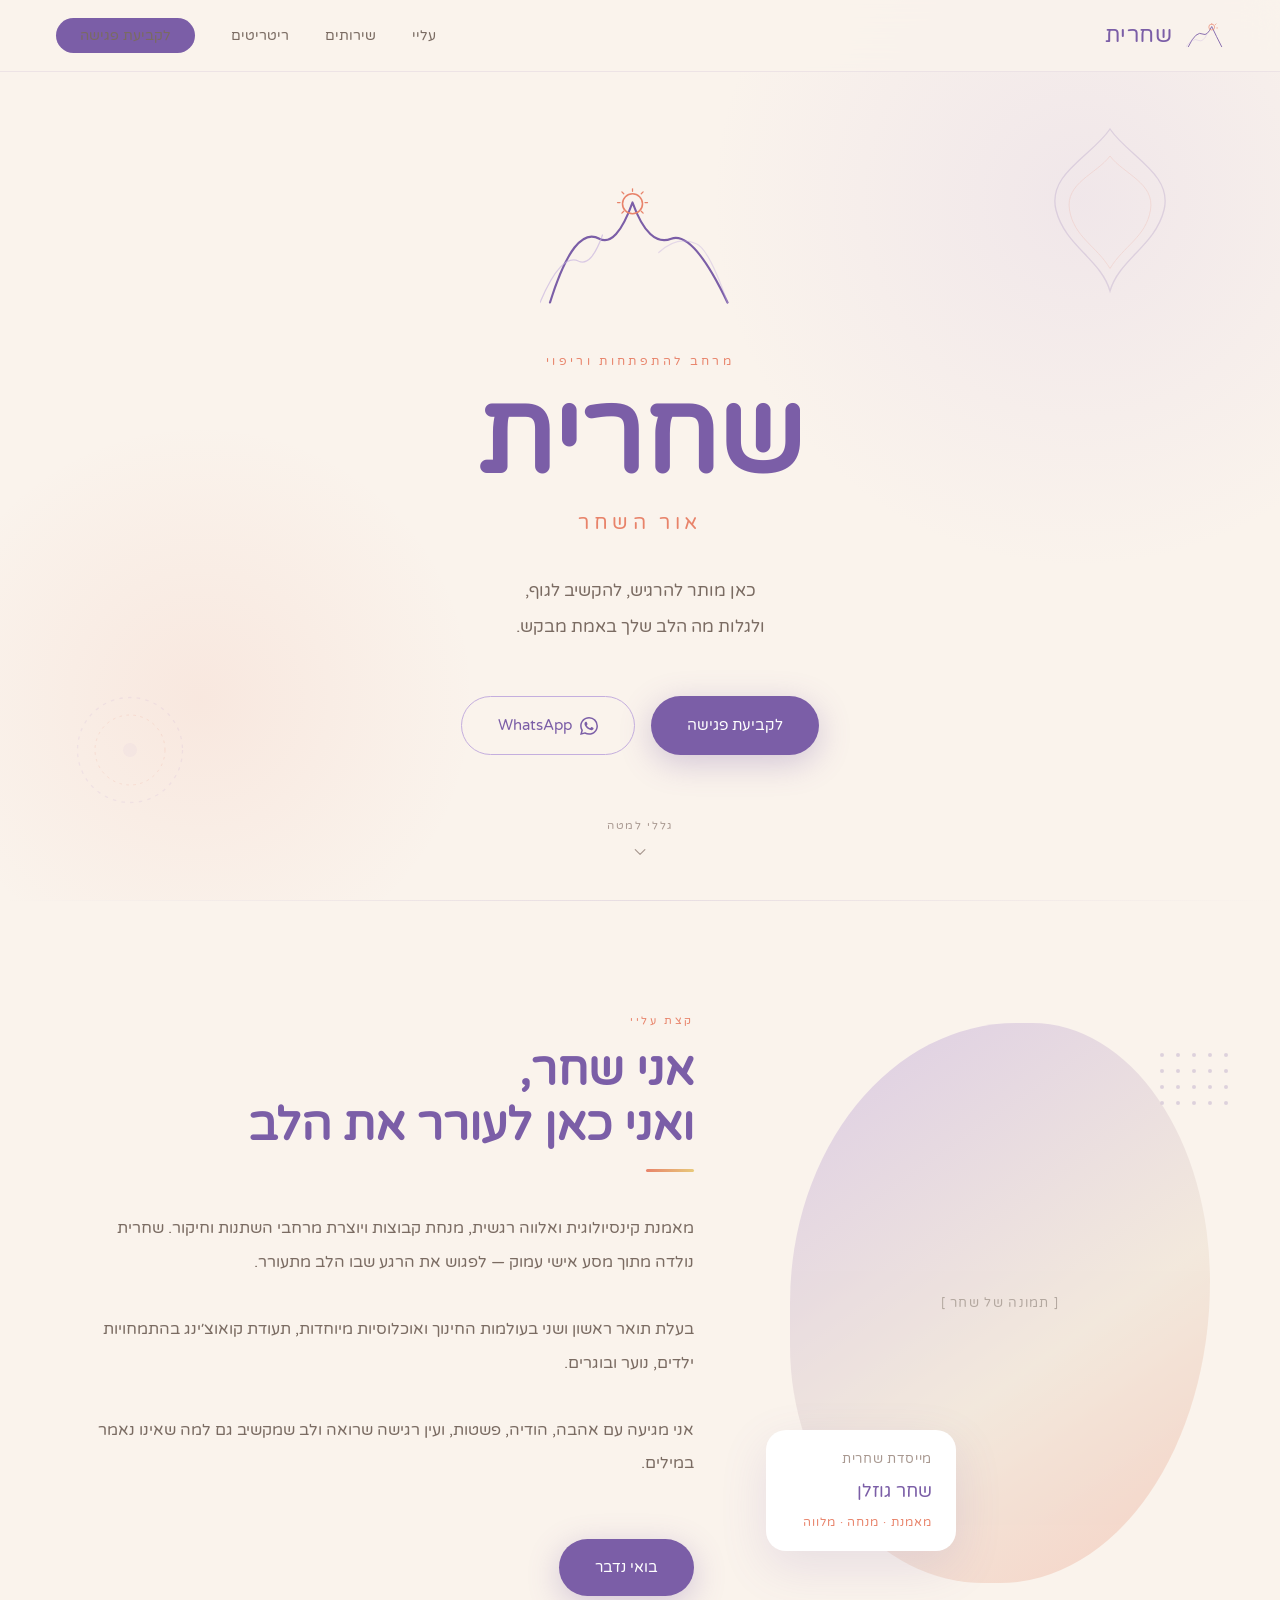
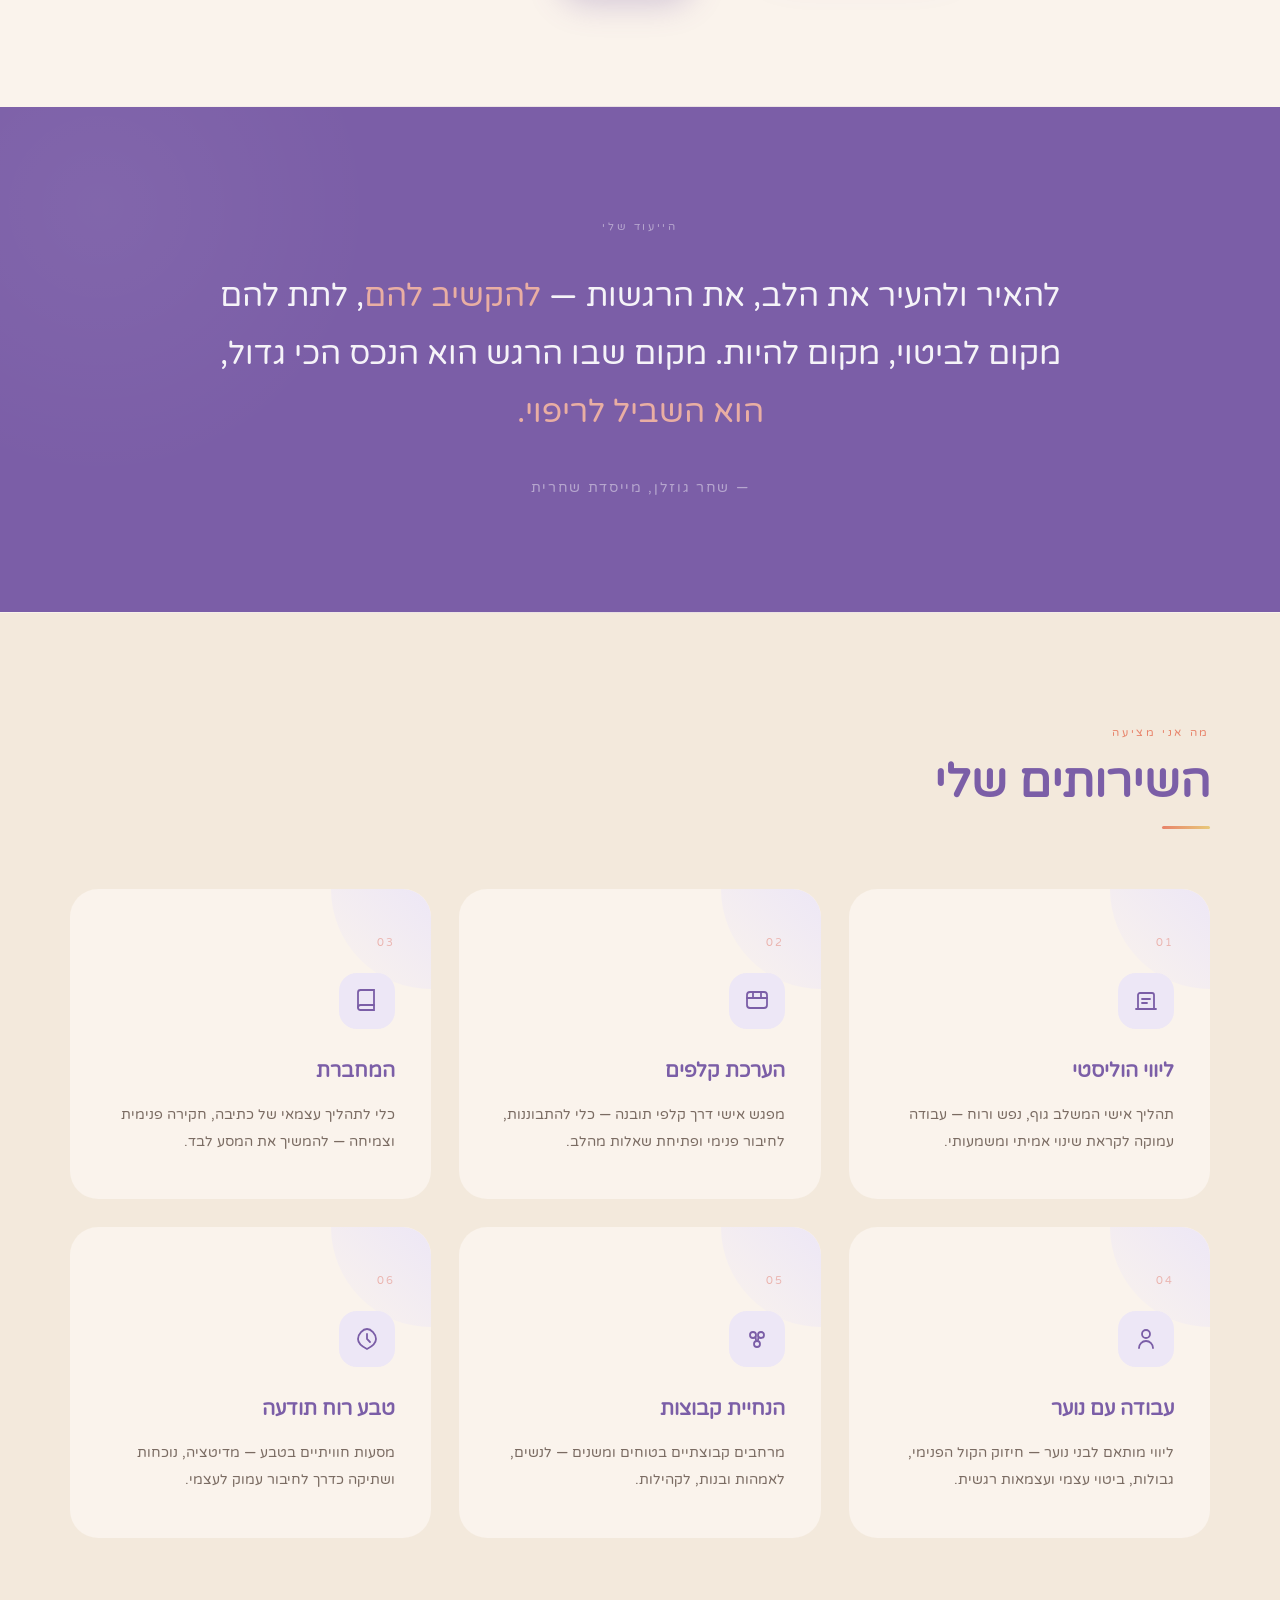
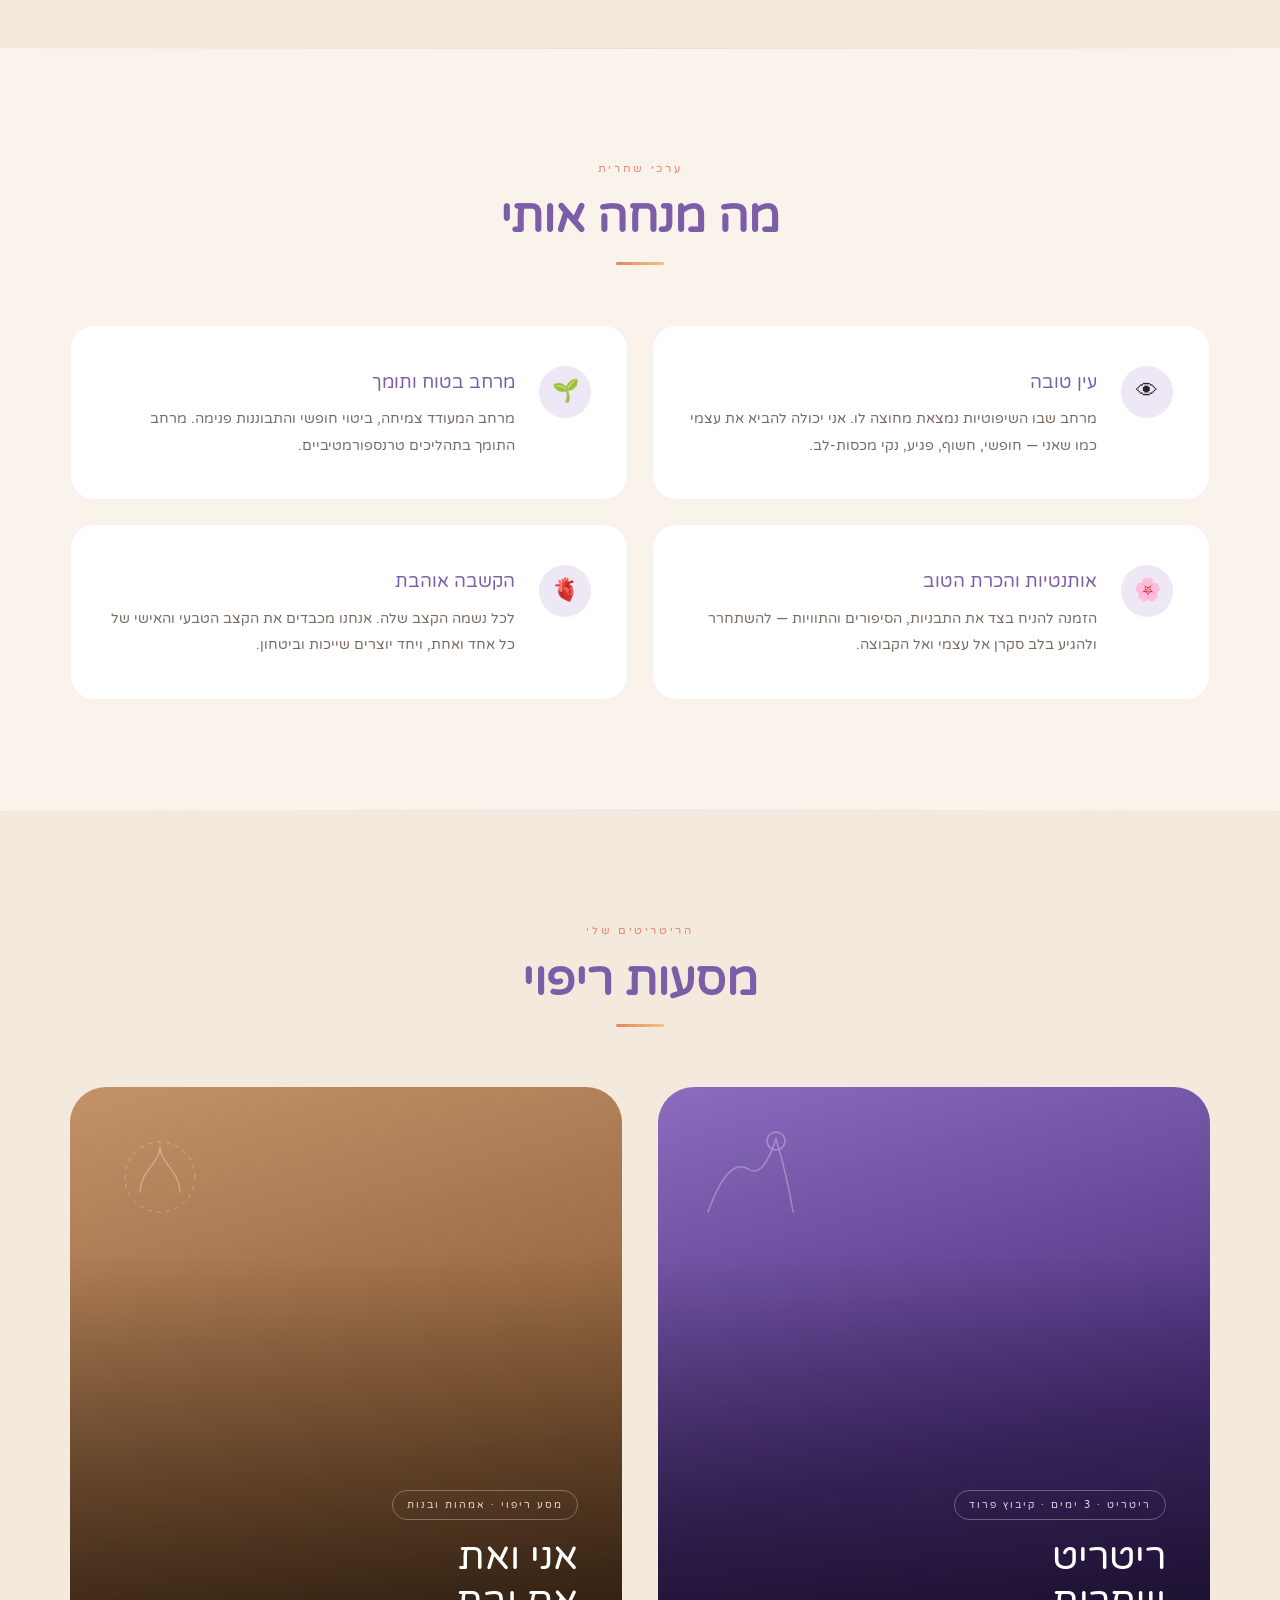
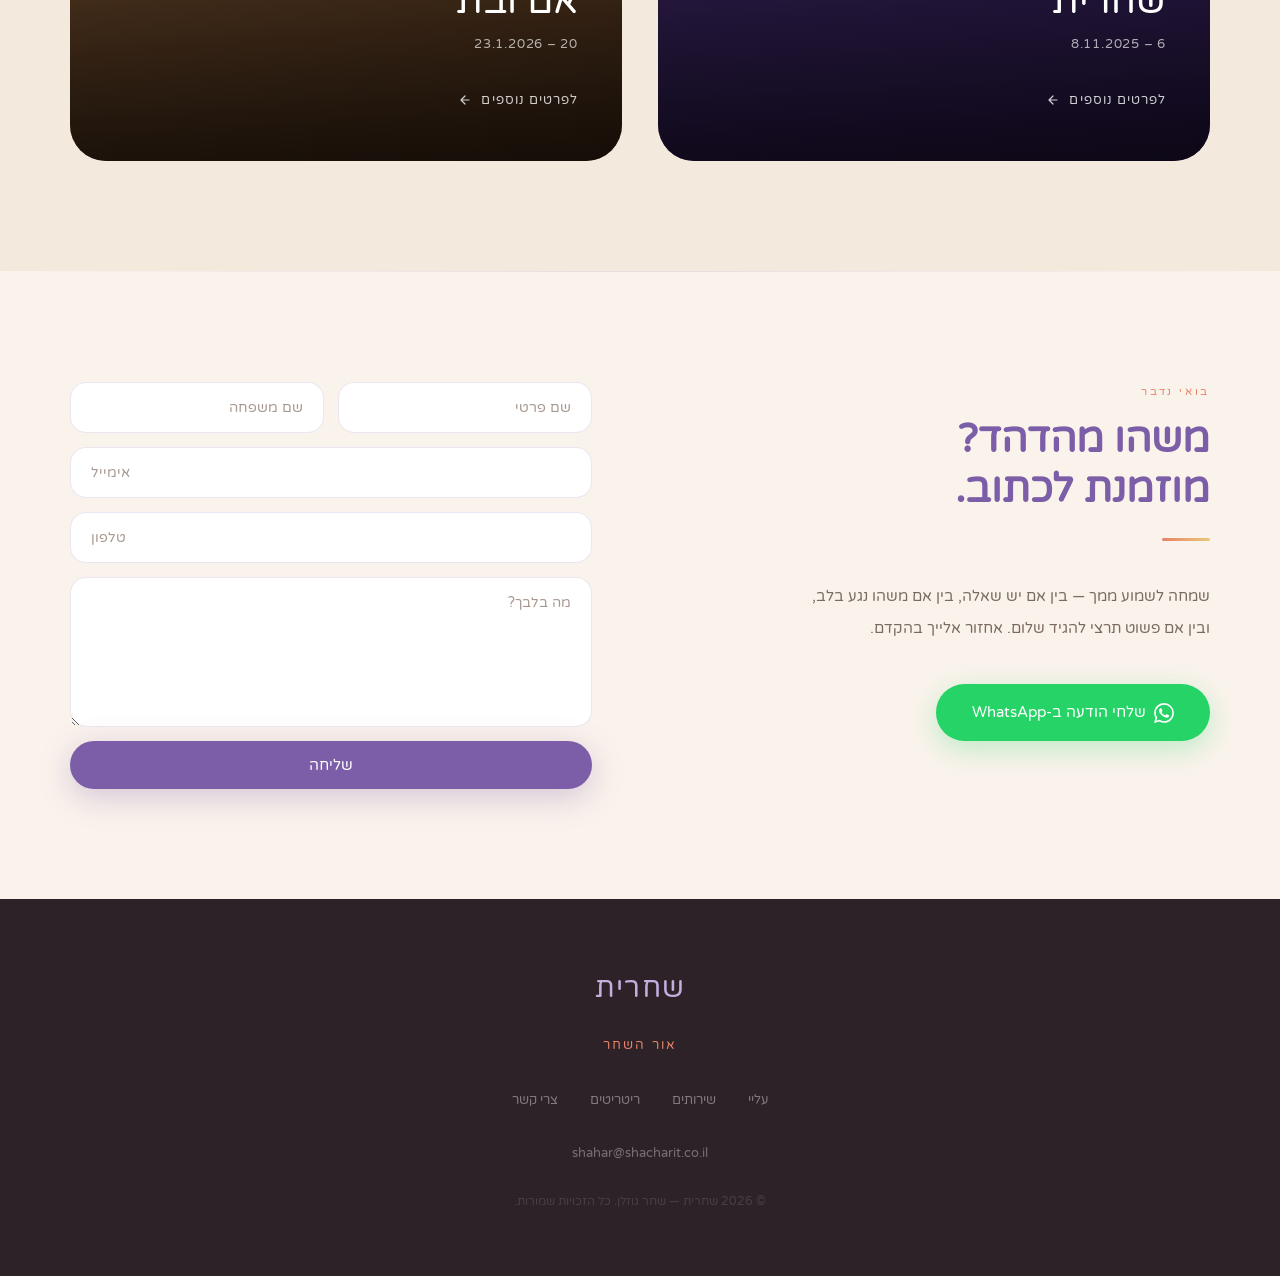
<file: index.html>
<!DOCTYPE html>
<html lang="he" dir="rtl">
<head>
  <meta charset="UTF-8">
  <meta name="viewport" content="width=device-width, initial-scale=1.0">
  <title>שחרית — שחר גוזלן</title>
  <meta name="description" content="שחרית — מרחב להתפתחות אישית, ריפוי ומפגש עם הלב. שחר גוזלן, מאמנת קינסיולוגית ומנחת קבוצות.">
  <link rel="preconnect" href="https://fonts.googleapis.com">
  <link href="https://fonts.googleapis.com/css2?family=Varela+Round&display=swap" rel="stylesheet">
  <link rel="stylesheet" href="css/style.css">
</head>
<body>

<nav class="nav" id="nav">
  <a class="nav__brand" href="#home">
    <svg width="38" height="30" viewBox="0 -8 130 93" fill="none" aria-hidden="true">
      <path d="M8 75 Q35 18 58 32 Q72 40 88 6 Q104 40 122 75" stroke="#7B5EA7" stroke-width="3" fill="none" stroke-linecap="round" stroke-linejoin="round"/>
      <path d="M0 75 Q22 42 44 54 Q58 61 72 32" stroke="#C4AEDE" stroke-width="2" fill="none" stroke-linecap="round" opacity="0.55"/>
      <circle cx="88" cy="8" r="10" fill="none" stroke="#E8836A" stroke-width="2.2"/>
      <line x1="88" y1="-4" x2="88" y2="-1" stroke="#E8836A" stroke-width="2" stroke-linecap="round"/>
      <line x1="100" y1="0" x2="103" y2="-3" stroke="#E8836A" stroke-width="2" stroke-linecap="round"/>
      <line x1="105" y1="11" x2="108" y2="11" stroke="#E8836A" stroke-width="2" stroke-linecap="round"/>
    </svg>
    <span class="nav__brand-name">שחרית</span>
  </a>
  <button class="nav__hamburger" id="navHamburger" aria-label="תפריט" aria-expanded="false" aria-controls="navLinks">
    <span></span><span></span><span></span>
  </button>
  <ul class="nav__links" id="navLinks">
    <li><a href="#about">עליי</a></li>
    <li><a href="#services">שירותים</a></li>
    <li><a href="#retreats">ריטריטים</a></li>
    <li><a href="#contact" class="nav__cta">לקביעת פגישה</a></li>
  </ul>
</nav>

<!-- HERO -->
<section class="hero" id="home">
  <svg class="hero__deco hero__deco--tl" viewBox="0 0 200 200" fill="none" aria-hidden="true">
    <path d="M100 10 C120 40, 170 60, 160 100 C150 140, 110 155, 100 190 C90 155, 50 140, 40 100 C30 60, 80 40, 100 10Z" stroke="#7B5EA7" stroke-width="1.5" fill="none"/>
    <path d="M100 40 C115 60, 150 70, 145 100 C140 130, 115 140, 100 165 C85 140, 60 130, 55 100 C50 70, 85 60, 100 40Z" stroke="#E8836A" stroke-width="1" fill="none"/>
  </svg>
  <svg class="hero__deco hero__deco--br" viewBox="0 0 160 160" fill="none" aria-hidden="true">
    <circle cx="80" cy="80" r="60" stroke="#C4AEDE" stroke-width="1.5" stroke-dasharray="4 6"/>
    <circle cx="80" cy="80" r="40" stroke="#E8836A" stroke-width="1" stroke-dasharray="3 5"/>
    <circle cx="80" cy="80" r="8" fill="#C4AEDE" opacity="0.5"/>
  </svg>

  <div class="hero__content">
    <svg class="hero__logo" viewBox="0 -8 320 208" fill="none" aria-label="לוגו שחרית">
      <path d="M16 180 Q55 55 95 78 Q122 92 148 20 Q174 92 210 78 Q245 65 300 180" stroke="#7B5EA7" stroke-width="3.5" fill="none" stroke-linecap="round" stroke-linejoin="round"/>
      <path d="M0 180 Q34 100 62 114 Q82 123 100 72" stroke="#C4AEDE" stroke-width="2" fill="none" stroke-linecap="round" opacity="0.6"/>
      <path d="M190 100 Q220 72 250 86 Q270 94 300 180" stroke="#C4AEDE" stroke-width="2" fill="none" stroke-linecap="round" opacity="0.4"/>
      <circle cx="148" cy="22" r="16" fill="none" stroke="#E8836A" stroke-width="2.5"/>
      <line x1="148" y1="2" x2="148" y2="-2" stroke="#E8836A" stroke-width="2" stroke-linecap="round"/>
      <line x1="162" y1="6" x2="165" y2="3" stroke="#E8836A" stroke-width="2" stroke-linecap="round"/>
      <line x1="168" y1="20" x2="172" y2="20" stroke="#E8836A" stroke-width="2" stroke-linecap="round"/>
      <line x1="162" y1="34" x2="165" y2="37" stroke="#E8836A" stroke-width="2" stroke-linecap="round"/>
      <line x1="134" y1="6" x2="131" y2="3" stroke="#E8836A" stroke-width="2" stroke-linecap="round"/>
      <line x1="128" y1="20" x2="124" y2="20" stroke="#E8836A" stroke-width="2" stroke-linecap="round"/>
      <line x1="134" y1="34" x2="131" y2="37" stroke="#E8836A" stroke-width="2" stroke-linecap="round"/>
    </svg>
    <p class="hero__eyebrow">מרחב להתפתחות וריפוי</p>
    <h1 class="hero__title">שחרית</h1>
    <p class="hero__sub">אור השחר</p>
    <p class="hero__tagline">
      כאן מותר להרגיש, להקשיב לגוף,<br>
      ולגלות מה הלב שלך באמת מבקש.
    </p>
    <div class="hero__actions">
      <a href="#contact" class="btn btn--primary">לקביעת פגישה</a>
      <a href="https://wa.me/972500000000" class="btn btn--outline" target="_blank" rel="noopener">
        <svg width="18" height="18" viewBox="0 0 24 24" fill="currentColor" aria-hidden="true"><path d="M17.472 14.382c-.297-.149-1.758-.867-2.03-.967-.273-.099-.471-.148-.67.15-.197.297-.767.966-.94 1.164-.173.199-.347.223-.644.075-.297-.15-1.255-.463-2.39-1.475-.883-.788-1.48-1.761-1.653-2.059-.173-.297-.018-.458.13-.606.134-.133.298-.347.446-.52.149-.174.198-.298.298-.497.099-.198.05-.371-.025-.52-.075-.149-.669-1.612-.916-2.207-.242-.579-.487-.5-.669-.51-.173-.008-.371-.01-.57-.01-.198 0-.52.074-.792.372-.272.297-1.04 1.016-1.04 2.479 0 1.462 1.065 2.875 1.213 3.074.149.198 2.096 3.2 5.077 4.487.709.306 1.262.489 1.694.625.712.227 1.36.195 1.871.118.571-.085 1.758-.719 2.006-1.413.248-.694.248-1.289.173-1.413-.074-.124-.272-.198-.57-.347m-5.421 7.403h-.004a9.87 9.87 0 01-5.031-1.378l-.361-.214-3.741.982.998-3.648-.235-.374a9.86 9.86 0 01-1.51-5.26c.001-5.45 4.436-9.884 9.888-9.884 2.64 0 5.122 1.03 6.988 2.898a9.825 9.825 0 012.893 6.994c-.003 5.45-4.437 9.884-9.885 9.884m8.413-18.297A11.815 11.815 0 0012.05 0C5.495 0 .16 5.335.157 11.892c0 2.096.547 4.142 1.588 5.945L.057 24l6.305-1.654a11.882 11.882 0 005.683 1.448h.005c6.554 0 11.89-5.335 11.893-11.893a11.821 11.821 0 00-3.48-8.413z"/></svg>
        WhatsApp
      </a>
    </div>
  </div>

  <div class="hero__scroll" aria-hidden="true">
    <span>גללי למטה</span>
    <svg width="16" height="16" viewBox="0 0 20 20" fill="none"><path d="M4 7l6 6 6-6" stroke="currentColor" stroke-width="1.5" stroke-linecap="round" stroke-linejoin="round"/></svg>
  </div>
</section>
<div class="sep"></div>

<!-- ABOUT -->
<section class="sec" id="about">
  <div class="sec-inner">
    <div class="about__grid">

      <div class="about__img-wrap">
        <svg class="about__dots" width="80" height="80" viewBox="0 0 80 80" aria-hidden="true">
          <g fill="#7B5EA7">
            <circle cx="8"  cy="8"  r="2"/><circle cx="24" cy="8"  r="2"/><circle cx="40" cy="8"  r="2"/><circle cx="56" cy="8"  r="2"/><circle cx="72" cy="8"  r="2"/>
            <circle cx="8"  cy="24" r="2"/><circle cx="24" cy="24" r="2"/><circle cx="40" cy="24" r="2"/><circle cx="56" cy="24" r="2"/><circle cx="72" cy="24" r="2"/>
            <circle cx="8"  cy="40" r="2"/><circle cx="24" cy="40" r="2"/><circle cx="40" cy="40" r="2"/><circle cx="56" cy="40" r="2"/><circle cx="72" cy="40" r="2"/>
            <circle cx="8"  cy="56" r="2"/><circle cx="24" cy="56" r="2"/><circle cx="40" cy="56" r="2"/><circle cx="56" cy="56" r="2"/><circle cx="72" cy="56" r="2"/>
          </g>
        </svg>
        <!-- Replace div with <img class="about__img" src="assets/images/shahar.jpg" alt="שחר גוזלן"> when photo is ready -->
        <div class="about__img-placeholder">[ תמונה של שחר ]</div>
        <div class="about__badge">
          <div class="about__badge-label">מייסדת שחרית</div>
          <div class="about__badge-name">שחר גוזלן</div>
          <div class="about__badge-role">מאמנת · מנחה · מלווה</div>
        </div>
      </div>

      <div>
        <span class="sec-eyebrow">קצת עליי</span>
        <h2 class="sec-title">אני שחר,<br>ואני כאן לעורר את הלב</h2>
        <div class="bar"></div>
        <p class="sec-body">
          מאמנת קינסיולוגית ואלווה רגשית, מנחת קבוצות ויוצרת מרחבי השתנות וחיקור.
          שחרית נולדה מתוך מסע אישי עמוק — לפגוש את הרגע שבו הלב מתעורר.
          <br><br>
          בעלת תואר ראשון ושני בעולמות החינוך ואוכלוסיות מיוחדות, תעודת קואוצ׳ינג בהתמחויות ילדים, נוער ובוגרים.
          <br><br>
          אני מגיעה עם אהבה, הודיה, פשטות, ועין רגישה שרואה ולב שמקשיב גם למה שאינו נאמר במילים.
        </p>
        <br><br>
        <a href="#contact" class="btn btn--primary">בואי נדבר</a>
      </div>

    </div>
  </div>
</section>
<div class="sep"></div>

<!-- PHILOSOPHY -->
<section class="sec philosophy" id="philosophy">
  <div class="philosophy__inner">
    <span class="philosophy__eyebrow">הייעוד שלי</span>
    <p class="philosophy__quote">
      להאיר ולהעיר את הלב, את הרגשות — <em>להקשיב להם</em>,
      לתת להם מקום לביטוי, מקום להיות.
      מקום שבו הרגש הוא הנכס הכי גדול,
      <em>הוא השביל לריפוי.</em>
    </p>
    <span class="philosophy__author">— שחר גוזלן, מייסדת שחרית</span>
  </div>
</section>
<div class="sep"></div>

<!-- SERVICES -->
<section class="sec services" id="services">
  <div class="sec-inner">
    <span class="sec-eyebrow">מה אני מציעה</span>
    <h2 class="sec-title">השירותים שלי</h2>
    <div class="bar"></div>
    <div class="services__grid">

      <article class="service-card">
        <div class="service-card__num">01</div>
        <div class="service-card__icon">
          <svg viewBox="0 0 26 26" fill="none" stroke="#7B5EA7" stroke-width="1.8" stroke-linecap="round" aria-hidden="true">
            <path d="M5 21V7a2 2 0 012-2h12a2 2 0 012 2v14"/><path d="M3 21h20"/><line x1="9" y1="11" x2="17" y2="11"/><line x1="9" y1="15" x2="14" y2="15"/>
          </svg>
        </div>
        <h3 class="service-card__title">ליווי הוליסטי</h3>
        <p class="service-card__desc">תהליך אישי המשלב גוף, נפש ורוח — עבודה עמוקה לקראת שינוי אמיתי ומשמעותי.</p>
      </article>

      <article class="service-card">
        <div class="service-card__num">02</div>
        <div class="service-card__icon">
          <svg viewBox="0 0 26 26" fill="none" stroke="#7B5EA7" stroke-width="1.8" stroke-linecap="round" aria-hidden="true">
            <rect x="3" y="4" width="20" height="16" rx="3"/>
            <line x1="3" y1="10" x2="23" y2="10"/>
            <line x1="9" y1="4" x2="9" y2="10"/>
            <line x1="17" y1="4" x2="17" y2="10"/>
          </svg>
        </div>
        <h3 class="service-card__title">הערכת קלפים</h3>
        <p class="service-card__desc">מפגש אישי דרך קלפי תובנה — כלי להתבוננות, לחיבור פנימי ופתיחת שאלות מהלב.</p>
      </article>

      <article class="service-card">
        <div class="service-card__num">03</div>
        <div class="service-card__icon">
          <svg viewBox="0 0 26 26" fill="none" stroke="#7B5EA7" stroke-width="1.8" stroke-linecap="round" aria-hidden="true">
            <path d="M4 19.5A2.5 2.5 0 016.5 17H20"/><path d="M6.5 2H20v20H6.5A2.5 2.5 0 014 19.5v-15A2.5 2.5 0 016.5 2z"/>
          </svg>
        </div>
        <h3 class="service-card__title">המחברת</h3>
        <p class="service-card__desc">כלי לתהליך עצמאי של כתיבה, חקירה פנימית וצמיחה — להמשיך את המסע לבד.</p>
      </article>

      <article class="service-card">
        <div class="service-card__num">04</div>
        <div class="service-card__icon">
          <svg viewBox="0 0 26 26" fill="none" stroke="#7B5EA7" stroke-width="1.8" stroke-linecap="round" aria-hidden="true">
            <circle cx="13" cy="8" r="4"/><path d="M6 22c0-3.9 3.1-7 7-7s7 3.1 7 7"/>
          </svg>
        </div>
        <h3 class="service-card__title">עבודה עם נוער</h3>
        <p class="service-card__desc">ליווי מותאם לבני נוער — חיזוק הקול הפנימי, גבולות, ביטוי עצמי ועצמאות רגשית.</p>
      </article>

      <article class="service-card">
        <div class="service-card__num">05</div>
        <div class="service-card__icon">
          <svg viewBox="0 0 26 26" fill="none" stroke="#7B5EA7" stroke-width="1.8" stroke-linecap="round" aria-hidden="true">
            <circle cx="9" cy="9" r="3"/><circle cx="17" cy="9" r="3"/><circle cx="13" cy="18" r="3"/>
            <line x1="11.5" y1="11" x2="12.2" y2="15.2"/><line x1="14.5" y1="11" x2="13.8" y2="15.2"/>
          </svg>
        </div>
        <h3 class="service-card__title">הנחיית קבוצות</h3>
        <p class="service-card__desc">מרחבים קבוצתיים בטוחים ומשנים — לנשים, לאמהות ובנות, לקהילות.</p>
      </article>

      <article class="service-card">
        <div class="service-card__num">06</div>
        <div class="service-card__icon">
          <svg viewBox="0 0 26 26" fill="none" stroke="#7B5EA7" stroke-width="1.8" stroke-linecap="round" aria-hidden="true">
            <path d="M13 3C9 3 4 8 4 13c0 4 3 7 9 10 6-3 9-6 9-10 0-5-5-10-9-10z"/>
            <path d="M13 8v5l3 3"/>
          </svg>
        </div>
        <h3 class="service-card__title">טבע רוח תודעה</h3>
        <p class="service-card__desc">מסעות חוויתיים בטבע — מדיטציה, נוכחות ושתיקה כדרך לחיבור עמוק לעצמי.</p>
      </article>

    </div>
  </div>
</section>
<div class="sep"></div>

<!-- VALUES -->
<section class="sec" id="values">
  <div class="sec-inner">
    <span class="sec-eyebrow" style="text-align:center;display:block;">ערכי שחרית</span>
    <h2 class="sec-title sec-title--center">מה מנחה אותי</h2>
    <div class="bar bar--center"></div>
    <div class="values__grid">

      <div class="value-card">
        <div class="value-card__icon" aria-hidden="true">👁</div>
        <div>
          <div class="value-card__title">עין טובה</div>
          <p class="value-card__desc">מרחב שבו השיפוטיות נמצאת מחוצה לו. אני יכולה להביא את עצמי כמו שאני — חופשי, חשוף, פגיע, נקי מכסות-לב.</p>
        </div>
      </div>

      <div class="value-card">
        <div class="value-card__icon" aria-hidden="true">🌱</div>
        <div>
          <div class="value-card__title">מרחב בטוח ותומך</div>
          <p class="value-card__desc">מרחב המעודד צמיחה, ביטוי חופשי והתבוננות פנימה. מרחב התומך בתהליכים טרנספורמטיביים.</p>
        </div>
      </div>

      <div class="value-card">
        <div class="value-card__icon" aria-hidden="true">🌸</div>
        <div>
          <div class="value-card__title">אותנטיות והכרת הטוב</div>
          <p class="value-card__desc">הזמנה להניח בצד את התבניות, הסיפורים והתוויות — להשתחרר ולהגיע בלב סקרן אל עצמי ואל הקבוצה.</p>
        </div>
      </div>

      <div class="value-card">
        <div class="value-card__icon" aria-hidden="true">🫀</div>
        <div>
          <div class="value-card__title">הקשבה אוהבת</div>
          <p class="value-card__desc">לכל נשמה הקצב שלה. אנחנו מכבדים את הקצב הטבעי והאישי של כל אחד ואחת, ויחד יוצרים שייכות וביטחון.</p>
        </div>
      </div>

    </div>
  </div>
</section>
<div class="sep"></div>

<!-- RETREATS -->
<section class="sec retreats" id="retreats">
  <div class="sec-inner">
    <span class="sec-eyebrow" style="text-align:center;display:block;">הריטריטים שלי</span>
    <h2 class="sec-title sec-title--center">מסעות ריפוי</h2>
    <div class="bar bar--center"></div>
    <div class="retreats__grid">

      <a class="retreat-card" href="retreat-shacharit.html">
        <div class="retreat-card__bg retreat-card__bg--purple"></div>
        <div class="retreat-card__gradient"></div>
        <svg class="retreat-card__deco" width="100" height="100" viewBox="0 0 100 100" fill="none" aria-hidden="true">
          <path d="M10 85 Q30 30 50 42 Q65 52 78 12 Q90 52 95 85" stroke="white" stroke-width="1.5" fill="none" stroke-linecap="round"/>
          <circle cx="78" cy="14" r="9" fill="none" stroke="white" stroke-width="1.5"/>
        </svg>
        <div class="retreat-card__content">
          <div class="retreat-card__tag">ריטריט · 3 ימים · קיבוץ פרוד</div>
          <div class="retreat-card__title">ריטריט<br>שחרית</div>
          <div class="retreat-card__date">6 – 8.11.2025</div>
          <div class="retreat-card__link">
            לפרטים נוספים
            <svg width="16" height="16" viewBox="0 0 20 20" fill="none" aria-hidden="true"><path d="M15 10H5M10 5l-5 5 5 5" stroke="white" stroke-width="1.5" stroke-linecap="round" stroke-linejoin="round"/></svg>
          </div>
        </div>
      </a>

      <a class="retreat-card" href="retreat-ani-ve-at.html">
        <div class="retreat-card__bg retreat-card__bg--earth"></div>
        <div class="retreat-card__gradient"></div>
        <svg class="retreat-card__deco" width="100" height="100" viewBox="0 0 100 100" fill="none" aria-hidden="true">
          <circle cx="50" cy="50" r="35" stroke="white" stroke-width="1" stroke-dasharray="4 5"/>
          <path d="M30 65 C30 45, 50 35, 50 20 C50 35, 70 45, 70 65" stroke="white" stroke-width="1.5" fill="none" stroke-linecap="round"/>
        </svg>
        <div class="retreat-card__content">
          <div class="retreat-card__tag">מסע ריפוי · אמהות ובנות</div>
          <div class="retreat-card__title">אני ואת<br>אם ובת</div>
          <div class="retreat-card__date">20 – 23.1.2026</div>
          <div class="retreat-card__link">
            לפרטים נוספים
            <svg width="16" height="16" viewBox="0 0 20 20" fill="none" aria-hidden="true"><path d="M15 10H5M10 5l-5 5 5 5" stroke="white" stroke-width="1.5" stroke-linecap="round" stroke-linejoin="round"/></svg>
          </div>
        </div>
      </a>

    </div>
  </div>
</section>
<div class="sep"></div>

<!-- CONTACT -->
<section class="sec" id="contact">
  <div class="sec-inner">
    <div class="contact__grid">
      <div>
        <span class="sec-eyebrow">בואי נדבר</span>
        <h2 class="contact__title">משהו מהדהד?<br>מוזמנת לכתוב.</h2>
        <div class="bar"></div>
        <p class="contact__body">
          שמחה לשמוע ממך — בין אם יש שאלה, בין אם משהו נגע בלב,
          ובין אם פשוט תרצי להגיד שלום. אחזור אלייך בהקדם.
        </p>
        <a href="https://wa.me/972500000000" class="btn btn--whatsapp" target="_blank" rel="noopener">
          <svg width="20" height="20" viewBox="0 0 24 24" fill="white" aria-hidden="true"><path d="M17.472 14.382c-.297-.149-1.758-.867-2.03-.967-.273-.099-.471-.148-.67.15-.197.297-.767.966-.94 1.164-.173.199-.347.223-.644.075-.297-.15-1.255-.463-2.39-1.475-.883-.788-1.48-1.761-1.653-2.059-.173-.297-.018-.458.13-.606.134-.133.298-.347.446-.52.149-.174.198-.298.298-.497.099-.198.05-.371-.025-.52-.075-.149-.669-1.612-.916-2.207-.242-.579-.487-.5-.669-.51-.173-.008-.371-.01-.57-.01-.198 0-.52.074-.792.372-.272.297-1.04 1.016-1.04 2.479 0 1.462 1.065 2.875 1.213 3.074.149.198 2.096 3.2 5.077 4.487.709.306 1.262.489 1.694.625.712.227 1.36.195 1.871.118.571-.085 1.758-.719 2.006-1.413.248-.694.248-1.289.173-1.413-.074-.124-.272-.198-.57-.347m-5.421 7.403h-.004a9.87 9.87 0 01-5.031-1.378l-.361-.214-3.741.982.998-3.648-.235-.374a9.86 9.86 0 01-1.51-5.26c.001-5.45 4.436-9.884 9.888-9.884 2.64 0 5.122 1.03 6.988 2.898a9.825 9.825 0 012.893 6.994c-.003 5.45-4.437 9.884-9.885 9.884m8.413-18.297A11.815 11.815 0 0012.05 0C5.495 0 .16 5.335.157 11.892c0 2.096.547 4.142 1.588 5.945L.057 24l6.305-1.654a11.882 11.882 0 005.683 1.448h.005c6.554 0 11.89-5.335 11.893-11.893a11.821 11.821 0 00-3.48-8.413z"/></svg>
          שלחי הודעה ב-WhatsApp
        </a>
      </div>

      <form class="contact__form" id="contactForm" novalidate>
        <div class="contact__form-row">
          <input class="input" type="text" name="firstName" placeholder="שם פרטי" required>
          <input class="input" type="text" name="lastName" placeholder="שם משפחה" required>
        </div>
        <input class="input" type="email" name="email" placeholder="אימייל" dir="ltr" style="text-align:left;" required>
        <input class="input" type="tel" name="phone" placeholder="טלפון" dir="ltr" style="text-align:left;">
        <textarea class="input" name="message" placeholder="מה בלבך?" required></textarea>
        <button type="submit" class="btn btn--primary" style="justify-content:center;">שליחה</button>
        <div class="form-success" id="formSuccess">תודה! קיבלתי את הפנייה שלך ואחזור אלייך בהקדם 🌸</div>
      </form>
    </div>
  </div>
</section>

<!-- FOOTER -->
<footer class="footer">
  <span class="footer__logo">שחרית</span>
  <p class="footer__tagline">אור השחר</p>
  <ul class="footer__links">
    <li><a href="#about">עליי</a></li>
    <li><a href="#services">שירותים</a></li>
    <li><a href="#retreats">ריטריטים</a></li>
    <li><a href="#contact">צרי קשר</a></li>
  </ul>
  <a href="mailto:shahar@shacharit.co.il" class="footer__email">shahar@shacharit.co.il</a>
  <p class="footer__copy">© 2026 שחרית — שחר גוזלן. כל הזכויות שמורות.</p>
</footer>

<script src="js/main.js"></script>
</body>
</html>
</file>
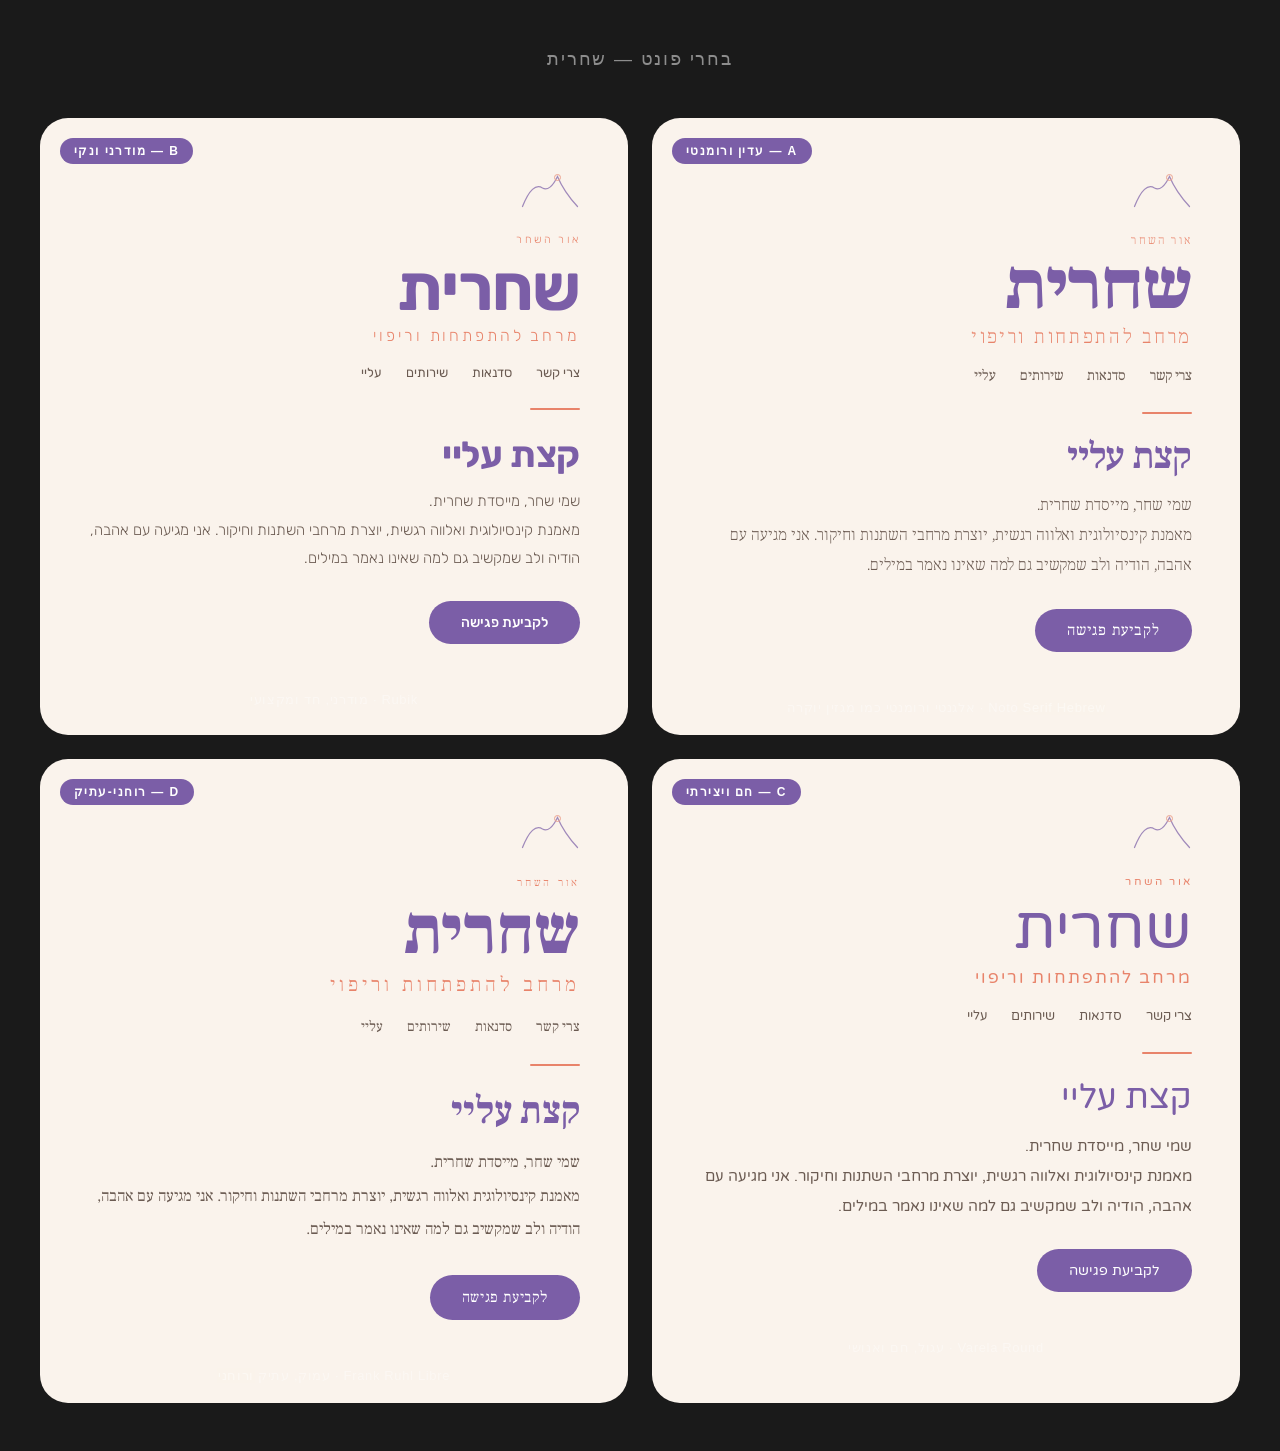
<file: fonts.html>
<!DOCTYPE html>
<html lang="he" dir="rtl">
<head>
<meta charset="UTF-8">
<meta name="viewport" content="width=device-width, initial-scale=1.0">
<title>השוואת פונטים — שחרית</title>
<link rel="preconnect" href="https://fonts.googleapis.com">
<link href="https://fonts.googleapis.com/css2?family=Noto+Serif+Hebrew:wght@300;400;700;900&family=Assistant:wght@300;400;600;700&family=Varela+Round&family=Frank+Ruhl+Libre:wght@300;400;700;900&family=Rubik:wght@300;400;500;700&family=Alef:wght@400;700&display=swap" rel="stylesheet">
<style>
  *, *::before, *::after { box-sizing: border-box; margin: 0; padding: 0; }

  :root {
    --cream: #FAF3EC;
    --cream2: #F2E8DC;
    --purple: #7B5EA7;
    --purple-light: #B39DD0;
    --coral: #E8836A;
    --text: #2D2D2D;
    --text-soft: #6B5B52;
  }

  body {
    background: #1a1a1a;
    color: var(--text);
    padding: 48px 24px;
  }

  h1 {
    text-align: center;
    color: white;
    font-family: sans-serif;
    font-size: 18px;
    font-weight: 400;
    letter-spacing: 0.1em;
    margin-bottom: 48px;
    opacity: 0.5;
  }

  .grid {
    display: grid;
    grid-template-columns: 1fr 1fr;
    gap: 24px;
    max-width: 1200px;
    margin: 0 auto;
  }

  .option {
    background: var(--cream);
    border-radius: 28px;
    overflow: hidden;
    position: relative;
  }

  .option-label {
    position: absolute;
    top: 20px;
    left: 20px;
    background: var(--purple);
    color: white;
    font-family: sans-serif;
    font-size: 12px;
    font-weight: 600;
    letter-spacing: 0.12em;
    padding: 6px 14px;
    border-radius: 50px;
  }

  .option-inner {
    padding: 56px 48px 48px;
  }

  /* ── OPTION A: Noto Serif Hebrew — עדין ורומנטי ── */
  .font-a { font-family: 'Noto Serif Hebrew', serif; }
  .font-a .tag { font-family: 'Noto Serif Hebrew', serif; font-weight: 300; font-size: 11px; letter-spacing: 0.2em; color: var(--coral); text-transform: uppercase; margin-bottom: 10px; }
  .font-a .brand { font-size: 64px; font-weight: 900; color: var(--purple); line-height: 1; margin-bottom: 6px; }
  .font-a .sub { font-size: 18px; font-weight: 300; color: var(--coral); letter-spacing: 0.15em; margin-bottom: 20px; }
  .font-a .body { font-size: 15px; font-weight: 300; line-height: 2; color: var(--text-soft); margin-bottom: 28px; }
  .font-a .nav { font-size: 13px; font-weight: 400; color: var(--text-soft); display: flex; gap: 24px; margin-bottom: 28px; flex-direction: row-reverse; justify-content: flex-end; }
  .font-a .section-title { font-size: 34px; font-weight: 700; color: var(--purple); margin-bottom: 12px; line-height: 1.2; }
  .font-a .btn { display: inline-block; padding: 13px 32px; background: var(--purple); color: white; border-radius: 50px; font-size: 14px; font-weight: 400; letter-spacing: 0.06em; font-family: 'Noto Serif Hebrew', serif; }

  /* ── OPTION B: Rubik — מודרני ונקי ── */
  .font-b { font-family: 'Rubik', sans-serif; }
  .font-b .tag { font-family: 'Rubik', sans-serif; font-weight: 300; font-size: 11px; letter-spacing: 0.2em; color: var(--coral); text-transform: uppercase; margin-bottom: 10px; }
  .font-b .brand { font-size: 64px; font-weight: 700; color: var(--purple); line-height: 1; margin-bottom: 6px; letter-spacing: -0.02em; }
  .font-b .sub { font-size: 16px; font-weight: 300; color: var(--coral); letter-spacing: 0.18em; margin-bottom: 20px; }
  .font-b .body { font-size: 15px; font-weight: 300; line-height: 1.9; color: var(--text-soft); margin-bottom: 28px; }
  .font-b .nav { font-size: 13px; font-weight: 400; color: var(--text-soft); display: flex; gap: 24px; margin-bottom: 28px; flex-direction: row-reverse; justify-content: flex-end; }
  .font-b .section-title { font-size: 36px; font-weight: 700; color: var(--purple); margin-bottom: 12px; line-height: 1.15; letter-spacing: -0.01em; }
  .font-b .btn { display: inline-block; padding: 13px 32px; background: var(--purple); color: white; border-radius: 50px; font-size: 14px; font-weight: 500; font-family: 'Rubik', sans-serif; }

  /* ── OPTION C: Varela Round — חם ויצירתי ── */
  .font-c { font-family: 'Varela Round', sans-serif; }
  .font-c .tag { font-family: 'Varela Round', sans-serif; font-size: 11px; letter-spacing: 0.2em; color: var(--coral); text-transform: uppercase; margin-bottom: 10px; }
  .font-c .brand { font-size: 60px; font-weight: 400; color: var(--purple); line-height: 1.05; margin-bottom: 6px; }
  .font-c .sub { font-size: 17px; font-weight: 400; color: var(--coral); letter-spacing: 0.12em; margin-bottom: 20px; }
  .font-c .body { font-size: 15px; font-weight: 400; line-height: 2; color: var(--text-soft); margin-bottom: 28px; }
  .font-c .nav { font-size: 13px; color: var(--text-soft); display: flex; gap: 24px; margin-bottom: 28px; flex-direction: row-reverse; justify-content: flex-end; }
  .font-c .section-title { font-size: 34px; font-weight: 400; color: var(--purple); margin-bottom: 12px; line-height: 1.2; }
  .font-c .btn { display: inline-block; padding: 13px 32px; background: var(--purple); color: white; border-radius: 50px; font-size: 14px; font-family: 'Varela Round', sans-serif; }

  /* ── OPTION D: Frank Ruhl Libre — רוחני-עתיק ── */
  .font-d { font-family: 'Frank Ruhl Libre', serif; }
  .font-d .tag { font-family: 'Frank Ruhl Libre', serif; font-weight: 300; font-size: 11px; letter-spacing: 0.25em; color: var(--coral); text-transform: uppercase; margin-bottom: 10px; }
  .font-d .brand { font-size: 68px; font-weight: 900; color: var(--purple); line-height: 0.95; margin-bottom: 8px; }
  .font-d .sub { font-size: 20px; font-weight: 300; color: var(--coral); letter-spacing: 0.2em; margin-bottom: 20px; }
  .font-d .body { font-size: 16px; font-weight: 400; line-height: 2.1; color: var(--text-soft); margin-bottom: 28px; }
  .font-d .nav { font-size: 14px; font-weight: 400; color: var(--text-soft); display: flex; gap: 24px; margin-bottom: 28px; flex-direction: row-reverse; justify-content: flex-end; }
  .font-d .section-title { font-size: 38px; font-weight: 700; color: var(--purple); margin-bottom: 12px; line-height: 1.15; }
  .font-d .btn { display: inline-block; padding: 13px 32px; background: var(--purple); color: white; border-radius: 50px; font-size: 15px; font-weight: 400; letter-spacing: 0.04em; font-family: 'Frank Ruhl Libre', serif; }

  .divider { width: 50px; height: 2px; background: var(--coral); border-radius: 2px; margin-bottom: 24px; }

  /* Mountain mini SVG */
  .mountain-mini { width: 60px; margin-bottom: 20px; opacity: 0.7; }

  .vibe-label {
    text-align: center;
    font-family: sans-serif;
    font-size: 13px;
    color: white;
    opacity: 0.4;
    padding: 0 0 20px;
    letter-spacing: 0.05em;
  }
</style>
</head>
<body>
<h1>בחרי פונט — שחרית</h1>

<div class="grid">

  <!-- A -->
  <div class="option font-a">
    <div class="option-label">A — עדין ורומנטי</div>
    <div class="option-inner">
      <svg class="mountain-mini" viewBox="0 0 120 70" fill="none"><path d="M5 65 Q25 15 45 28 Q60 36 75 5 Q88 36 115 65" stroke="#7B5EA7" stroke-width="2.5" fill="none" stroke-linecap="round"/><circle cx="75" cy="7" r="6" fill="none" stroke="#E8836A" stroke-width="2"/></svg>
      <div class="tag">אור השחר</div>
      <div class="brand">שחרית</div>
      <div class="sub">מרחב להתפתחות וריפוי</div>
      <div class="nav">
        <span>עליי</span><span>שירותים</span><span>סדנאות</span><span>צרי קשר</span>
      </div>
      <div class="divider"></div>
      <div class="section-title">קצת עליי</div>
      <div class="body">
        שמי שחר, מייסדת שחרית.<br>
        מאמנת קינסיולוגית ואלווה רגשית, יוצרת מרחבי השתנות וחיקור.
        אני מגיעה עם אהבה, הודיה ולב שמקשיב גם למה שאינו נאמר במילים.
      </div>
      <div class="btn">לקביעת פגישה</div>
    </div>
    <div class="vibe-label">Noto Serif Hebrew · אלגנטי ורומנטי כמו מגזין יוקרה</div>
  </div>

  <!-- B -->
  <div class="option font-b">
    <div class="option-label">B — מודרני ונקי</div>
    <div class="option-inner">
      <svg class="mountain-mini" viewBox="0 0 120 70" fill="none"><path d="M5 65 Q25 15 45 28 Q60 36 75 5 Q88 36 115 65" stroke="#7B5EA7" stroke-width="2.5" fill="none" stroke-linecap="round"/><circle cx="75" cy="7" r="6" fill="none" stroke="#E8836A" stroke-width="2"/></svg>
      <div class="tag">אור השחר</div>
      <div class="brand">שחרית</div>
      <div class="sub">מרחב להתפתחות וריפוי</div>
      <div class="nav">
        <span>עליי</span><span>שירותים</span><span>סדנאות</span><span>צרי קשר</span>
      </div>
      <div class="divider"></div>
      <div class="section-title">קצת עליי</div>
      <div class="body">
        שמי שחר, מייסדת שחרית.<br>
        מאמנת קינסיולוגית ואלווה רגשית, יוצרת מרחבי השתנות וחיקור.
        אני מגיעה עם אהבה, הודיה ולב שמקשיב גם למה שאינו נאמר במילים.
      </div>
      <div class="btn">לקביעת פגישה</div>
    </div>
    <div class="vibe-label">Rubik · מודרני, חד ומקצועי</div>
  </div>

  <!-- C -->
  <div class="option font-c">
    <div class="option-label">C — חם ויצירתי</div>
    <div class="option-inner">
      <svg class="mountain-mini" viewBox="0 0 120 70" fill="none"><path d="M5 65 Q25 15 45 28 Q60 36 75 5 Q88 36 115 65" stroke="#7B5EA7" stroke-width="2.5" fill="none" stroke-linecap="round"/><circle cx="75" cy="7" r="6" fill="none" stroke="#E8836A" stroke-width="2"/></svg>
      <div class="tag">אור השחר</div>
      <div class="brand">שחרית</div>
      <div class="sub">מרחב להתפתחות וריפוי</div>
      <div class="nav">
        <span>עליי</span><span>שירותים</span><span>סדנאות</span><span>צרי קשר</span>
      </div>
      <div class="divider"></div>
      <div class="section-title">קצת עליי</div>
      <div class="body">
        שמי שחר, מייסדת שחרית.<br>
        מאמנת קינסיולוגית ואלווה רגשית, יוצרת מרחבי השתנות וחיקור.
        אני מגיעה עם אהבה, הודיה ולב שמקשיב גם למה שאינו נאמר במילים.
      </div>
      <div class="btn">לקביעת פגישה</div>
    </div>
    <div class="vibe-label">Varela Round · עגול, חם ואנושי</div>
  </div>

  <!-- D -->
  <div class="option font-d">
    <div class="option-label">D — רוחני-עתיק</div>
    <div class="option-inner">
      <svg class="mountain-mini" viewBox="0 0 120 70" fill="none"><path d="M5 65 Q25 15 45 28 Q60 36 75 5 Q88 36 115 65" stroke="#7B5EA7" stroke-width="2.5" fill="none" stroke-linecap="round"/><circle cx="75" cy="7" r="6" fill="none" stroke="#E8836A" stroke-width="2"/></svg>
      <div class="tag">אור השחר</div>
      <div class="brand">שחרית</div>
      <div class="sub">מרחב להתפתחות וריפוי</div>
      <div class="nav">
        <span>עליי</span><span>שירותים</span><span>סדנאות</span><span>צרי קשר</span>
      </div>
      <div class="divider"></div>
      <div class="section-title">קצת עליי</div>
      <div class="body">
        שמי שחר, מייסדת שחרית.<br>
        מאמנת קינסיולוגית ואלווה רגשית, יוצרת מרחבי השתנות וחיקור.
        אני מגיעה עם אהבה, הודיה ולב שמקשיב גם למה שאינו נאמר במילים.
      </div>
      <div class="btn">לקביעת פגישה</div>
    </div>
    <div class="vibe-label">Frank Ruhl Libre · עמוק, עתיק ורוחני</div>
  </div>

</div>

</body>
</html>
</file>
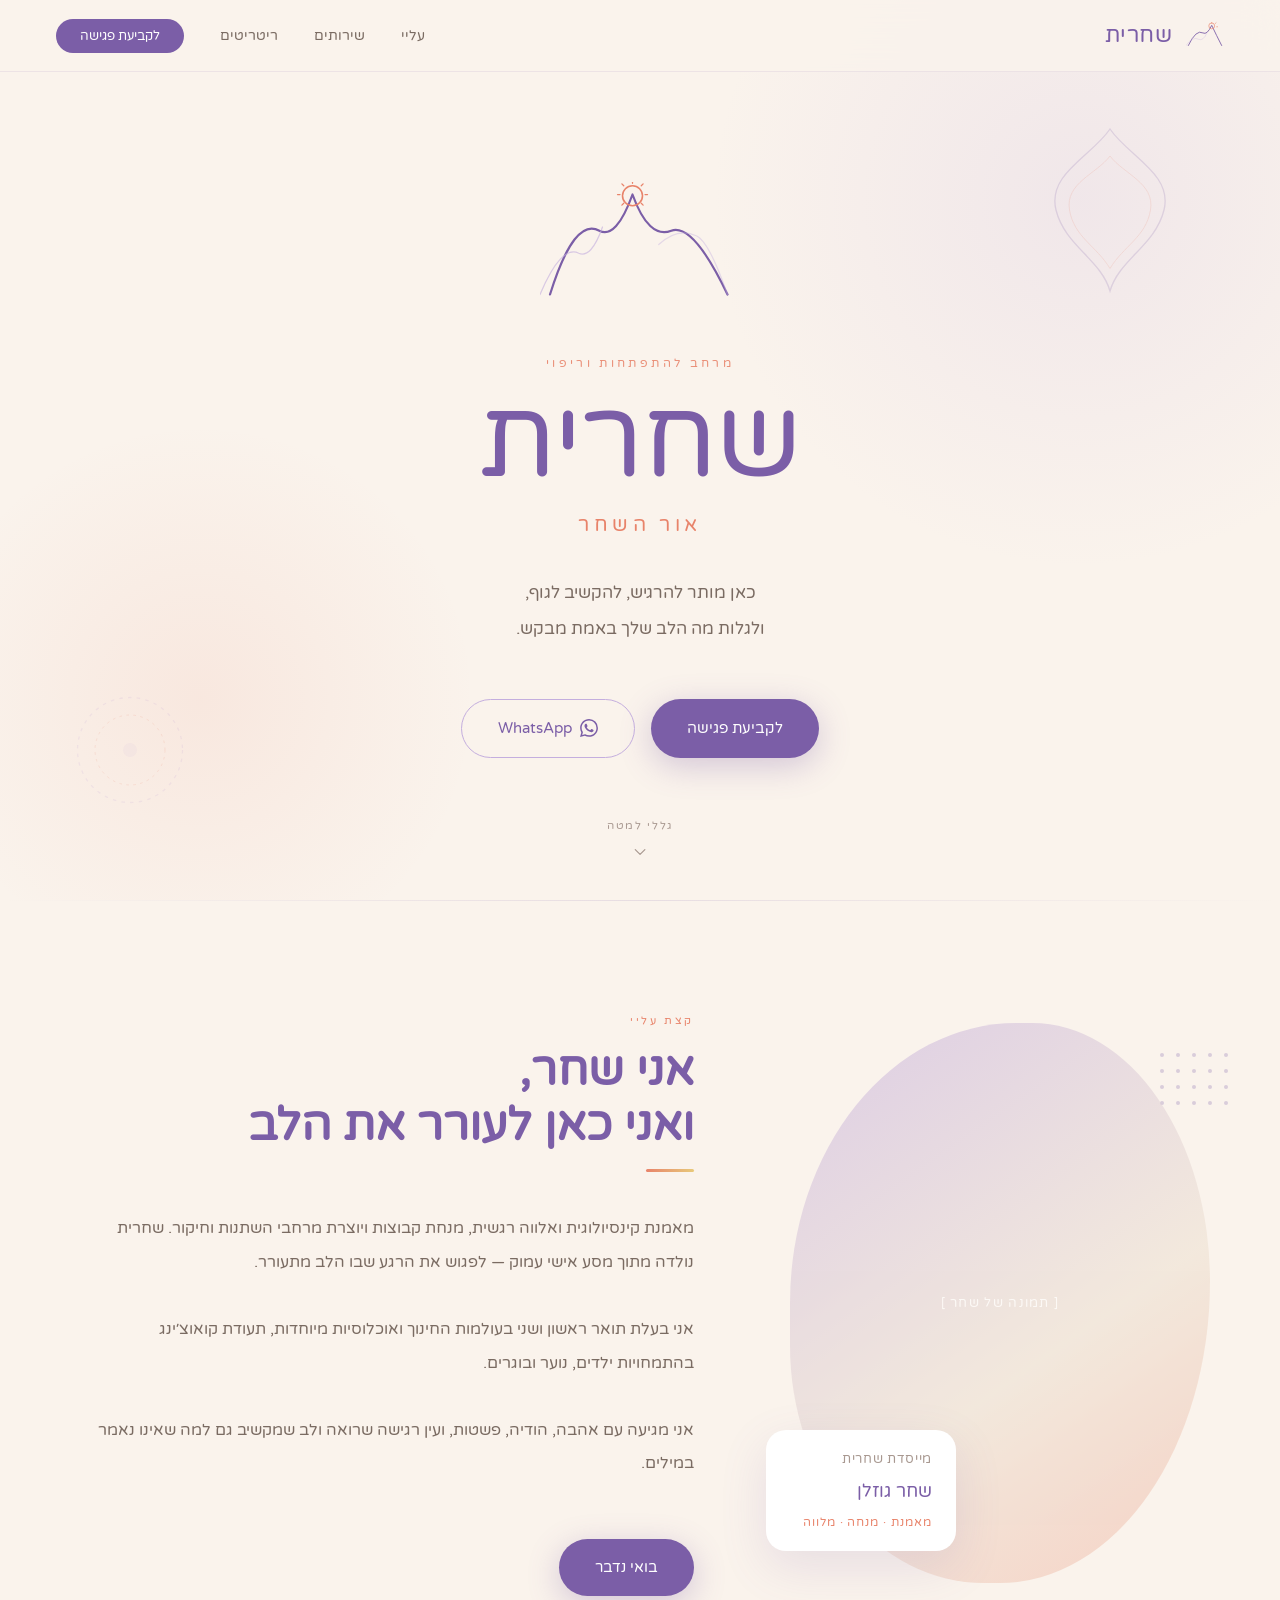
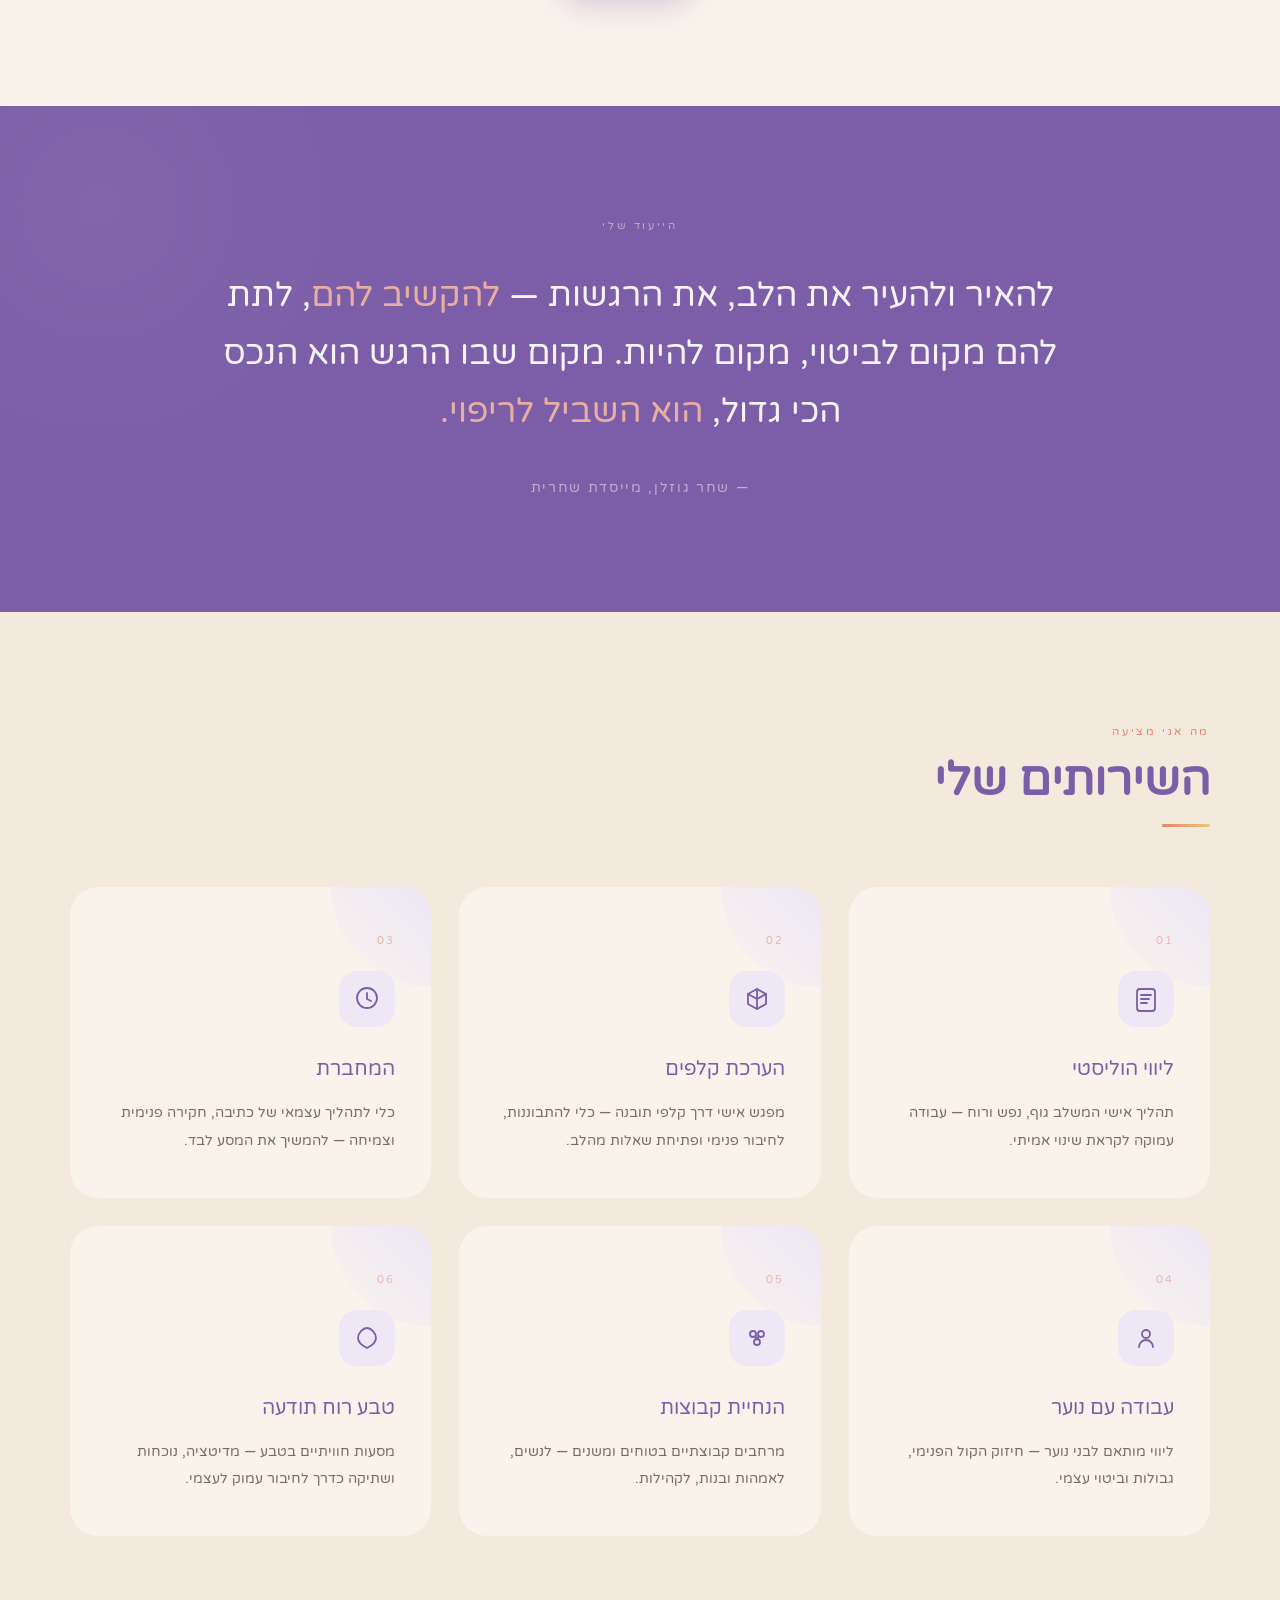
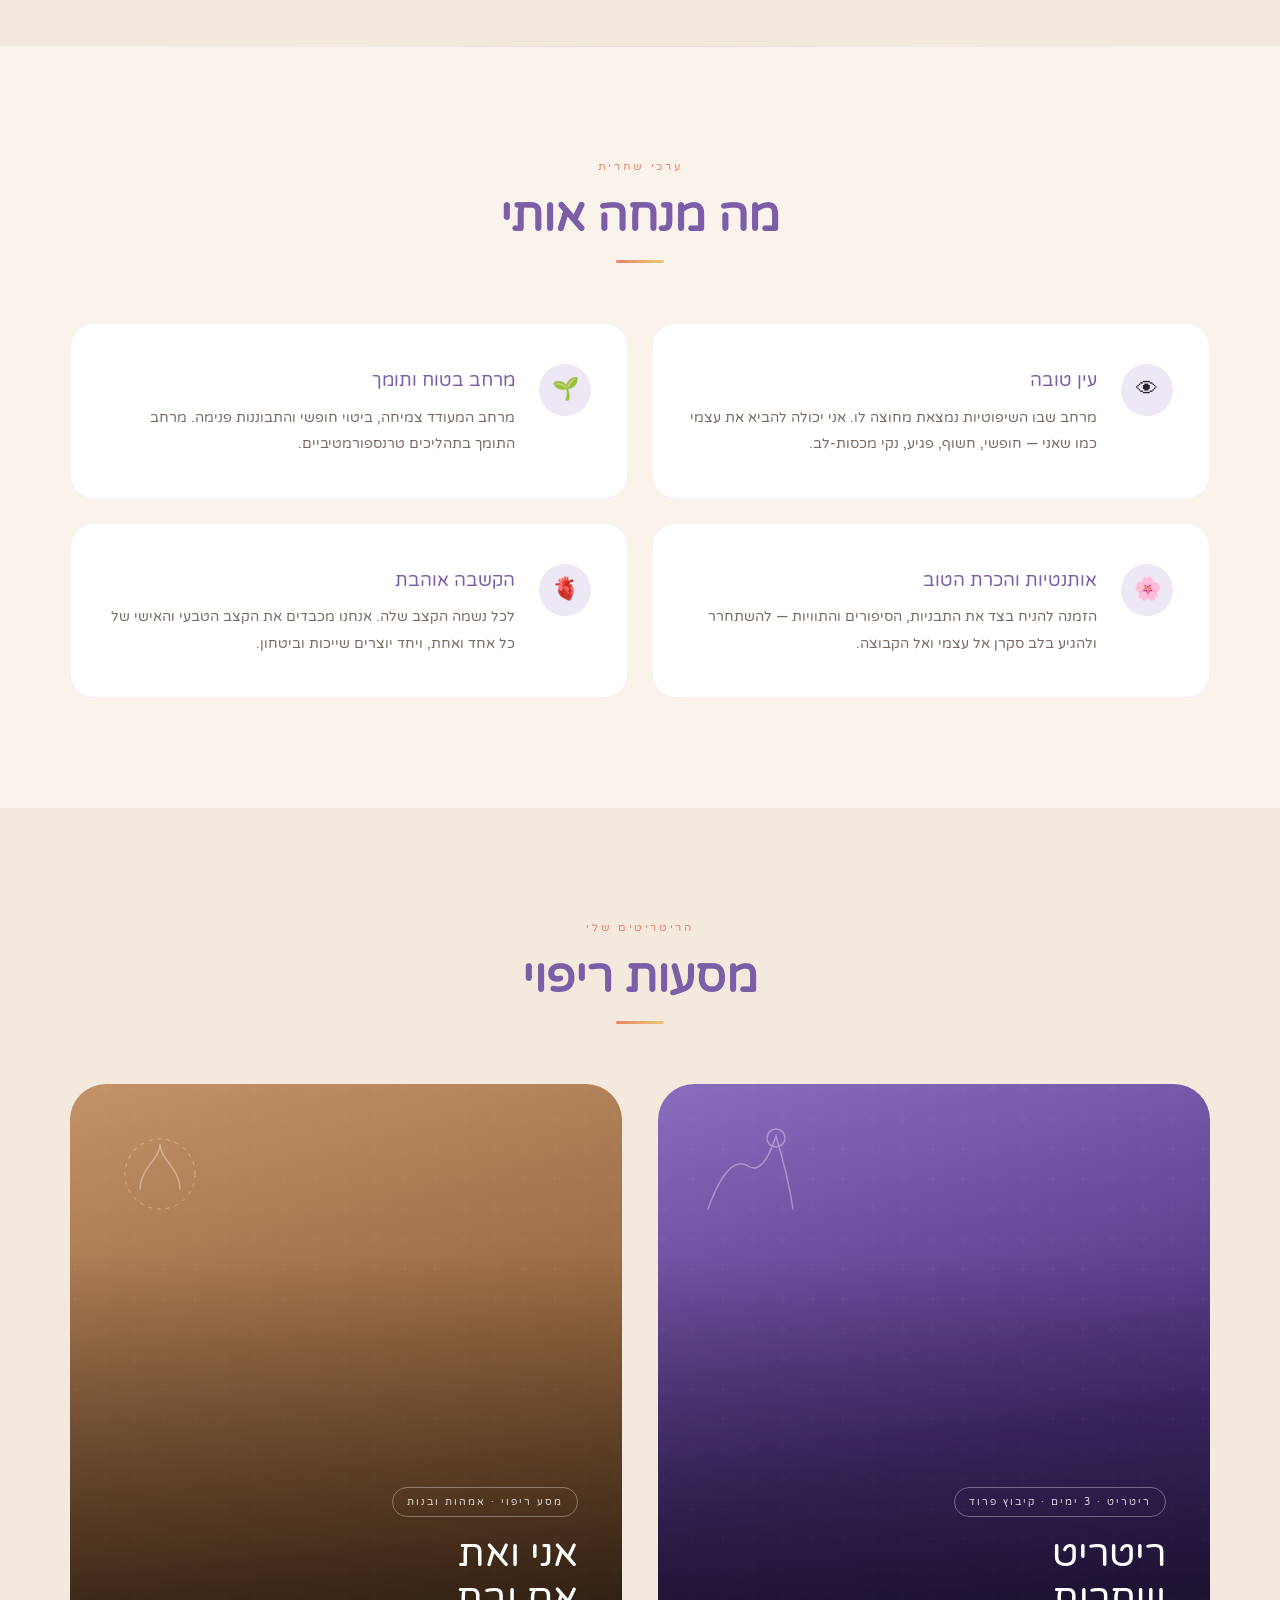
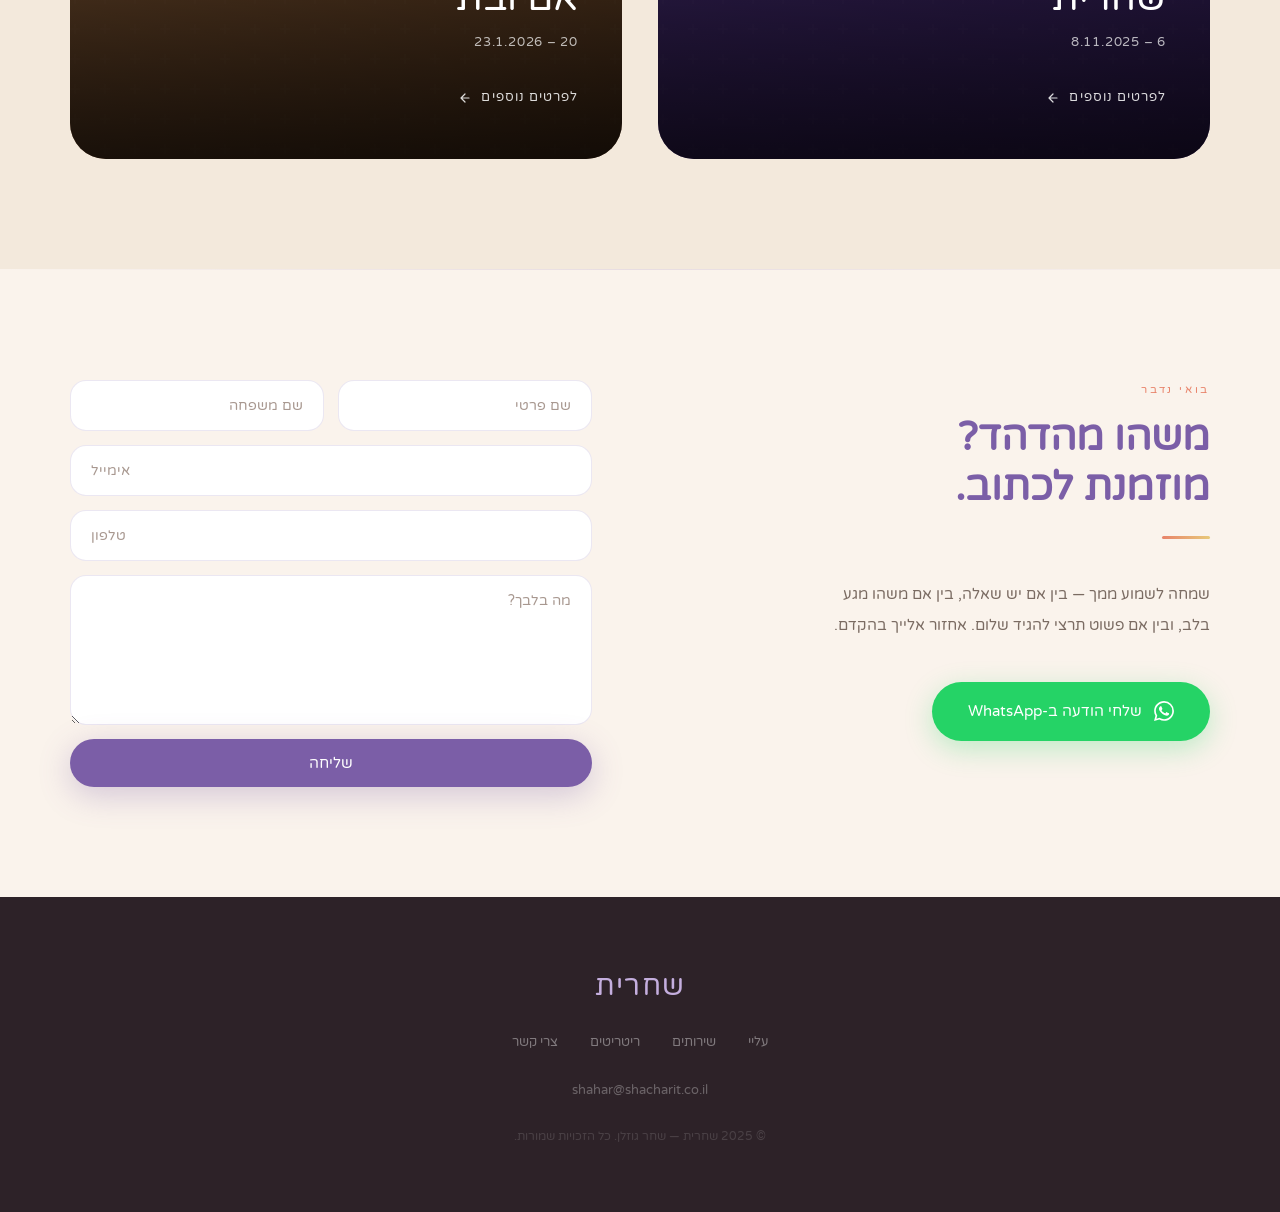
<file: preview.html>
<!DOCTYPE html>
<html lang="he" dir="rtl">
<head>
<meta charset="UTF-8">
<meta name="viewport" content="width=device-width, initial-scale=1.0">
<title>שחרית — אור השחר</title>
<link rel="preconnect" href="https://fonts.googleapis.com">
<link href="https://fonts.googleapis.com/css2?family=Varela+Round&display=swap" rel="stylesheet">
<style>
*, *::before, *::after { box-sizing: border-box; margin: 0; padding: 0; }

:root {
  --cream:        #FAF3EC;
  --cream2:       #F3E9DC;
  --cream3:       #EDE0D0;
  --purple:       #7B5EA7;
  --purple-mid:   #9B7EC8;
  --purple-light: #C4AEDE;
  --purple-pale:  #EDE7F6;
  --coral:        #E8836A;
  --coral-light:  #F2B5A3;
  --gold:         #C89A3A;
  --gold-light:   #E8C97A;
  --text:         #2D2228;
  --text-soft:    #7A6B62;
  --text-xsoft:   #A89890;
  --white:        #FFFFFF;
}

html { scroll-behavior: smooth; }

body {
  background: var(--cream);
  color: var(--text);
  font-family: 'Varela Round', sans-serif;
  line-height: 1.8;
  overflow-x: hidden;
}

/* ─── NAV ─── */
nav {
  position: fixed;
  top: 0; right: 0; left: 0;
  z-index: 200;
  display: flex;
  justify-content: space-between;
  align-items: center;
  padding: 0 56px;
  height: 72px;
  background: rgba(250,243,236,0.88);
  backdrop-filter: blur(16px);
  -webkit-backdrop-filter: blur(16px);
  border-bottom: 1px solid rgba(123,94,167,0.10);
}

.nav-brand {
  display: flex;
  align-items: center;
  gap: 14px;
  text-decoration: none;
}

.nav-brand-name {
  font-size: 22px;
  color: var(--purple);
  letter-spacing: 0.02em;
}

.nav-links {
  display: flex;
  gap: 36px;
  list-style: none;
}

.nav-links a {
  text-decoration: none;
  color: var(--text-soft);
  font-size: 14px;
  transition: color 0.2s;
}

.nav-links a:hover { color: var(--purple); }

.nav-cta {
  padding: 9px 24px;
  background: var(--purple);
  color: var(--white) !important;
  border-radius: 50px;
  font-size: 13px !important;
  transition: background 0.2s, transform 0.15s !important;
}

.nav-cta:hover { background: #6A4F92 !important; transform: translateY(-1px); }

/* ─── HERO ─── */
.hero {
  min-height: 100vh;
  display: flex;
  align-items: center;
  justify-content: center;
  text-align: center;
  padding: 120px 32px 80px;
  position: relative;
  overflow: hidden;
}

/* Soft radial background blobs */
.hero::before {
  content: '';
  position: absolute;
  width: 800px; height: 800px;
  top: -200px; right: -200px;
  border-radius: 50%;
  background: radial-gradient(circle, rgba(196,174,222,0.18) 0%, transparent 65%);
  pointer-events: none;
}

.hero::after {
  content: '';
  position: absolute;
  width: 600px; height: 600px;
  bottom: -100px; left: -100px;
  border-radius: 50%;
  background: radial-gradient(circle, rgba(232,131,106,0.10) 0%, transparent 65%);
  pointer-events: none;
}

/* Floating deco elements */
.hero-deco {
  position: absolute;
  pointer-events: none;
  opacity: 0.18;
}

.hero-deco-tl {
  top: 120px; right: 80px;
  width: 180px;
  animation: floatA 8s ease-in-out infinite;
}

.hero-deco-br {
  bottom: 80px; left: 60px;
  width: 140px;
  animation: floatB 10s ease-in-out infinite;
}

@keyframes floatA {
  0%, 100% { transform: translateY(0) rotate(0deg); }
  50% { transform: translateY(-12px) rotate(3deg); }
}

@keyframes floatB {
  0%, 100% { transform: translateY(0) rotate(0deg); }
  50% { transform: translateY(10px) rotate(-2deg); }
}

.hero-content { position: relative; z-index: 2; }

.hero-logo {
  width: 200px;
  margin: 0 auto 36px;
}

.hero-eyebrow {
  font-size: 12px;
  letter-spacing: 0.28em;
  color: var(--coral);
  margin-bottom: 14px;
  opacity: 0.9;
}

.hero-title {
  font-size: clamp(64px, 10vw, 110px);
  color: var(--purple);
  line-height: 0.95;
  margin-bottom: 14px;
  letter-spacing: -0.01em;
}

.hero-sub {
  font-size: clamp(16px, 2vw, 20px);
  color: var(--coral);
  letter-spacing: 0.22em;
  margin-bottom: 32px;
}

.hero-tagline {
  font-size: clamp(15px, 1.5vw, 17px);
  color: var(--text-soft);
  max-width: 480px;
  margin: 0 auto 52px;
  line-height: 2.1;
}

.hero-actions {
  display: flex;
  gap: 16px;
  justify-content: center;
  flex-wrap: wrap;
}

.btn {
  display: inline-flex;
  align-items: center;
  gap: 8px;
  padding: 15px 36px;
  border-radius: 50px;
  font-family: 'Varela Round', sans-serif;
  font-size: 15px;
  text-decoration: none;
  cursor: pointer;
  border: none;
  transition: transform 0.2s, box-shadow 0.2s, background 0.2s;
}

.btn:hover { transform: translateY(-3px); }

.btn-primary {
  background: var(--purple);
  color: var(--white);
  box-shadow: 0 8px 32px rgba(123,94,167,0.30);
}

.btn-primary:hover {
  background: #6A4F92;
  box-shadow: 0 12px 40px rgba(123,94,167,0.38);
}

.btn-outline {
  background: transparent;
  color: var(--purple);
  border: 1.5px solid var(--purple-light);
}

.btn-outline:hover {
  background: var(--purple-pale);
}

.hero-scroll {
  position: absolute;
  bottom: 40px;
  left: 50%;
  transform: translateX(-50%);
  display: flex;
  flex-direction: column;
  align-items: center;
  gap: 8px;
  color: var(--text-xsoft);
  font-size: 11px;
  letter-spacing: 0.15em;
  animation: scrollHint 2.5s ease-in-out infinite;
}

@keyframes scrollHint {
  0%, 100% { opacity: 0.4; transform: translateX(-50%) translateY(0); }
  50% { opacity: 0.8; transform: translateX(-50%) translateY(6px); }
}

/* ─── SECTION HELPERS ─── */
.sec {
  padding: 110px 32px;
}

.sec-inner {
  max-width: 1140px;
  margin: 0 auto;
}

.sec-eyebrow {
  font-size: 11px;
  letter-spacing: 0.24em;
  color: var(--coral);
  margin-bottom: 12px;
  display: block;
}

.sec-title {
  font-size: clamp(30px, 4vw, 46px);
  color: var(--purple);
  line-height: 1.2;
  margin-bottom: 16px;
}

.sec-title-center { text-align: center; }

.sec-body {
  font-size: 16px;
  line-height: 2.1;
  color: var(--text-soft);
  max-width: 600px;
}

.bar {
  width: 48px;
  height: 3px;
  background: linear-gradient(90deg, var(--coral), var(--gold-light));
  border-radius: 4px;
  margin-bottom: 40px;
}

.bar-center { margin: 0 auto 40px; }

/* ─── ABOUT ─── */
.about-grid {
  display: grid;
  grid-template-columns: 420px 1fr;
  gap: 96px;
  align-items: center;
}

.about-img-wrap {
  position: relative;
}

.about-img-bg {
  width: 100%;
  aspect-ratio: 3/4;
  border-radius: 56% 44% 52% 48% / 52% 48% 56% 44%;
  background: linear-gradient(145deg, var(--purple-light) 0%, var(--cream3) 60%, var(--coral-light) 100%);
  opacity: 0.55;
  display: flex;
  align-items: center;
  justify-content: center;
  color: var(--white);
  font-size: 13px;
  letter-spacing: 0.1em;
}

.about-badge {
  position: absolute;
  bottom: 32px;
  left: -24px;
  background: var(--white);
  border-radius: 20px;
  padding: 18px 24px;
  box-shadow: 0 16px 48px rgba(123,94,167,0.14);
  display: flex;
  flex-direction: column;
  gap: 4px;
  min-width: 190px;
}

.about-badge-title {
  font-size: 13px;
  color: var(--text-xsoft);
  letter-spacing: 0.05em;
}

.about-badge-name {
  font-size: 18px;
  color: var(--purple);
}

.about-badge-role {
  font-size: 12px;
  color: var(--coral);
  letter-spacing: 0.08em;
}

.about-deco-dots {
  position: absolute;
  top: 24px;
  right: -24px;
  opacity: 0.25;
}

/* ─── PHILOSOPHY ─── */
.philosophy-bg {
  background: var(--purple);
  position: relative;
  overflow: hidden;
}

.philosophy-bg::before {
  content: '';
  position: absolute;
  top: -200px; left: -200px;
  width: 600px; height: 600px;
  border-radius: 50%;
  background: radial-gradient(circle, rgba(255,255,255,0.05) 0%, transparent 65%);
}

.philosophy-inner {
  max-width: 860px;
  margin: 0 auto;
  text-align: center;
  position: relative;
  z-index: 2;
}

.philosophy-quote {
  font-size: clamp(22px, 3vw, 34px);
  color: var(--white);
  line-height: 1.7;
  margin-bottom: 32px;
  opacity: 0.93;
}

.philosophy-quote em {
  color: var(--coral-light);
  font-style: normal;
}

.philosophy-author {
  font-size: 14px;
  color: rgba(255,255,255,0.5);
  letter-spacing: 0.12em;
}

/* ─── SERVICES ─── */
.services-bg {
  background: var(--cream2);
}

.services-grid {
  display: grid;
  grid-template-columns: repeat(3, 1fr);
  gap: 28px;
  margin-top: 60px;
}

.service-card {
  background: var(--cream);
  border-radius: 28px;
  padding: 44px 36px;
  position: relative;
  overflow: hidden;
  transition: transform 0.25s, box-shadow 0.25s;
  cursor: default;
}

.service-card::after {
  content: '';
  position: absolute;
  top: 0; right: 0;
  width: 100px; height: 100px;
  border-radius: 0 28px 0 100%;
  background: linear-gradient(225deg, var(--purple-pale), transparent);
  transition: opacity 0.3s;
}

.service-card:hover {
  transform: translateY(-8px);
  box-shadow: 0 24px 60px rgba(123,94,167,0.13);
}

.service-num {
  font-size: 11px;
  letter-spacing: 0.2em;
  color: var(--coral);
  margin-bottom: 20px;
}

.service-icon-wrap {
  width: 56px;
  height: 56px;
  border-radius: 18px;
  background: var(--purple-pale);
  display: flex;
  align-items: center;
  justify-content: center;
  margin-bottom: 24px;
}

.service-icon-wrap svg { width: 26px; height: 26px; }

.service-title {
  font-size: 20px;
  color: var(--purple);
  margin-bottom: 12px;
}

.service-desc {
  font-size: 14px;
  line-height: 1.95;
  color: var(--text-soft);
}

/* ─── VALUES ─── */
.values-grid {
  display: grid;
  grid-template-columns: repeat(2, 1fr);
  gap: 24px;
  margin-top: 60px;
}

.value-card {
  background: var(--white);
  border-radius: 24px;
  padding: 40px 36px;
  display: flex;
  gap: 24px;
  align-items: flex-start;
  border: 1px solid rgba(123,94,167,0.08);
  transition: box-shadow 0.2s;
}

.value-card:hover {
  box-shadow: 0 12px 40px rgba(123,94,167,0.08);
}

.value-icon-circle {
  width: 52px;
  height: 52px;
  min-width: 52px;
  border-radius: 50%;
  background: var(--purple-pale);
  display: flex;
  align-items: center;
  justify-content: center;
  font-size: 22px;
}

.value-content-title {
  font-size: 18px;
  color: var(--purple);
  margin-bottom: 8px;
}

.value-content-desc {
  font-size: 14px;
  line-height: 1.9;
  color: var(--text-soft);
}

/* ─── RETREATS ─── */
.retreats-grid {
  display: grid;
  grid-template-columns: 1fr 1fr;
  gap: 36px;
  margin-top: 60px;
}

.retreat-card {
  border-radius: 36px;
  overflow: hidden;
  position: relative;
  aspect-ratio: 9/11;
  display: flex;
  align-items: flex-end;
  cursor: pointer;
  transition: transform 0.3s, box-shadow 0.3s;
  text-decoration: none;
}

.retreat-card:hover {
  transform: scale(1.025) translateY(-4px);
  box-shadow: 0 40px 80px rgba(0,0,0,0.18);
}

.retreat-bg-purple {
  position: absolute;
  inset: 0;
  background: linear-gradient(165deg, #8B6CBF 0%, #4A2F7A 55%, #2E1A52 100%);
}

.retreat-bg-earth {
  position: absolute;
  inset: 0;
  background: linear-gradient(165deg, #C49268 0%, #8B5E38 55%, #4A2E18 100%);
}

/* Texture overlay */
.retreat-card::before {
  content: '';
  position: absolute;
  inset: 0;
  background: url("data:image/svg+xml,%3Csvg width='60' height='60' viewBox='0 0 60 60' xmlns='http://www.w3.org/2000/svg'%3E%3Cg fill='none' fill-rule='evenodd'%3E%3Cg fill='%23ffffff' fill-opacity='0.02'%3E%3Cpath d='M36 34v-4h-2v4h-4v2h4v4h2v-4h4v-2h-4zm0-30V0h-2v4h-4v2h4v4h2V6h4V4h-4zM6 34v-4H4v4H0v2h4v4h2v-4h4v-2H6zM6 4V0H4v4H0v2h4v4h2V6h4V4H6z'/%3E%3C/g%3E%3C/g%3E%3C/svg%3E");
  z-index: 1;
  pointer-events: none;
}

.retreat-gradient {
  position: absolute;
  bottom: 0; right: 0; left: 0;
  height: 75%;
  background: linear-gradient(to top, rgba(0,0,0,0.75) 0%, transparent 100%);
  z-index: 2;
}

.retreat-deco {
  position: absolute;
  top: 40px;
  left: 40px;
  z-index: 3;
  opacity: 0.35;
}

.retreat-content {
  position: relative;
  z-index: 4;
  padding: 48px 44px;
  color: var(--white);
  width: 100%;
}

.retreat-tag {
  display: inline-block;
  font-size: 10px;
  letter-spacing: 0.2em;
  border: 1px solid rgba(255,255,255,0.4);
  border-radius: 50px;
  padding: 5px 14px;
  margin-bottom: 16px;
  opacity: 0.85;
}

.retreat-title {
  font-size: 38px;
  line-height: 1.15;
  margin-bottom: 10px;
}

.retreat-date {
  font-size: 13px;
  opacity: 0.7;
  margin-bottom: 28px;
  letter-spacing: 0.06em;
}

.retreat-link {
  display: inline-flex;
  align-items: center;
  gap: 8px;
  font-size: 13px;
  color: var(--white);
  opacity: 0.85;
  letter-spacing: 0.08em;
  transition: opacity 0.2s, gap 0.2s;
}

.retreat-card:hover .retreat-link {
  opacity: 1;
  gap: 14px;
}

/* ─── CONTACT ─── */
.contact-grid {
  display: grid;
  grid-template-columns: 1fr 1fr;
  gap: 96px;
  align-items: start;
}

.contact-info-title {
  font-size: clamp(28px, 3.5vw, 40px);
  color: var(--purple);
  line-height: 1.25;
  margin-bottom: 24px;
}

.contact-info-body {
  font-size: 15px;
  line-height: 2.1;
  color: var(--text-soft);
  margin-bottom: 40px;
  max-width: 400px;
}

.contact-wa {
  display: inline-flex;
  align-items: center;
  gap: 12px;
  padding: 16px 36px;
  background: #25D366;
  color: var(--white);
  border-radius: 50px;
  font-size: 15px;
  text-decoration: none;
  box-shadow: 0 8px 28px rgba(37,211,102,0.28);
  transition: transform 0.2s, box-shadow 0.2s;
}

.contact-wa:hover {
  transform: translateY(-3px);
  box-shadow: 0 14px 36px rgba(37,211,102,0.35);
}

.form {
  display: flex;
  flex-direction: column;
  gap: 14px;
}

.form-row { display: grid; grid-template-columns: 1fr 1fr; gap: 14px; }

.input {
  width: 100%;
  background: var(--white);
  border: 1.5px solid rgba(123,94,167,0.15);
  border-radius: 16px;
  padding: 16px 20px;
  font-family: 'Varela Round', sans-serif;
  font-size: 14px;
  color: var(--text);
  outline: none;
  transition: border-color 0.2s, box-shadow 0.2s;
  text-align: right;
  direction: rtl;
}

.input:focus {
  border-color: var(--purple-mid);
  box-shadow: 0 0 0 4px rgba(123,94,167,0.08);
}

.input::placeholder { color: var(--text-xsoft); }

textarea.input {
  height: 150px;
  resize: vertical;
}

/* ─── FOOTER ─── */
footer {
  background: var(--text);
  color: rgba(255,255,255,0.45);
  text-align: center;
  padding: 64px 32px;
}

.footer-logo {
  font-size: 28px;
  color: var(--purple-light);
  letter-spacing: 0.04em;
  margin-bottom: 20px;
  display: block;
}

.footer-links {
  display: flex;
  gap: 32px;
  justify-content: center;
  margin-bottom: 24px;
  flex-wrap: wrap;
}

.footer-links a {
  color: rgba(255,255,255,0.4);
  text-decoration: none;
  font-size: 13px;
  transition: color 0.2s;
}

.footer-links a:hover { color: var(--purple-light); }

.footer-copy {
  font-size: 12px;
  opacity: 0.3;
  margin-top: 24px;
}

/* ─── MOUNTAIN SVG ─── */
.logo-svg { display: block; }

/* ─── SECTION SEPARATOR ─── */
.sep {
  width: 100%;
  height: 1px;
  background: linear-gradient(90deg, transparent, rgba(123,94,167,0.15), transparent);
  margin: 0;
}
</style>
</head>
<body>

<!-- ════ NAV ════ -->
<nav>
  <a class="nav-brand" href="#">
    <svg width="38" height="30" viewBox="0 0 130 85" fill="none">
      <path d="M8 75 Q35 18 58 32 Q72 40 88 6 Q104 40 122 75" stroke="#7B5EA7" stroke-width="3" fill="none" stroke-linecap="round" stroke-linejoin="round"/>
      <path d="M0 75 Q22 42 44 54 Q58 61 72 32" stroke="#C4AEDE" stroke-width="2" fill="none" stroke-linecap="round" opacity="0.55"/>
      <circle cx="88" cy="8" r="10" fill="none" stroke="#E8836A" stroke-width="2.2"/>
      <line x1="88" y1="-4" x2="88" y2="-1" stroke="#E8836A" stroke-width="2" stroke-linecap="round"/>
      <line x1="100" y1="0" x2="103" y2="-3" stroke="#E8836A" stroke-width="2" stroke-linecap="round"/>
      <line x1="105" y1="11" x2="108" y2="11" stroke="#E8836A" stroke-width="2" stroke-linecap="round"/>
    </svg>
    <span class="nav-brand-name">שחרית</span>
  </a>
  <ul class="nav-links">
    <li><a href="#about">עליי</a></li>
    <li><a href="#services">שירותים</a></li>
    <li><a href="#retreats">ריטריטים</a></li>
    <li><a href="#contact" class="nav-cta">לקביעת פגישה</a></li>
  </ul>
</nav>

<!-- ════ HERO ════ -->
<section class="hero" id="home">

  <!-- Floating botanical deco -->
  <svg class="hero-deco hero-deco-tl" viewBox="0 0 200 200" fill="none">
    <path d="M100 10 C120 40, 170 60, 160 100 C150 140, 110 155, 100 190 C90 155, 50 140, 40 100 C30 60, 80 40, 100 10Z" stroke="#7B5EA7" stroke-width="1.5" fill="none"/>
    <path d="M100 40 C115 60, 150 70, 145 100 C140 130, 115 140, 100 165 C85 140, 60 130, 55 100 C50 70, 85 60, 100 40Z" stroke="#E8836A" stroke-width="1" fill="none"/>
  </svg>

  <svg class="hero-deco hero-deco-br" viewBox="0 0 160 160" fill="none">
    <circle cx="80" cy="80" r="60" stroke="#C4AEDE" stroke-width="1.5" stroke-dasharray="4 6"/>
    <circle cx="80" cy="80" r="40" stroke="#E8836A" stroke-width="1" stroke-dasharray="3 5"/>
    <circle cx="80" cy="80" r="8" fill="#C4AEDE" opacity="0.5"/>
  </svg>

  <div class="hero-content">
    <!-- Mountain logo -->
    <svg class="hero-logo" viewBox="0 0 320 200" fill="none">
      <path d="M16 180 Q55 55 95 78 Q122 92 148 20 Q174 92 210 78 Q245 65 300 180" stroke="#7B5EA7" stroke-width="3.5" fill="none" stroke-linecap="round" stroke-linejoin="round"/>
      <path d="M0 180 Q34 100 62 114 Q82 123 100 72" stroke="#C4AEDE" stroke-width="2" fill="none" stroke-linecap="round" opacity="0.6"/>
      <path d="M190 100 Q220 72 250 86 Q270 94 300 180" stroke="#C4AEDE" stroke-width="2" fill="none" stroke-linecap="round" opacity="0.4"/>
      <!-- Sun -->
      <circle cx="148" cy="22" r="16" fill="none" stroke="#E8836A" stroke-width="2.5"/>
      <!-- Rays -->
      <line x1="148" y1="2" x2="148" y2="-2" stroke="#E8836A" stroke-width="2" stroke-linecap="round"/>
      <line x1="162" y1="6" x2="165" y2="3" stroke="#E8836A" stroke-width="2" stroke-linecap="round"/>
      <line x1="168" y1="20" x2="172" y2="20" stroke="#E8836A" stroke-width="2" stroke-linecap="round"/>
      <line x1="162" y1="34" x2="165" y2="37" stroke="#E8836A" stroke-width="2" stroke-linecap="round"/>
      <line x1="134" y1="6" x2="131" y2="3" stroke="#E8836A" stroke-width="2" stroke-linecap="round"/>
      <line x1="128" y1="20" x2="124" y2="20" stroke="#E8836A" stroke-width="2" stroke-linecap="round"/>
      <line x1="134" y1="34" x2="131" y2="37" stroke="#E8836A" stroke-width="2" stroke-linecap="round"/>
    </svg>

    <div class="hero-eyebrow">מרחב להתפתחות וריפוי</div>
    <div class="hero-title">שחרית</div>
    <div class="hero-sub">אור השחר</div>
    <p class="hero-tagline">
      כאן מותר להרגיש, להקשיב לגוף,<br>
      ולגלות מה הלב שלך באמת מבקש.
    </p>
    <div class="hero-actions">
      <a href="#contact" class="btn btn-primary">לקביעת פגישה</a>
      <a href="https://wa.me/972500000000" class="btn btn-outline">
        <svg width="18" height="18" viewBox="0 0 24 24" fill="#7B5EA7"><path d="M17.472 14.382c-.297-.149-1.758-.867-2.03-.967-.273-.099-.471-.148-.67.15-.197.297-.767.966-.94 1.164-.173.199-.347.223-.644.075-.297-.15-1.255-.463-2.39-1.475-.883-.788-1.48-1.761-1.653-2.059-.173-.297-.018-.458.13-.606.134-.133.298-.347.446-.52.149-.174.198-.298.298-.497.099-.198.05-.371-.025-.52-.075-.149-.669-1.612-.916-2.207-.242-.579-.487-.5-.669-.51-.173-.008-.371-.01-.57-.01-.198 0-.52.074-.792.372-.272.297-1.04 1.016-1.04 2.479 0 1.462 1.065 2.875 1.213 3.074.149.198 2.096 3.2 5.077 4.487.709.306 1.262.489 1.694.625.712.227 1.36.195 1.871.118.571-.085 1.758-.719 2.006-1.413.248-.694.248-1.289.173-1.413-.074-.124-.272-.198-.57-.347m-5.421 7.403h-.004a9.87 9.87 0 01-5.031-1.378l-.361-.214-3.741.982.998-3.648-.235-.374a9.86 9.86 0 01-1.51-5.26c.001-5.45 4.436-9.884 9.888-9.884 2.64 0 5.122 1.03 6.988 2.898a9.825 9.825 0 012.893 6.994c-.003 5.45-4.437 9.884-9.885 9.884m8.413-18.297A11.815 11.815 0 0012.05 0C5.495 0 .16 5.335.157 11.892c0 2.096.547 4.142 1.588 5.945L.057 24l6.305-1.654a11.882 11.882 0 005.683 1.448h.005c6.554 0 11.89-5.335 11.893-11.893a11.821 11.821 0 00-3.48-8.413z"/></svg>
        WhatsApp
      </a>
    </div>
  </div>

  <div class="hero-scroll">
    <span>גללי למטה</span>
    <svg width="16" height="16" viewBox="0 0 20 20" fill="none"><path d="M4 7l6 6 6-6" stroke="currentColor" stroke-width="1.5" stroke-linecap="round" stroke-linejoin="round"/></svg>
  </div>
</section>

<div class="sep"></div>

<!-- ════ ABOUT ════ -->
<section class="sec" id="about">
  <div class="sec-inner">
    <div class="about-grid">

      <div class="about-img-wrap">
        <!-- Dot grid deco -->
        <svg class="about-deco-dots" width="80" height="80" viewBox="0 0 80 80">
          <g fill="#7B5EA7">
            <circle cx="8" cy="8" r="2"/><circle cx="24" cy="8" r="2"/><circle cx="40" cy="8" r="2"/><circle cx="56" cy="8" r="2"/><circle cx="72" cy="8" r="2"/>
            <circle cx="8" cy="24" r="2"/><circle cx="24" cy="24" r="2"/><circle cx="40" cy="24" r="2"/><circle cx="56" cy="24" r="2"/><circle cx="72" cy="24" r="2"/>
            <circle cx="8" cy="40" r="2"/><circle cx="24" cy="40" r="2"/><circle cx="40" cy="40" r="2"/><circle cx="56" cy="40" r="2"/><circle cx="72" cy="40" r="2"/>
            <circle cx="8" cy="56" r="2"/><circle cx="24" cy="56" r="2"/><circle cx="40" cy="56" r="2"/><circle cx="56" cy="56" r="2"/><circle cx="72" cy="56" r="2"/>
          </g>
        </svg>
        <div class="about-img-bg">[ תמונה של שחר ]</div>
        <div class="about-badge">
          <span class="about-badge-title">מייסדת שחרית</span>
          <span class="about-badge-name">שחר גוזלן</span>
          <span class="about-badge-role">מאמנת · מנחה · מלווה</span>
        </div>
      </div>

      <div>
        <span class="sec-eyebrow">קצת עליי</span>
        <h2 class="sec-title">אני שחר,<br>ואני כאן לעורר את הלב</h2>
        <div class="bar"></div>
        <p class="sec-body">
          מאמנת קינסיולוגית ואלווה רגשית, מנחת קבוצות ויוצרת מרחבי השתנות וחיקור.
          שחרית נולדה מתוך מסע אישי עמוק — לפגוש את הרגע שבו הלב מתעורר.
          <br><br>
          אני בעלת תואר ראשון ושני בעולמות החינוך ואוכלוסיות מיוחדות, תעודת קואוצ׳ינג בהתמחויות ילדים, נוער ובוגרים.
          <br><br>
          אני מגיעה עם אהבה, הודיה, פשטות, ועין רגישה שרואה ולב שמקשיב גם למה שאינו נאמר במילים.
        </p>
        <br><br>
        <a href="#contact" class="btn btn-primary">בואי נדבר</a>
      </div>

    </div>
  </div>
</section>

<!-- ════ PHILOSOPHY ════ -->
<section class="sec philosophy-bg">
  <div class="philosophy-inner">
    <span class="sec-eyebrow" style="color:rgba(255,255,255,0.5);margin-bottom:32px;display:block;">הייעוד שלי</span>
    <p class="philosophy-quote">
      להאיר ולהעיר את הלב, את הרגשות — <em>להקשיב להם</em>,
      לתת להם מקום לביטוי, מקום להיות.
      מקום שבו הרגש הוא הנכס הכי גדול,
      <em>הוא השביל לריפוי.</em>
    </p>
    <span class="philosophy-author">— שחר גוזלן, מייסדת שחרית</span>
  </div>
</section>

<!-- ════ SERVICES ════ -->
<section class="sec services-bg" id="services">
  <div class="sec-inner">
    <span class="sec-eyebrow">מה אני מציעה</span>
    <h2 class="sec-title">השירותים שלי</h2>
    <div class="bar"></div>
    <div class="services-grid">

      <div class="service-card">
        <div class="service-num">01</div>
        <div class="service-icon-wrap">
          <svg viewBox="0 0 26 26" fill="none" stroke="#7B5EA7" stroke-width="1.8" stroke-linecap="round">
            <rect x="4" y="3" width="18" height="22" rx="3"/><line x1="8" y1="9" x2="18" y2="9"/><line x1="8" y1="13" x2="16" y2="13"/><line x1="8" y1="17" x2="14" y2="17"/>
          </svg>
        </div>
        <div class="service-title">ליווי הוליסטי</div>
        <p class="service-desc">תהליך אישי המשלב גוף, נפש ורוח — עבודה עמוקה לקראת שינוי אמיתי.</p>
      </div>

      <div class="service-card">
        <div class="service-num">02</div>
        <div class="service-icon-wrap">
          <svg viewBox="0 0 26 26" fill="none" stroke="#7B5EA7" stroke-width="1.8" stroke-linecap="round">
            <path d="M13 3L4 8v10l9 5 9-5V8L13 3z"/><path d="M13 3v20M4 8l9 5 9-5"/>
          </svg>
        </div>
        <div class="service-title">הערכת קלפים</div>
        <p class="service-desc">מפגש אישי דרך קלפי תובנה — כלי להתבוננות, לחיבור פנימי ופתיחת שאלות מהלב.</p>
      </div>

      <div class="service-card">
        <div class="service-num">03</div>
        <div class="service-icon-wrap">
          <svg viewBox="0 0 26 26" fill="none" stroke="#7B5EA7" stroke-width="1.8" stroke-linecap="round">
            <path d="M13 2C7.5 2 3 6.5 3 12s4.5 10 10 10 10-4.5 10-10S18.5 2 13 2z"/><path d="M13 7v6l4 2"/>
          </svg>
        </div>
        <div class="service-title">המחברת</div>
        <p class="service-desc">כלי לתהליך עצמאי של כתיבה, חקירה פנימית וצמיחה — להמשיך את המסע לבד.</p>
      </div>

      <div class="service-card">
        <div class="service-num">04</div>
        <div class="service-icon-wrap">
          <svg viewBox="0 0 26 26" fill="none" stroke="#7B5EA7" stroke-width="1.8" stroke-linecap="round">
            <circle cx="13" cy="9" r="4"/><path d="M6 22c0-3.9 3.1-7 7-7s7 3.1 7 7"/>
          </svg>
        </div>
        <div class="service-title">עבודה עם נוער</div>
        <p class="service-desc">ליווי מותאם לבני נוער — חיזוק הקול הפנימי, גבולות וביטוי עצמי.</p>
      </div>

      <div class="service-card">
        <div class="service-num">05</div>
        <div class="service-icon-wrap">
          <svg viewBox="0 0 26 26" fill="none" stroke="#7B5EA7" stroke-width="1.8" stroke-linecap="round">
            <circle cx="9" cy="9" r="3"/><circle cx="17" cy="9" r="3"/><circle cx="13" cy="17" r="3"/>
            <line x1="11.5" y1="10.5" x2="12.5" y2="14.5"/><line x1="14.5" y1="10.5" x2="13.5" y2="14.5"/>
          </svg>
        </div>
        <div class="service-title">הנחיית קבוצות</div>
        <p class="service-desc">מרחבים קבוצתיים בטוחים ומשנים — לנשים, לאמהות ובנות, לקהילות.</p>
      </div>

      <div class="service-card">
        <div class="service-num">06</div>
        <div class="service-icon-wrap">
          <svg viewBox="0 0 26 26" fill="none" stroke="#7B5EA7" stroke-width="1.8" stroke-linecap="round">
            <path d="M13 3C9 3 4 8 4 13c0 4 3 7 9 10 6-3 9-6 9-10 0-5-5-10-9-10z"/>
          </svg>
        </div>
        <div class="service-title">טבע רוח תודעה</div>
        <p class="service-desc">מסעות חוויתיים בטבע — מדיטציה, נוכחות ושתיקה כדרך לחיבור עמוק לעצמי.</p>
      </div>

    </div>
  </div>
</section>

<div class="sep"></div>

<!-- ════ VALUES ════ -->
<section class="sec" id="values">
  <div class="sec-inner">
    <div style="text-align:center;">
      <span class="sec-eyebrow" style="display:block;text-align:center;">ערכי שחרית</span>
      <h2 class="sec-title sec-title-center">מה מנחה אותי</h2>
      <div class="bar bar-center"></div>
    </div>
    <div class="values-grid">
      <div class="value-card">
        <div class="value-icon-circle">👁</div>
        <div>
          <div class="value-content-title">עין טובה</div>
          <p class="value-content-desc">מרחב שבו השיפוטיות נמצאת מחוצה לו. אני יכולה להביא את עצמי כמו שאני — חופשי, חשוף, פגיע, נקי מכסות-לב.</p>
        </div>
      </div>
      <div class="value-card">
        <div class="value-icon-circle">🌱</div>
        <div>
          <div class="value-content-title">מרחב בטוח ותומך</div>
          <p class="value-content-desc">מרחב המעודד צמיחה, ביטוי חופשי והתבוננות פנימה. מרחב התומך בתהליכים טרנספורמטיביים.</p>
        </div>
      </div>
      <div class="value-card">
        <div class="value-icon-circle">🌸</div>
        <div>
          <div class="value-content-title">אותנטיות והכרת הטוב</div>
          <p class="value-content-desc">הזמנה להניח בצד את התבניות, הסיפורים והתוויות — להשתחרר ולהגיע בלב סקרן אל עצמי ואל הקבוצה.</p>
        </div>
      </div>
      <div class="value-card">
        <div class="value-icon-circle">🫀</div>
        <div>
          <div class="value-content-title">הקשבה אוהבת</div>
          <p class="value-content-desc">לכל נשמה הקצב שלה. אנחנו מכבדים את הקצב הטבעי והאישי של כל אחד ואחת, ויחד יוצרים שייכות וביטחון.</p>
        </div>
      </div>
    </div>
  </div>
</section>

<!-- ════ RETREATS ════ -->
<section class="sec services-bg" id="retreats">
  <div class="sec-inner">
    <div style="text-align:center;">
      <span class="sec-eyebrow" style="display:block;text-align:center;">הריטריטים שלי</span>
      <h2 class="sec-title sec-title-center">מסעות ריפוי</h2>
      <div class="bar bar-center"></div>
    </div>
    <div class="retreats-grid">

      <a class="retreat-card" href="retreat-shacharit.html">
        <div class="retreat-bg-purple"></div>
        <div class="retreat-gradient"></div>
        <svg class="retreat-deco" width="100" height="100" viewBox="0 0 100 100" fill="none">
          <path d="M10 85 Q30 30 50 42 Q65 52 78 12 Q90 52 95 85" stroke="white" stroke-width="1.5" fill="none" stroke-linecap="round"/>
          <circle cx="78" cy="14" r="9" fill="none" stroke="white" stroke-width="1.5"/>
        </svg>
        <div class="retreat-content">
          <div class="retreat-tag">ריטריט · 3 ימים · קיבוץ פרוד</div>
          <div class="retreat-title">ריטריט<br>שחרית</div>
          <div class="retreat-date">6 – 8.11.2025</div>
          <div class="retreat-link">
            לפרטים נוספים
            <svg width="16" height="16" viewBox="0 0 20 20" fill="none"><path d="M15 10H5M10 5l-5 5 5 5" stroke="white" stroke-width="1.5" stroke-linecap="round" stroke-linejoin="round"/></svg>
          </div>
        </div>
      </a>

      <a class="retreat-card" href="retreat-ani-ve-at.html">
        <div class="retreat-bg-earth"></div>
        <div class="retreat-gradient"></div>
        <svg class="retreat-deco" width="100" height="100" viewBox="0 0 100 100" fill="none">
          <circle cx="50" cy="50" r="35" stroke="white" stroke-width="1" stroke-dasharray="4 5"/>
          <path d="M30 65 C30 45, 50 35, 50 20 C50 35, 70 45, 70 65" stroke="white" stroke-width="1.5" fill="none" stroke-linecap="round"/>
        </svg>
        <div class="retreat-content">
          <div class="retreat-tag">מסע ריפוי · אמהות ובנות</div>
          <div class="retreat-title">אני ואת<br>אם ובת</div>
          <div class="retreat-date">20 – 23.1.2026</div>
          <div class="retreat-link">
            לפרטים נוספים
            <svg width="16" height="16" viewBox="0 0 20 20" fill="none"><path d="M15 10H5M10 5l-5 5 5 5" stroke="white" stroke-width="1.5" stroke-linecap="round" stroke-linejoin="round"/></svg>
          </div>
        </div>
      </a>

    </div>
  </div>
</section>

<div class="sep"></div>

<!-- ════ CONTACT ════ -->
<section class="sec" id="contact">
  <div class="sec-inner">
    <div class="contact-grid">
      <div>
        <span class="sec-eyebrow">בואי נדבר</span>
        <h2 class="contact-info-title">משהו מהדהד?<br>מוזמנת לכתוב.</h2>
        <div class="bar"></div>
        <p class="contact-info-body">
          שמחה לשמוע ממך — בין אם יש שאלה, בין אם משהו מגע בלב,
          ובין אם פשוט תרצי להגיד שלום.
          אחזור אלייך בהקדם.
        </p>
        <a href="https://wa.me/972500000000" class="contact-wa">
          <svg width="20" height="20" viewBox="0 0 24 24" fill="white"><path d="M17.472 14.382c-.297-.149-1.758-.867-2.03-.967-.273-.099-.471-.148-.67.15-.197.297-.767.966-.94 1.164-.173.199-.347.223-.644.075-.297-.15-1.255-.463-2.39-1.475-.883-.788-1.48-1.761-1.653-2.059-.173-.297-.018-.458.13-.606.134-.133.298-.347.446-.52.149-.174.198-.298.298-.497.099-.198.05-.371-.025-.52-.075-.149-.669-1.612-.916-2.207-.242-.579-.487-.5-.669-.51-.173-.008-.371-.01-.57-.01-.198 0-.52.074-.792.372-.272.297-1.04 1.016-1.04 2.479 0 1.462 1.065 2.875 1.213 3.074.149.198 2.096 3.2 5.077 4.487.709.306 1.262.489 1.694.625.712.227 1.36.195 1.871.118.571-.085 1.758-.719 2.006-1.413.248-.694.248-1.289.173-1.413-.074-.124-.272-.198-.57-.347m-5.421 7.403h-.004a9.87 9.87 0 01-5.031-1.378l-.361-.214-3.741.982.998-3.648-.235-.374a9.86 9.86 0 01-1.51-5.26c.001-5.45 4.436-9.884 9.888-9.884 2.64 0 5.122 1.03 6.988 2.898a9.825 9.825 0 012.893 6.994c-.003 5.45-4.437 9.884-9.885 9.884m8.413-18.297A11.815 11.815 0 0012.05 0C5.495 0 .16 5.335.157 11.892c0 2.096.547 4.142 1.588 5.945L.057 24l6.305-1.654a11.882 11.882 0 005.683 1.448h.005c6.554 0 11.89-5.335 11.893-11.893a11.821 11.821 0 00-3.48-8.413z"/></svg>
          שלחי הודעה ב-WhatsApp
        </a>
      </div>

      <form class="form" onsubmit="return false;">
        <div class="form-row">
          <input class="input" type="text" placeholder="שם פרטי">
          <input class="input" type="text" placeholder="שם משפחה">
        </div>
        <input class="input" type="email" placeholder="אימייל" dir="ltr" style="text-align:left;">
        <input class="input" type="tel" placeholder="טלפון" dir="ltr" style="text-align:left;">
        <textarea class="input" placeholder="מה בלבך?"></textarea>
        <button type="submit" class="btn btn-primary" style="justify-content:center;">שליחה</button>
      </form>
    </div>
  </div>
</section>

<!-- ════ FOOTER ════ -->
<footer>
  <span class="footer-logo">שחרית</span>
  <div class="footer-links">
    <a href="#about">עליי</a>
    <a href="#services">שירותים</a>
    <a href="#retreats">ריטריטים</a>
    <a href="#contact">צרי קשר</a>
  </div>
  <div style="font-size:13px;color:rgba(255,255,255,0.3);">shahar@shacharit.co.il</div>
  <p class="footer-copy">© 2025 שחרית — שחר גוזלן. כל הזכויות שמורות.</p>
</footer>

</body>
</html>
</file>
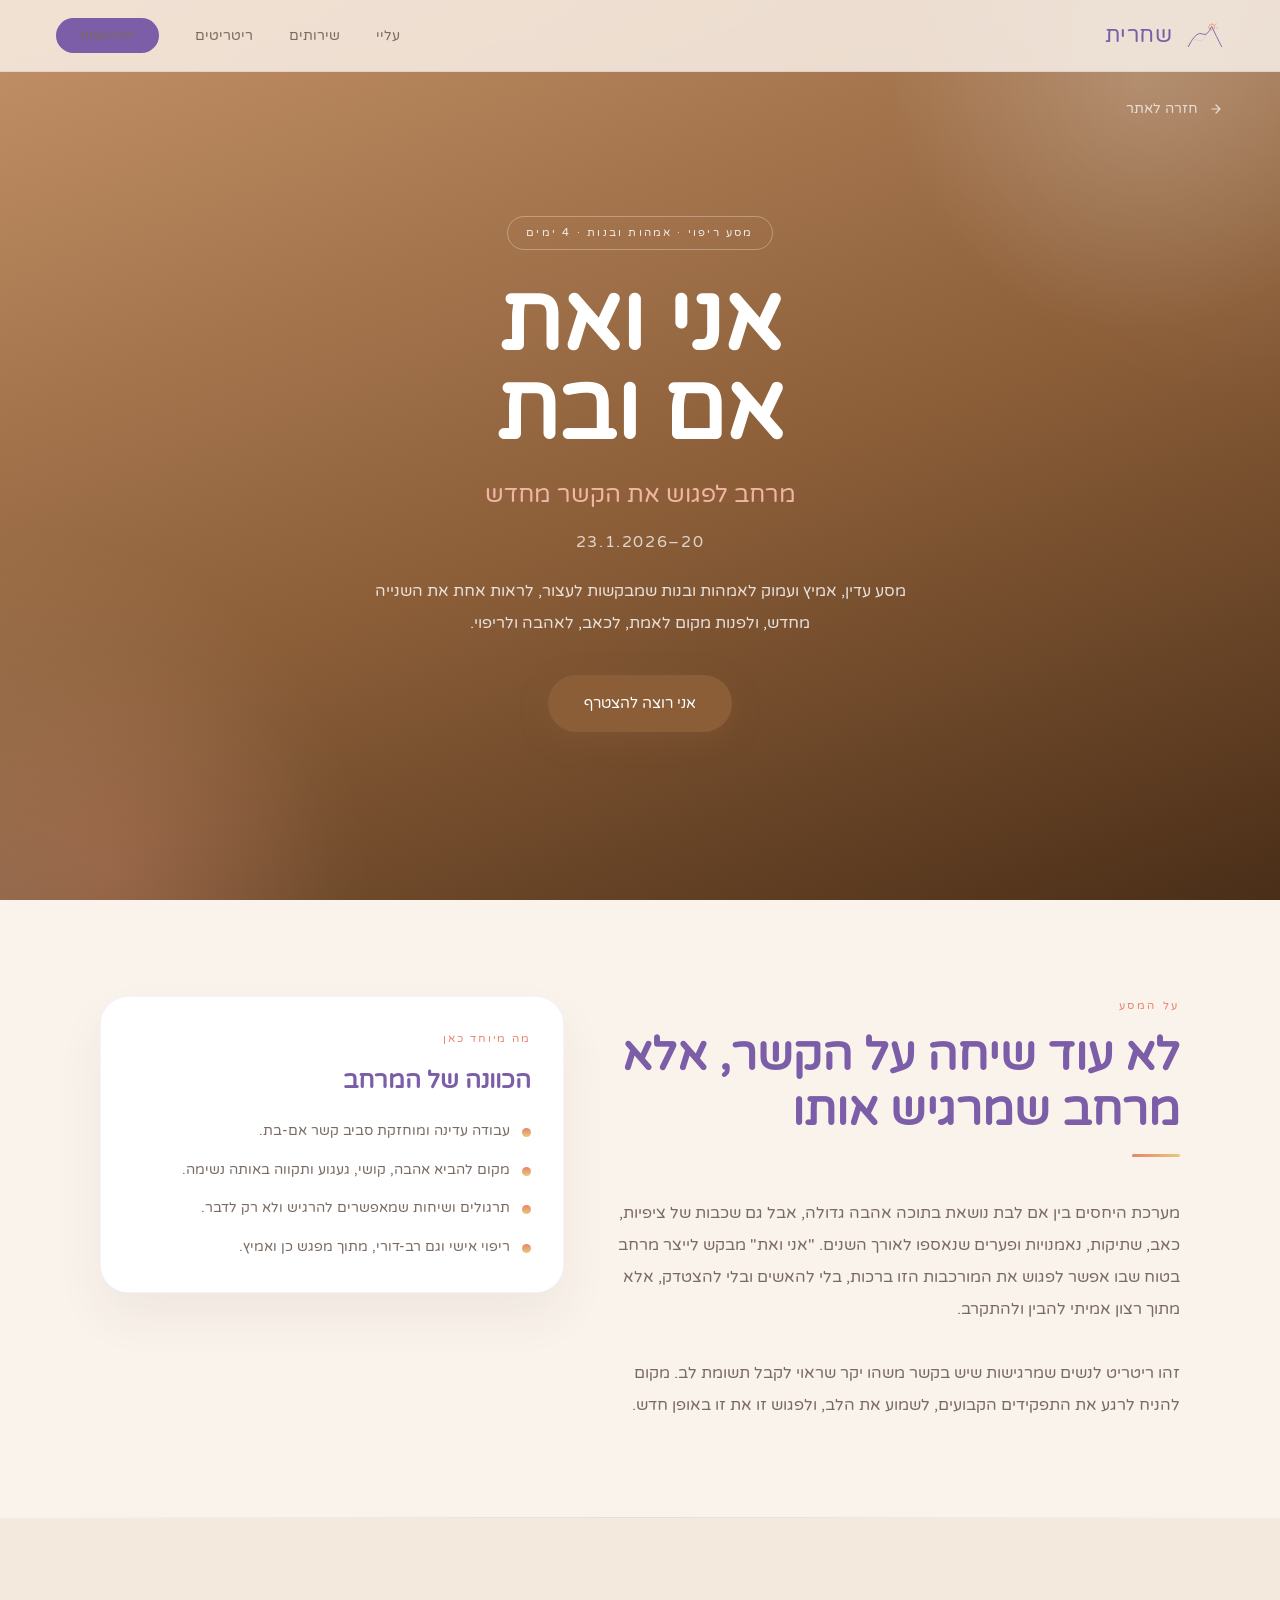
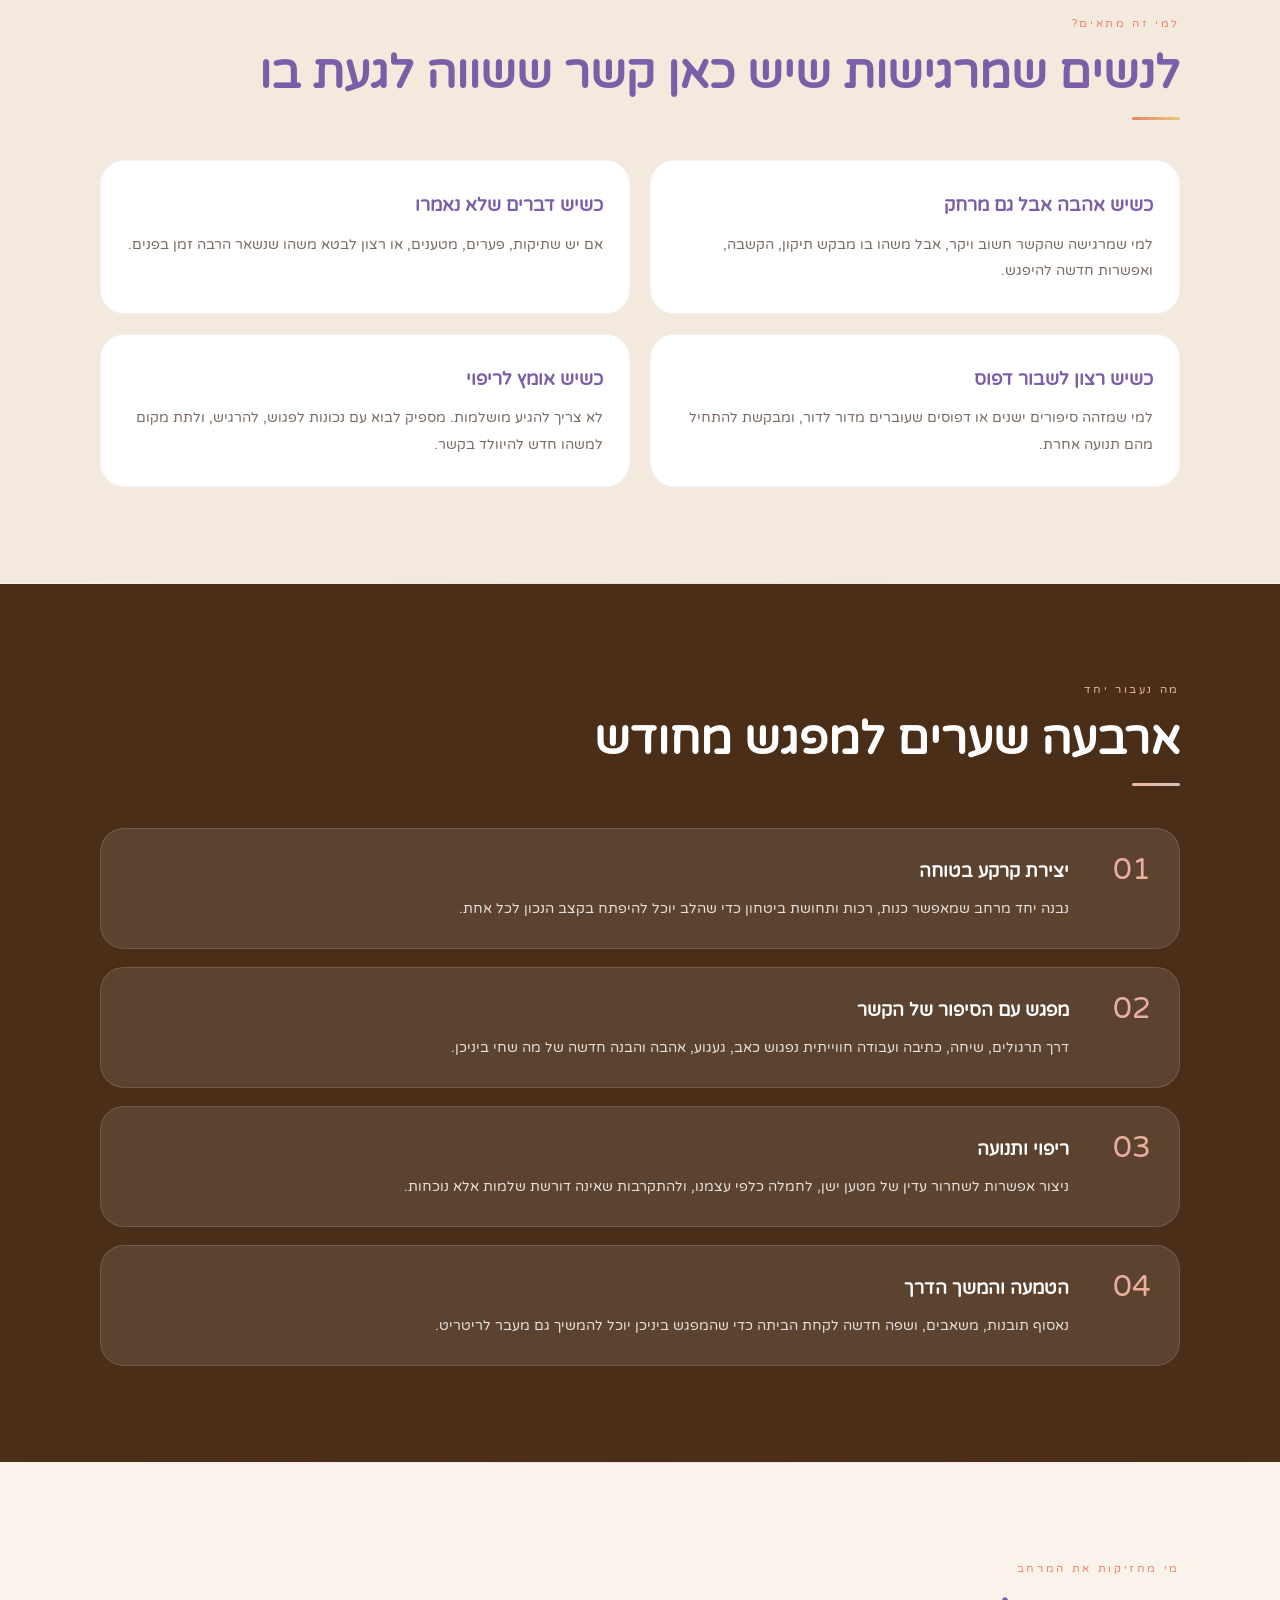
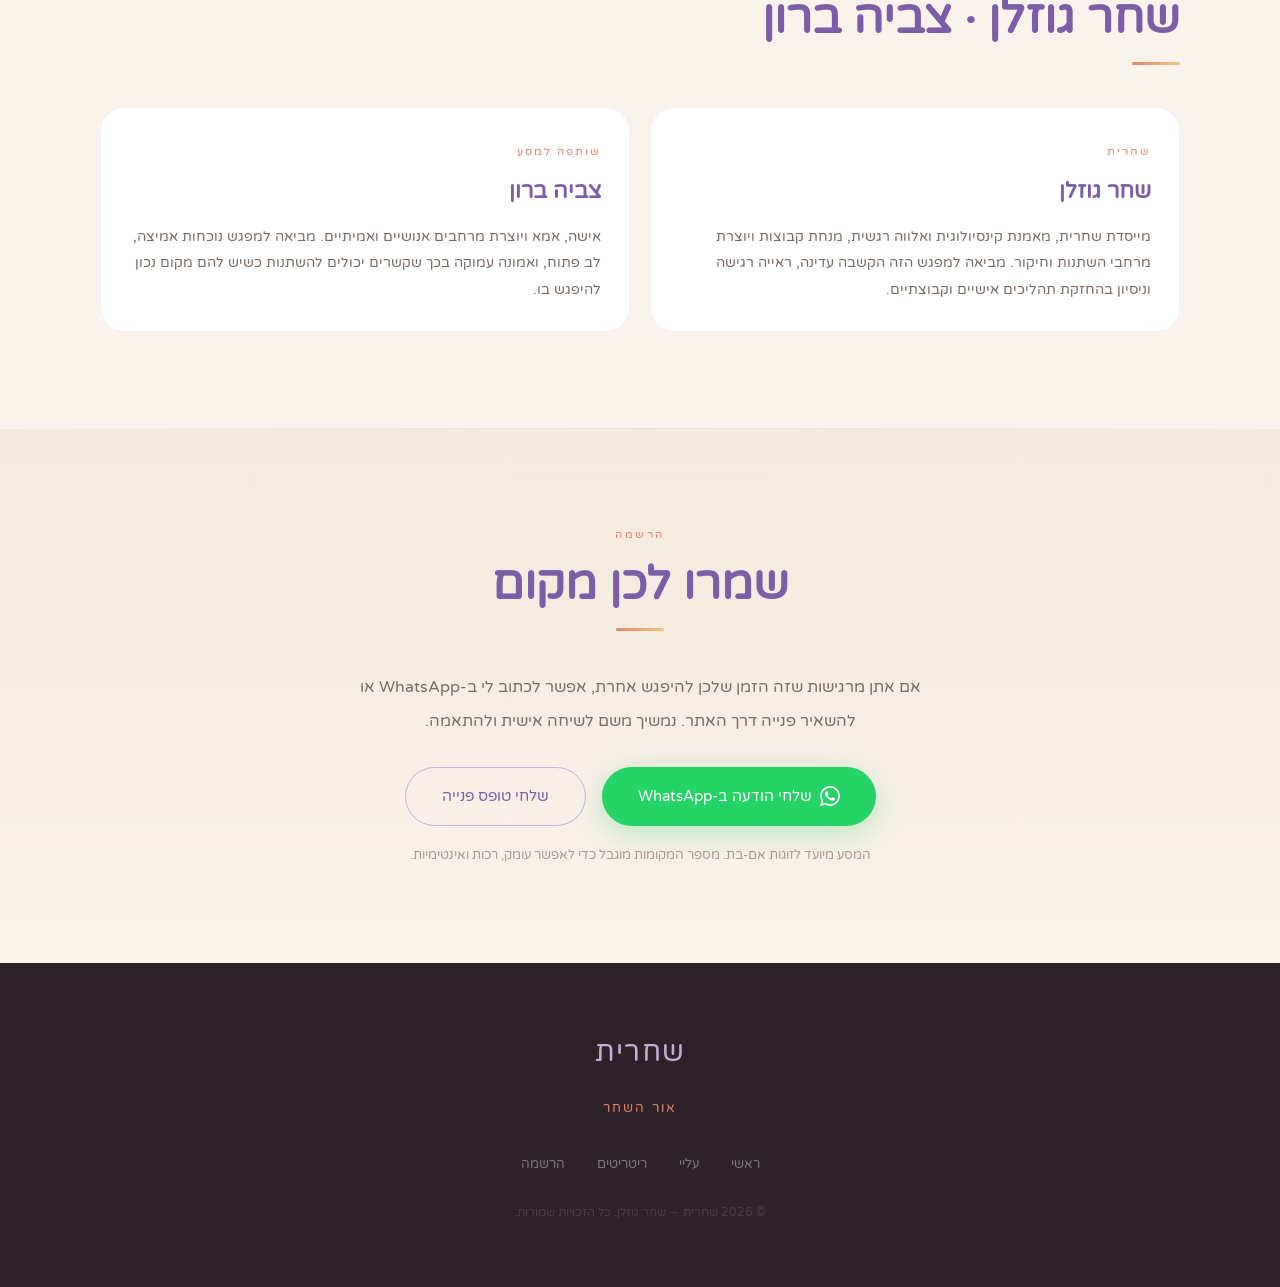
<file: retreat-ani-ve-at.html>
<!DOCTYPE html>
<html lang="he" dir="rtl">
<head>
  <meta charset="UTF-8">
  <meta name="viewport" content="width=device-width, initial-scale=1.0">
  <title>אני ואת — אם ובת</title>
  <meta name="description" content="אני ואת — מסע ריפוי לאמהות ובנות. 20–23.1.2026. מרחב עדין ואמיץ לפגוש כאב, אהבה וחיבור מחדש במערכת היחסים.">
  <link rel="preconnect" href="https://fonts.googleapis.com">
  <link href="https://fonts.googleapis.com/css2?family=Varela+Round&display=swap" rel="stylesheet">
  <link rel="stylesheet" href="css/style.css">
</head>
<body class="retreat-page retreat-page--ani-ve-at">

<nav class="nav" id="nav">
  <a class="nav__brand" href="index.html">
    <svg width="38" height="30" viewBox="0 -8 130 93" fill="none" aria-hidden="true">
      <path d="M8 75 Q35 18 58 32 Q72 40 88 6 Q104 40 122 75" stroke="#7B5EA7" stroke-width="3" fill="none" stroke-linecap="round" stroke-linejoin="round"/>
      <path d="M0 75 Q22 42 44 54 Q58 61 72 32" stroke="#C4AEDE" stroke-width="2" fill="none" stroke-linecap="round" opacity="0.55"/>
      <circle cx="88" cy="8" r="10" fill="none" stroke="#E8836A" stroke-width="2.2"/>
      <line x1="88" y1="-4" x2="88" y2="-1" stroke="#E8836A" stroke-width="2" stroke-linecap="round"/>
      <line x1="100" y1="0" x2="103" y2="-3" stroke="#E8836A" stroke-width="2" stroke-linecap="round"/>
      <line x1="105" y1="11" x2="108" y2="11" stroke="#E8836A" stroke-width="2" stroke-linecap="round"/>
    </svg>
    <span class="nav__brand-name">שחרית</span>
  </a>
  <button class="nav__hamburger" id="navHamburger" aria-label="תפריט" aria-expanded="false" aria-controls="navLinks">
    <span></span><span></span><span></span>
  </button>
  <ul class="nav__links" id="navLinks">
    <li><a href="index.html#about">עליי</a></li>
    <li><a href="index.html#services">שירותים</a></li>
    <li><a href="index.html#retreats">ריטריטים</a></li>
    <li><a href="#retreat-contact" class="nav__cta">להרשמה</a></li>
  </ul>
</nav>

<section class="retreat-hero">
  <a class="retreat-hero__back" href="index.html#retreats">
    <svg width="16" height="16" viewBox="0 0 20 20" fill="none" aria-hidden="true"><path d="M5 10h10M10 15l5-5-5-5" stroke="currentColor" stroke-width="1.5" stroke-linecap="round" stroke-linejoin="round"/></svg>
    חזרה לאתר
  </a>
  <div class="retreat-hero__content">
    <div class="retreat-hero__tag">מסע ריפוי · אמהות ובנות · 4 ימים</div>
    <h1 class="retreat-hero__title">אני ואת<br>אם ובת</h1>
    <p class="retreat-hero__sub">מרחב לפגוש את הקשר מחדש</p>
    <p class="retreat-hero__date">20–23.1.2026</p>
    <p class="retreat-hero__lede">
      מסע עדין, אמיץ ועמוק לאמהות ובנות שמבקשות לעצור,
      לראות אחת את השנייה מחדש, ולפנות מקום לאמת, לכאב, לאהבה ולריפוי.
    </p>
    <a href="#retreat-contact" class="btn btn--earth">אני רוצה להצטרף</a>
  </div>
</section>

<section class="retreat-section" id="retreat-about">
  <div class="retreat-inner retreat-stack">
    <div>
      <span class="sec-eyebrow">על המסע</span>
      <h2 class="sec-title">לא עוד שיחה על הקשר, אלא מרחב שמרגיש אותו</h2>
      <div class="bar"></div>
      <p class="retreat-copy">
        מערכת היחסים בין אם לבת נושאת בתוכה אהבה גדולה,
        אבל גם שכבות של ציפיות, כאב, שתיקות, נאמנויות ופערים שנאספו לאורך השנים.
        "אני ואת" מבקש לייצר מרחב בטוח שבו אפשר לפגוש את המורכבות הזו ברכות,
        בלי להאשים ובלי להצטדק, אלא מתוך רצון אמיתי להבין ולהתקרב.
        <br><br>
        זהו ריטריט לנשים שמרגישות שיש בקשר משהו יקר שראוי לקבל תשומת לב.
        מקום להניח לרגע את התפקידים הקבועים, לשמוע את הלב, ולפגוש זו את זו באופן חדש.
      </p>
    </div>

    <aside class="retreat-panel">
      <span class="retreat-panel__eyebrow">מה מיוחד כאן</span>
      <h3 class="retreat-panel__title">הכוונה של המרחב</h3>
      <ul class="retreat-panel__list">
        <li>עבודה עדינה ומוחזקת סביב קשר אם-בת.</li>
        <li>מקום להביא אהבה, קושי, געגוע ותקווה באותה נשימה.</li>
        <li>תרגולים ושיחות שמאפשרים להרגיש ולא רק לדבר.</li>
        <li>ריפוי אישי וגם רב-דורי, מתוך מפגש כן ואמיץ.</li>
      </ul>
    </aside>
  </div>
</section>
<div class="sep"></div>

<section class="retreat-section retreat-section--alt" id="retreat-for-who">
  <div class="retreat-inner">
    <span class="sec-eyebrow">למי זה מתאים?</span>
    <h2 class="sec-title">לנשים שמרגישות שיש כאן קשר ששווה לגעת בו</h2>
    <div class="bar"></div>
    <div class="retreat-highlights">
      <article class="retreat-highlight">
        <h3 class="retreat-highlight__title">כשיש אהבה אבל גם מרחק</h3>
        <p class="retreat-highlight__body">למי שמרגישה שהקשר חשוב ויקר, אבל משהו בו מבקש תיקון, הקשבה, ואפשרות חדשה להיפגש.</p>
      </article>
      <article class="retreat-highlight">
        <h3 class="retreat-highlight__title">כשיש דברים שלא נאמרו</h3>
        <p class="retreat-highlight__body">אם יש שתיקות, פערים, מטענים, או רצון לבטא משהו שנשאר הרבה זמן בפנים.</p>
      </article>
      <article class="retreat-highlight">
        <h3 class="retreat-highlight__title">כשיש רצון לשבור דפוס</h3>
        <p class="retreat-highlight__body">למי שמזהה סיפורים ישנים או דפוסים שעוברים מדור לדור, ומבקשת להתחיל מהם תנועה אחרת.</p>
      </article>
      <article class="retreat-highlight">
        <h3 class="retreat-highlight__title">כשיש אומץ לריפוי</h3>
        <p class="retreat-highlight__body">לא צריך להגיע מושלמות. מספיק לבוא עם נכונות לפגוש, להרגיש, ולתת מקום למשהו חדש להיוולד בקשר.</p>
      </article>
    </div>
  </div>
</section>
<div class="sep"></div>

<section class="retreat-section retreat-section--theme" id="retreat-program">
  <div class="retreat-inner">
    <span class="sec-eyebrow">מה נעבור יחד</span>
    <h2 class="sec-title">ארבעה שערים למפגש מחודש</h2>
    <div class="bar" style="background:linear-gradient(90deg, var(--retreat-accent), rgba(255,255,255,0.72));"></div>
    <div class="retreat-program">
      <article class="retreat-program__item">
        <div class="retreat-program__num">01</div>
        <div>
          <h3 class="retreat-program__title">יצירת קרקע בטוחה</h3>
          <p class="retreat-program__desc">נבנה יחד מרחב שמאפשר כנות, רכות ותחושת ביטחון כדי שהלב יוכל להיפתח בקצב הנכון לכל אחת.</p>
        </div>
      </article>
      <article class="retreat-program__item">
        <div class="retreat-program__num">02</div>
        <div>
          <h3 class="retreat-program__title">מפגש עם הסיפור של הקשר</h3>
          <p class="retreat-program__desc">דרך תרגולים, שיחה, כתיבה ועבודה חווייתית נפגוש כאב, געגוע, אהבה והבנה חדשה של מה שחי ביניכן.</p>
        </div>
      </article>
      <article class="retreat-program__item">
        <div class="retreat-program__num">03</div>
        <div>
          <h3 class="retreat-program__title">ריפוי ותנועה</h3>
          <p class="retreat-program__desc">ניצור אפשרות לשחרור עדין של מטען ישן, לחמלה כלפי עצמנו, ולהתקרבות שאינה דורשת שלמות אלא נוכחות.</p>
        </div>
      </article>
      <article class="retreat-program__item">
        <div class="retreat-program__num">04</div>
        <div>
          <h3 class="retreat-program__title">הטמעה והמשך הדרך</h3>
          <p class="retreat-program__desc">נאסוף תובנות, משאבים, ושפה חדשה לקחת הביתה כדי שהמפגש ביניכן יוכל להמשיך גם מעבר לריטריט.</p>
        </div>
      </article>
    </div>
  </div>
</section>
<div class="sep"></div>

<section class="retreat-section" id="retreat-hosts">
  <div class="retreat-inner">
    <span class="sec-eyebrow">מי מחזיקות את המרחב</span>
    <h2 class="sec-title">שחר גוזלן · צביה ברון</h2>
    <div class="bar"></div>
    <div class="retreat-hosts">
      <article class="retreat-host-card">
        <span class="retreat-host-card__role">שחרית</span>
        <h3 class="retreat-host-card__name">שחר גוזלן</h3>
        <p class="retreat-host-card__body">
          מייסדת שחרית, מאמנת קינסיולוגית ואלווה רגשית, מנחת קבוצות ויוצרת מרחבי השתנות וחיקור.
          מביאה למפגש הזה הקשבה עדינה, ראייה רגישה וניסיון בהחזקת תהליכים אישיים וקבוצתיים.
        </p>
      </article>
      <article class="retreat-host-card">
        <span class="retreat-host-card__role">שותפה למסע</span>
        <h3 class="retreat-host-card__name">צביה ברון</h3>
        <p class="retreat-host-card__body">
          אישה, אמא ויוצרת מרחבים אנושיים ואמיתיים.
          מביאה למפגש נוכחות אמיצה, לב פתוח, ואמונה עמוקה בכך שקשרים יכולים להשתנות כשיש להם מקום נכון להיפגש בו.
        </p>
      </article>
    </div>
  </div>
</section>
<div class="sep"></div>

<section class="retreat-section retreat-cta" id="retreat-contact">
  <div class="retreat-inner">
    <span class="sec-eyebrow" style="display:block;text-align:center;">הרשמה</span>
    <h2 class="sec-title sec-title--center">שמרו לכן מקום</h2>
    <div class="bar bar--center"></div>
    <p class="sec-body" style="margin:0 auto;text-align:center;">
      אם אתן מרגישות שזה הזמן שלכן להיפגש אחרת, אפשר לכתוב לי ב-WhatsApp או להשאיר פנייה דרך האתר.
      נמשיך משם לשיחה אישית ולהתאמה.
    </p>
    <div class="retreat-cta__actions">
      <a href="https://wa.me/972500000000" class="btn btn--whatsapp" target="_blank" rel="noopener">
        <svg width="20" height="20" viewBox="0 0 24 24" fill="white" aria-hidden="true"><path d="M17.472 14.382c-.297-.149-1.758-.867-2.03-.967-.273-.099-.471-.148-.67.15-.197.297-.767.966-.94 1.164-.173.199-.347.223-.644.075-.297-.15-1.255-.463-2.39-1.475-.883-.788-1.48-1.761-1.653-2.059-.173-.297-.018-.458.13-.606.134-.133.298-.347.446-.52.149-.174.198-.298.298-.497.099-.198.05-.371-.025-.52-.075-.149-.669-1.612-.916-2.207-.242-.579-.487-.5-.669-.51-.173-.008-.371-.01-.57-.01-.198 0-.52.074-.792.372-.272.297-1.04 1.016-1.04 2.479 0 1.462 1.065 2.875 1.213 3.074.149.198 2.096 3.2 5.077 4.487.709.306 1.262.489 1.694.625.712.227 1.36.195 1.871.118.571-.085 1.758-.719 2.006-1.413.248-.694.248-1.289.173-1.413-.074-.124-.272-.198-.57-.347m-5.421 7.403h-.004a9.87 9.87 0 01-5.031-1.378l-.361-.214-3.741.982.998-3.648-.235-.374a9.86 9.86 0 01-1.51-5.26c.001-5.45 4.436-9.884 9.888-9.884 2.64 0 5.122 1.03 6.988 2.898a9.825 9.825 0 012.893 6.994c-.003 5.45-4.437 9.884-9.885 9.884m8.413-18.297A11.815 11.815 0 0012.05 0C5.495 0 .16 5.335.157 11.892c0 2.096.547 4.142 1.588 5.945L.057 24l6.305-1.654a11.882 11.882 0 005.683 1.448h.005c6.554 0 11.89-5.335 11.893-11.893a11.821 11.821 0 00-3.48-8.413z"/></svg>
        שלחי הודעה ב-WhatsApp
      </a>
      <a href="index.html#contact" class="btn btn--outline">שלחי טופס פנייה</a>
    </div>
    <p class="retreat-cta__meta">המסע מיועד לזוגות אם-בת. מספר המקומות מוגבל כדי לאפשר עומק, רכות ואינטימיות.</p>
  </div>
</section>

<footer class="footer">
  <span class="footer__logo">שחרית</span>
  <p class="footer__tagline">אור השחר</p>
  <ul class="footer__links">
    <li><a href="index.html">ראשי</a></li>
    <li><a href="index.html#about">עליי</a></li>
    <li><a href="index.html#retreats">ריטריטים</a></li>
    <li><a href="#retreat-contact">הרשמה</a></li>
  </ul>
  <p class="footer__copy">© 2026 שחרית — שחר גוזלן. כל הזכויות שמורות.</p>
</footer>

<script src="js/main.js"></script>
</body>
</html>
</file>
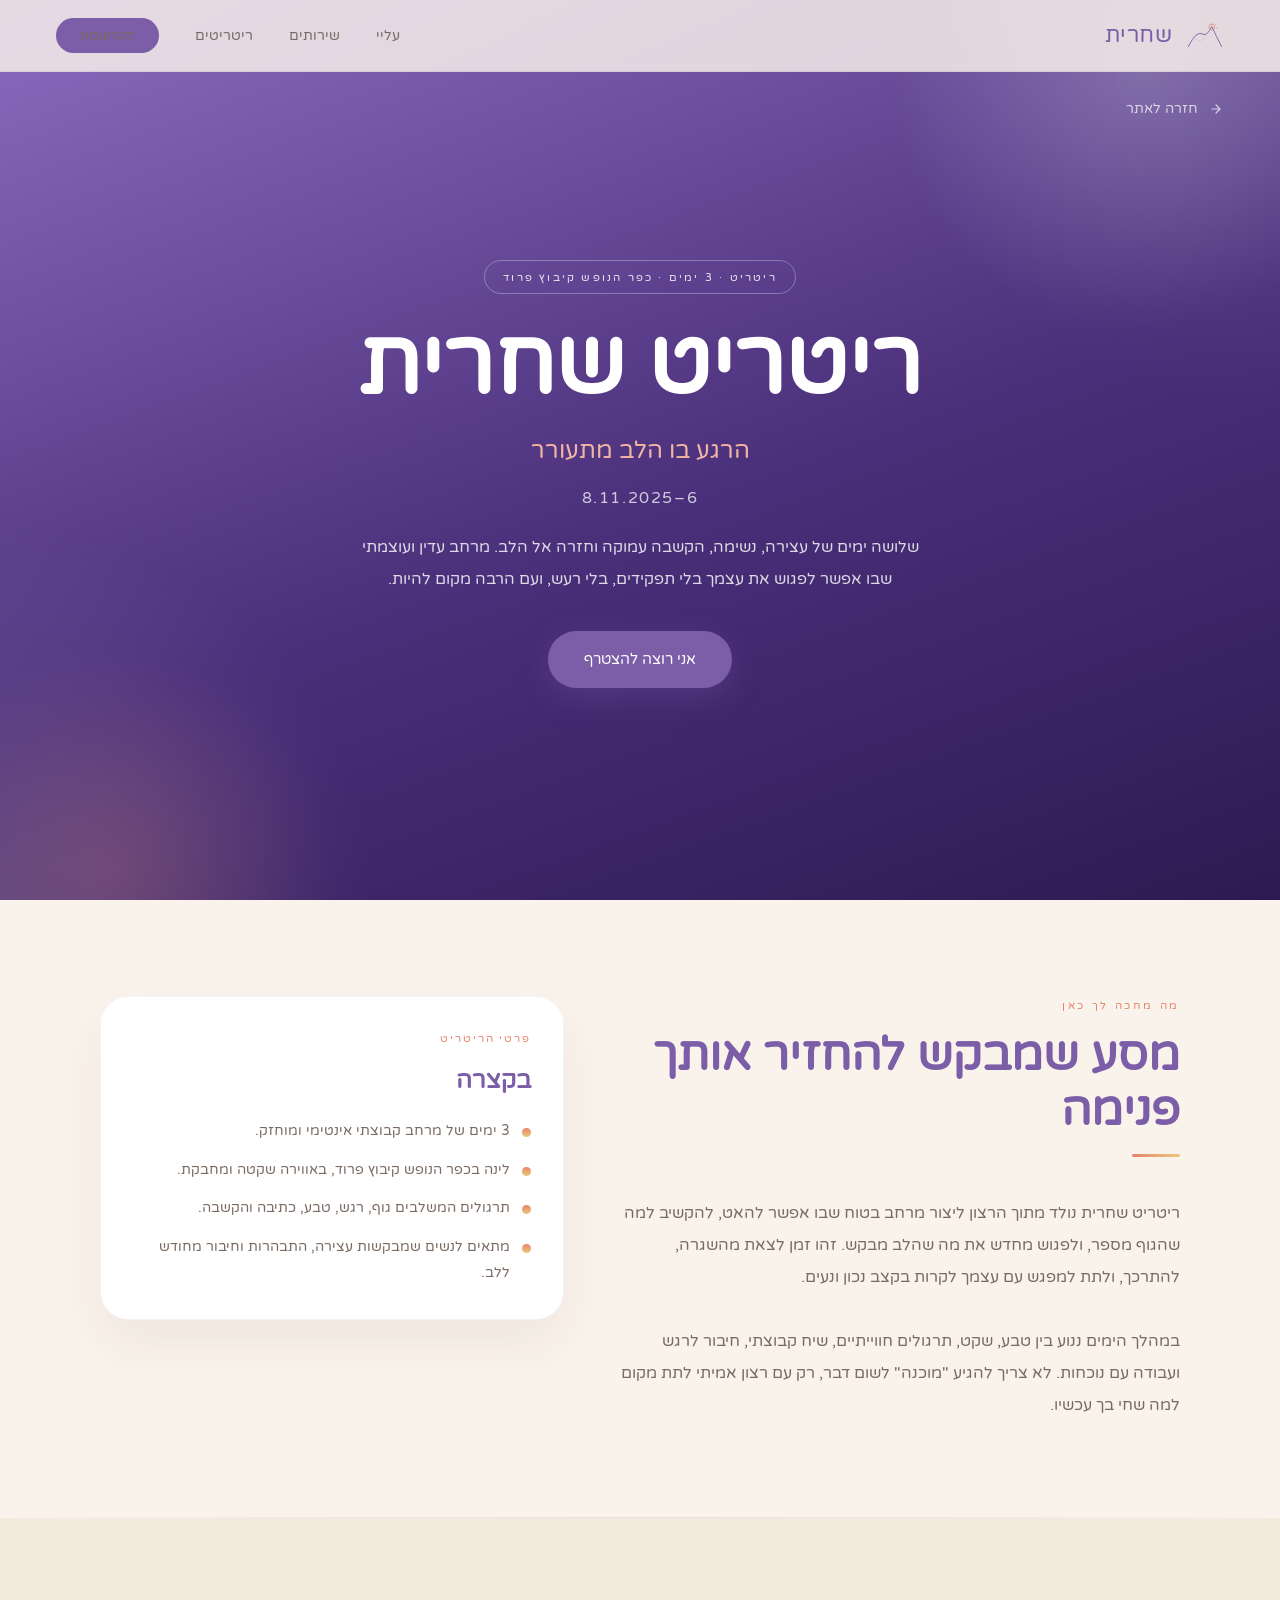
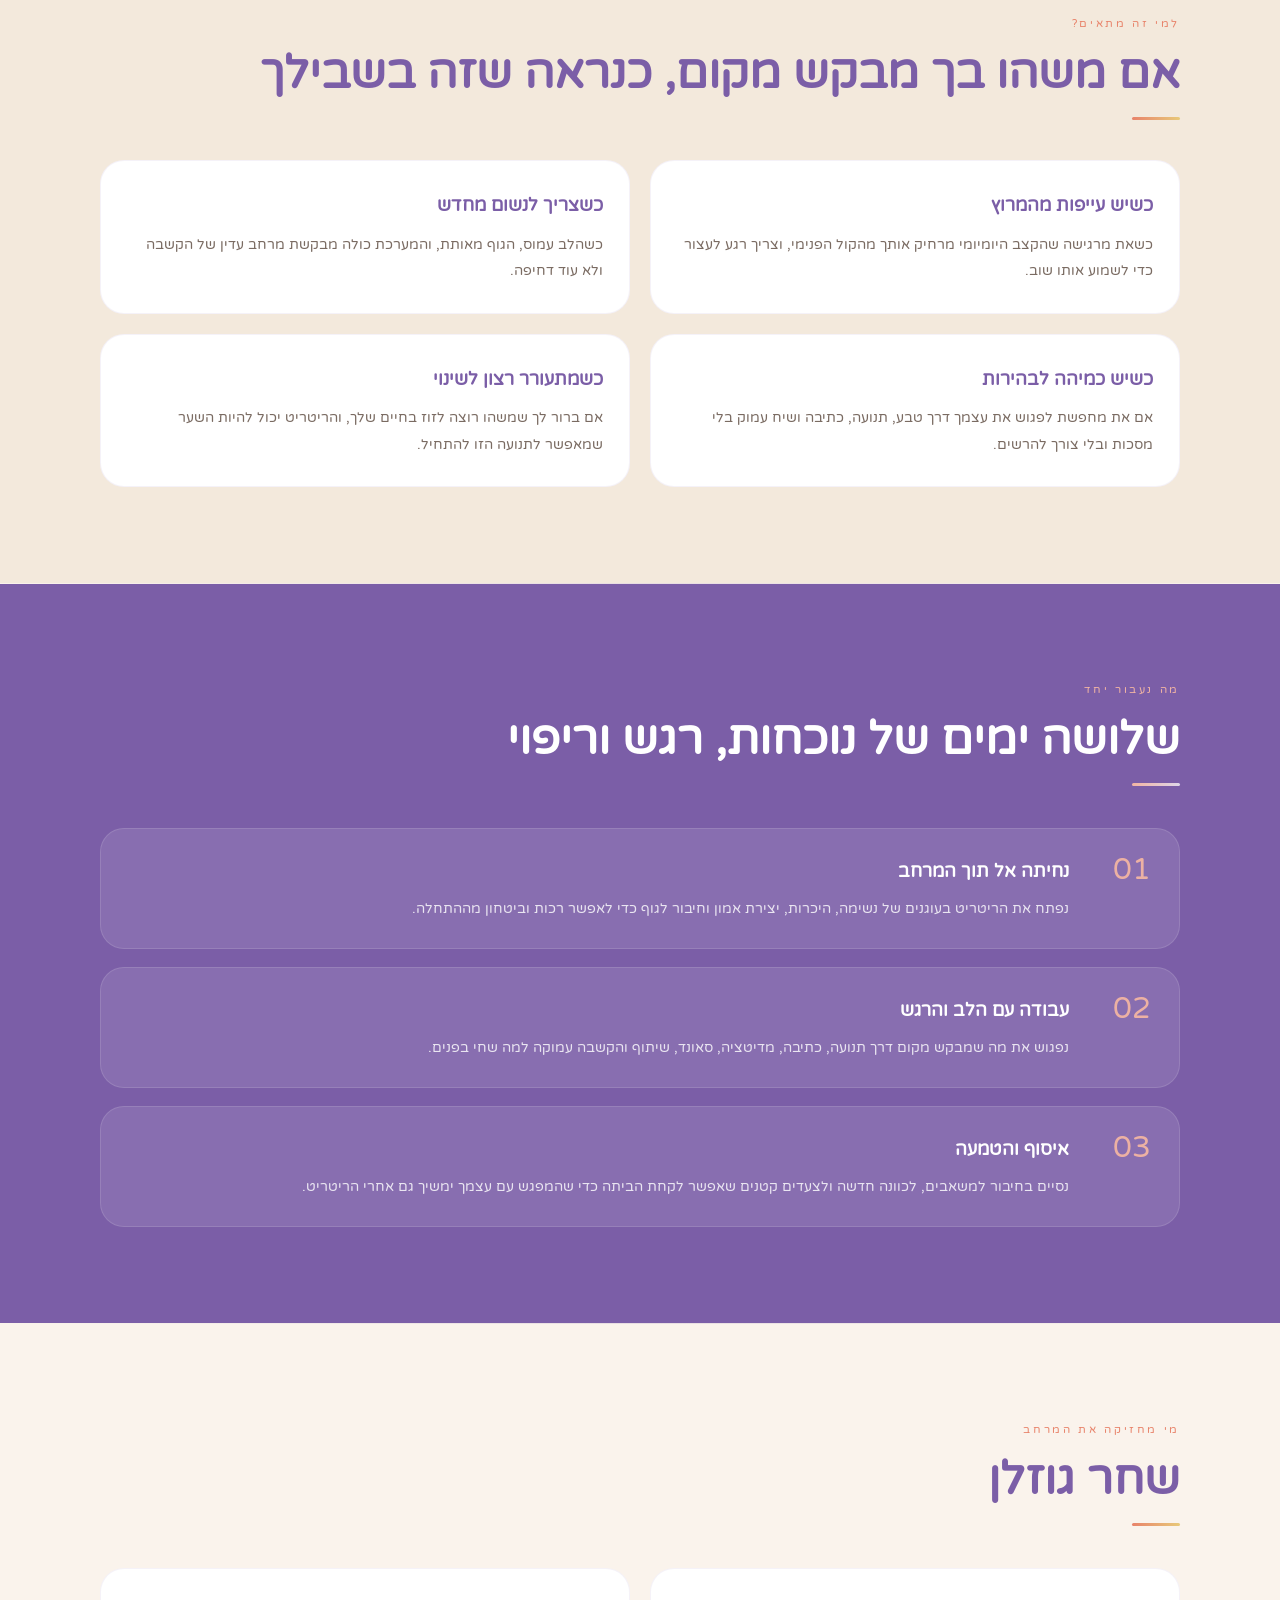
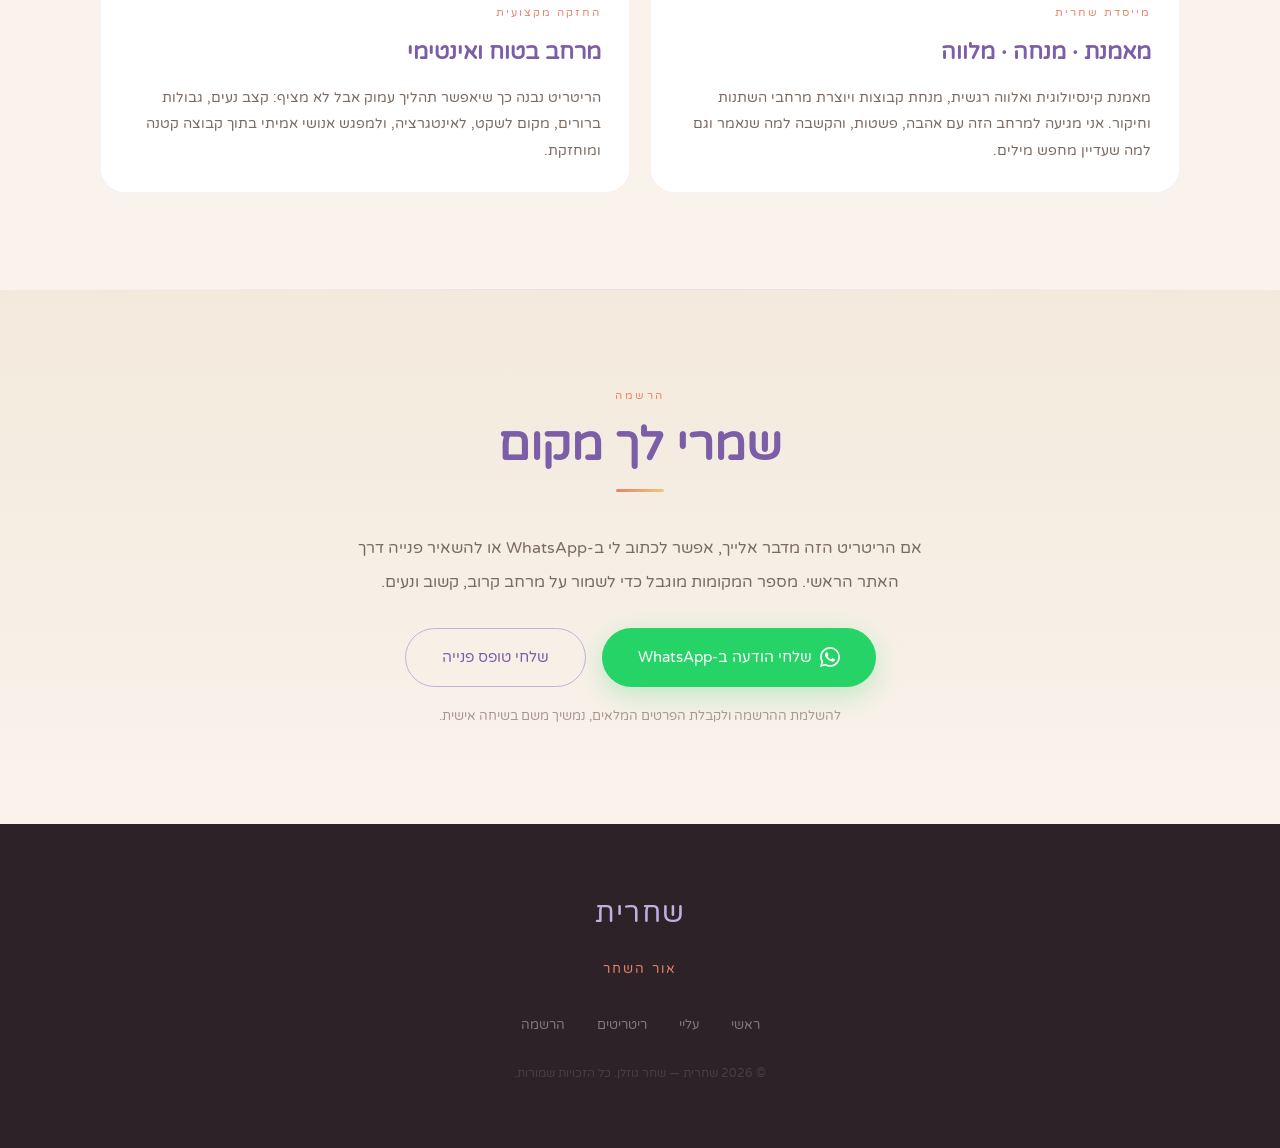
<file: retreat-shacharit.html>
<!DOCTYPE html>
<html lang="he" dir="rtl">
<head>
  <meta charset="UTF-8">
  <meta name="viewport" content="width=device-width, initial-scale=1.0">
  <title>ריטריט שחרית — הרגע בו הלב מתעורר</title>
  <meta name="description" content="ריטריט שחרית — מסע בן 3 ימים של הקשבה ללב, חיבור לגוף ומפגש עמוק עם עצמך. 6–8.11.2025, כפר הנופש קיבוץ פרוד.">
  <link rel="preconnect" href="https://fonts.googleapis.com">
  <link href="https://fonts.googleapis.com/css2?family=Varela+Round&display=swap" rel="stylesheet">
  <link rel="stylesheet" href="css/style.css">
</head>
<body class="retreat-page retreat-page--shacharit">

<nav class="nav" id="nav">
  <a class="nav__brand" href="index.html">
    <svg width="38" height="30" viewBox="0 -8 130 93" fill="none" aria-hidden="true">
      <path d="M8 75 Q35 18 58 32 Q72 40 88 6 Q104 40 122 75" stroke="#7B5EA7" stroke-width="3" fill="none" stroke-linecap="round" stroke-linejoin="round"/>
      <path d="M0 75 Q22 42 44 54 Q58 61 72 32" stroke="#C4AEDE" stroke-width="2" fill="none" stroke-linecap="round" opacity="0.55"/>
      <circle cx="88" cy="8" r="10" fill="none" stroke="#E8836A" stroke-width="2.2"/>
      <line x1="88" y1="-4" x2="88" y2="-1" stroke="#E8836A" stroke-width="2" stroke-linecap="round"/>
      <line x1="100" y1="0" x2="103" y2="-3" stroke="#E8836A" stroke-width="2" stroke-linecap="round"/>
      <line x1="105" y1="11" x2="108" y2="11" stroke="#E8836A" stroke-width="2" stroke-linecap="round"/>
    </svg>
    <span class="nav__brand-name">שחרית</span>
  </a>
  <button class="nav__hamburger" id="navHamburger" aria-label="תפריט" aria-expanded="false" aria-controls="navLinks">
    <span></span><span></span><span></span>
  </button>
  <ul class="nav__links" id="navLinks">
    <li><a href="index.html#about">עליי</a></li>
    <li><a href="index.html#services">שירותים</a></li>
    <li><a href="index.html#retreats">ריטריטים</a></li>
    <li><a href="#retreat-contact" class="nav__cta">להרשמה</a></li>
  </ul>
</nav>

<section class="retreat-hero">
  <a class="retreat-hero__back" href="index.html#retreats">
    <svg width="16" height="16" viewBox="0 0 20 20" fill="none" aria-hidden="true"><path d="M5 10h10M10 15l5-5-5-5" stroke="currentColor" stroke-width="1.5" stroke-linecap="round" stroke-linejoin="round"/></svg>
    חזרה לאתר
  </a>
  <div class="retreat-hero__content">
    <div class="retreat-hero__tag">ריטריט · 3 ימים · כפר הנופש קיבוץ פרוד</div>
    <h1 class="retreat-hero__title">ריטריט שחרית</h1>
    <p class="retreat-hero__sub">הרגע בו הלב מתעורר</p>
    <p class="retreat-hero__date">6–8.11.2025</p>
    <p class="retreat-hero__lede">
      שלושה ימים של עצירה, נשימה, הקשבה עמוקה וחזרה אל הלב.
      מרחב עדין ועוצמתי שבו אפשר לפגוש את עצמך בלי תפקידים, בלי רעש, ועם הרבה מקום להיות.
    </p>
    <a href="#retreat-contact" class="btn btn--primary">אני רוצה להצטרף</a>
  </div>
</section>

<section class="retreat-section" id="retreat-about">
  <div class="retreat-inner retreat-stack">
    <div>
      <span class="sec-eyebrow">מה מחכה לך כאן</span>
      <h2 class="sec-title">מסע שמבקש להחזיר אותך פנימה</h2>
      <div class="bar"></div>
      <p class="retreat-copy">
        ריטריט שחרית נולד מתוך הרצון ליצור מרחב בטוח שבו אפשר להאט,
        להקשיב למה שהגוף מספר, ולפגוש מחדש את מה שהלב מבקש.
        זהו זמן לצאת מהשגרה, להתרכך, ולתת למפגש עם עצמך לקרות בקצב נכון ונעים.
        <br><br>
        במהלך הימים ננוע בין טבע, שקט, תרגולים חווייתיים, שיח קבוצתי,
        חיבור לרגש ועבודה עם נוכחות. לא צריך להגיע "מוכנה" לשום דבר,
        רק עם רצון אמיתי לתת מקום למה שחי בך עכשיו.
      </p>
    </div>

    <aside class="retreat-panel">
      <span class="retreat-panel__eyebrow">פרטי הריטריט</span>
      <h3 class="retreat-panel__title">בקצרה</h3>
      <ul class="retreat-panel__list">
        <li>3 ימים של מרחב קבוצתי אינטימי ומוחזק.</li>
        <li>לינה בכפר הנופש קיבוץ פרוד, באווירה שקטה ומחבקת.</li>
        <li>תרגולים המשלבים גוף, רגש, טבע, כתיבה והקשבה.</li>
        <li>מתאים לנשים שמבקשות עצירה, התבהרות וחיבור מחודש ללב.</li>
      </ul>
    </aside>
  </div>
</section>
<div class="sep"></div>

<section class="retreat-section retreat-section--alt" id="retreat-for-who">
  <div class="retreat-inner">
    <span class="sec-eyebrow">למי זה מתאים?</span>
    <h2 class="sec-title">אם משהו בך מבקש מקום, כנראה שזה בשבילך</h2>
    <div class="bar"></div>
    <div class="retreat-highlights">
      <article class="retreat-highlight">
        <h3 class="retreat-highlight__title">כשיש עייפות מהמרוץ</h3>
        <p class="retreat-highlight__body">כשאת מרגישה שהקצב היומיומי מרחיק אותך מהקול הפנימי, וצריך רגע לעצור כדי לשמוע אותו שוב.</p>
      </article>
      <article class="retreat-highlight">
        <h3 class="retreat-highlight__title">כשצריך לנשום מחדש</h3>
        <p class="retreat-highlight__body">כשהלב עמוס, הגוף מאותת, והמערכת כולה מבקשת מרחב עדין של הקשבה ולא עוד דחיפה.</p>
      </article>
      <article class="retreat-highlight">
        <h3 class="retreat-highlight__title">כשיש כמיהה לבהירות</h3>
        <p class="retreat-highlight__body">אם את מחפשת לפגוש את עצמך דרך טבע, תנועה, כתיבה ושיח עמוק בלי מסכות ובלי צורך להרשים.</p>
      </article>
      <article class="retreat-highlight">
        <h3 class="retreat-highlight__title">כשמתעורר רצון לשינוי</h3>
        <p class="retreat-highlight__body">אם ברור לך שמשהו רוצה לזוז בחיים שלך, והריטריט יכול להיות השער שמאפשר לתנועה הזו להתחיל.</p>
      </article>
    </div>
  </div>
</section>
<div class="sep"></div>

<section class="retreat-section retreat-section--theme" id="retreat-program">
  <div class="retreat-inner">
    <span class="sec-eyebrow">מה נעבור יחד</span>
    <h2 class="sec-title">שלושה ימים של נוכחות, רגש וריפוי</h2>
    <div class="bar" style="background:linear-gradient(90deg, var(--retreat-accent), rgba(255,255,255,0.75));"></div>
    <div class="retreat-program">
      <article class="retreat-program__item">
        <div class="retreat-program__num">01</div>
        <div>
          <h3 class="retreat-program__title">נחיתה אל תוך המרחב</h3>
          <p class="retreat-program__desc">נפתח את הריטריט בעוגנים של נשימה, היכרות, יצירת אמון וחיבור לגוף כדי לאפשר רכות וביטחון מההתחלה.</p>
        </div>
      </article>
      <article class="retreat-program__item">
        <div class="retreat-program__num">02</div>
        <div>
          <h3 class="retreat-program__title">עבודה עם הלב והרגש</h3>
          <p class="retreat-program__desc">נפגוש את מה שמבקש מקום דרך תנועה, כתיבה, מדיטציה, סאונד, שיתוף והקשבה עמוקה למה שחי בפנים.</p>
        </div>
      </article>
      <article class="retreat-program__item">
        <div class="retreat-program__num">03</div>
        <div>
          <h3 class="retreat-program__title">איסוף והטמעה</h3>
          <p class="retreat-program__desc">נסיים בחיבור למשאבים, לכוונה חדשה ולצעדים קטנים שאפשר לקחת הביתה כדי שהמפגש עם עצמך ימשיך גם אחרי הריטריט.</p>
        </div>
      </article>
    </div>
  </div>
</section>
<div class="sep"></div>

<section class="retreat-section" id="retreat-host">
  <div class="retreat-inner">
    <span class="sec-eyebrow">מי מחזיקה את המרחב</span>
    <h2 class="sec-title">שחר גוזלן</h2>
    <div class="bar"></div>
    <div class="retreat-hosts">
      <article class="retreat-host-card">
        <span class="retreat-host-card__role">מייסדת שחרית</span>
        <h3 class="retreat-host-card__name">מאמנת · מנחה · מלווה</h3>
        <p class="retreat-host-card__body">
          מאמנת קינסיולוגית ואלווה רגשית, מנחת קבוצות ויוצרת מרחבי השתנות וחיקור.
          אני מגיעה למרחב הזה עם אהבה, פשטות, והקשבה למה שנאמר וגם למה שעדיין מחפש מילים.
        </p>
      </article>
      <article class="retreat-host-card">
        <span class="retreat-host-card__role">החזקה מקצועית</span>
        <h3 class="retreat-host-card__name">מרחב בטוח ואינטימי</h3>
        <p class="retreat-host-card__body">
          הריטריט נבנה כך שיאפשר תהליך עמוק אבל לא מציף: קצב נעים, גבולות ברורים,
          מקום לשקט, לאינטגרציה, ולמפגש אנושי אמיתי בתוך קבוצה קטנה ומוחזקת.
        </p>
      </article>
    </div>
  </div>
</section>
<div class="sep"></div>

<section class="retreat-section retreat-cta" id="retreat-contact">
  <div class="retreat-inner">
    <span class="sec-eyebrow" style="display:block;text-align:center;">הרשמה</span>
    <h2 class="sec-title sec-title--center">שמרי לך מקום</h2>
    <div class="bar bar--center"></div>
    <p class="sec-body" style="margin:0 auto;text-align:center;">
      אם הריטריט הזה מדבר אלייך, אפשר לכתוב לי ב-WhatsApp או להשאיר פנייה דרך האתר הראשי.
      מספר המקומות מוגבל כדי לשמור על מרחב קרוב, קשוב ונעים.
    </p>
    <div class="retreat-cta__actions">
      <a href="https://wa.me/972500000000" class="btn btn--whatsapp" target="_blank" rel="noopener">
        <svg width="20" height="20" viewBox="0 0 24 24" fill="white" aria-hidden="true"><path d="M17.472 14.382c-.297-.149-1.758-.867-2.03-.967-.273-.099-.471-.148-.67.15-.197.297-.767.966-.94 1.164-.173.199-.347.223-.644.075-.297-.15-1.255-.463-2.39-1.475-.883-.788-1.48-1.761-1.653-2.059-.173-.297-.018-.458.13-.606.134-.133.298-.347.446-.52.149-.174.198-.298.298-.497.099-.198.05-.371-.025-.52-.075-.149-.669-1.612-.916-2.207-.242-.579-.487-.5-.669-.51-.173-.008-.371-.01-.57-.01-.198 0-.52.074-.792.372-.272.297-1.04 1.016-1.04 2.479 0 1.462 1.065 2.875 1.213 3.074.149.198 2.096 3.2 5.077 4.487.709.306 1.262.489 1.694.625.712.227 1.36.195 1.871.118.571-.085 1.758-.719 2.006-1.413.248-.694.248-1.289.173-1.413-.074-.124-.272-.198-.57-.347m-5.421 7.403h-.004a9.87 9.87 0 01-5.031-1.378l-.361-.214-3.741.982.998-3.648-.235-.374a9.86 9.86 0 01-1.51-5.26c.001-5.45 4.436-9.884 9.888-9.884 2.64 0 5.122 1.03 6.988 2.898a9.825 9.825 0 012.893 6.994c-.003 5.45-4.437 9.884-9.885 9.884m8.413-18.297A11.815 11.815 0 0012.05 0C5.495 0 .16 5.335.157 11.892c0 2.096.547 4.142 1.588 5.945L.057 24l6.305-1.654a11.882 11.882 0 005.683 1.448h.005c6.554 0 11.89-5.335 11.893-11.893a11.821 11.821 0 00-3.48-8.413z"/></svg>
        שלחי הודעה ב-WhatsApp
      </a>
      <a href="index.html#contact" class="btn btn--outline">שלחי טופס פנייה</a>
    </div>
    <p class="retreat-cta__meta">להשלמת ההרשמה ולקבלת הפרטים המלאים, נמשיך משם בשיחה אישית.</p>
  </div>
</section>

<footer class="footer">
  <span class="footer__logo">שחרית</span>
  <p class="footer__tagline">אור השחר</p>
  <ul class="footer__links">
    <li><a href="index.html">ראשי</a></li>
    <li><a href="index.html#about">עליי</a></li>
    <li><a href="index.html#retreats">ריטריטים</a></li>
    <li><a href="#retreat-contact">הרשמה</a></li>
  </ul>
  <p class="footer__copy">© 2026 שחרית — שחר גוזלן. כל הזכויות שמורות.</p>
</footer>

<script src="js/main.js"></script>
</body>
</html>
</file>
<file: css/style.css>
/* css/style.css */
*, *::before, *::after { box-sizing: border-box; margin: 0; padding: 0; }

:root {
  --cream:          #FAF3EC;
  --cream2:         #F3E9DC;
  --cream3:         #EDE0D0;
  --purple:         #7B5EA7;
  --purple-mid:     #9B7EC8;
  --purple-light:   #C4AEDE;
  --purple-pale:    #EDE7F6;
  --coral:          #E8836A;
  --coral-light:    #F2B5A3;
  --gold:           #C89A3A;
  --gold-light:     #E8C97A;
  --text:           #2D2228;
  --text-soft:      #7A6B62;
  --text-xsoft:     #A89890;
  --white:          #FFFFFF;
}

html { scroll-behavior: smooth; }

body {
  background: var(--cream);
  color: var(--text);
  font-family: 'Varela Round', sans-serif;
  line-height: 1.8;
  overflow-x: hidden;
  direction: rtl;
}

/* ── Shared utilities ── */
.sec { padding: 110px 32px; }
.sec-inner { max-width: 1140px; margin: 0 auto; }

.sec-eyebrow {
  display: block;
  font-size: 11px;
  letter-spacing: 0.24em;
  color: var(--coral);
  margin-bottom: 12px;
}

.sec-title {
  font-size: clamp(30px, 4vw, 46px);
  color: var(--purple);
  line-height: 1.2;
  margin-bottom: 16px;
}

.sec-title--center { text-align: center; }

.sec-body {
  font-size: 16px;
  line-height: 2.1;
  color: var(--text-soft);
  max-width: 600px;
}

.bar {
  width: 48px;
  height: 3px;
  background: linear-gradient(90deg, var(--coral), var(--gold-light));
  border-radius: 4px;
  margin-bottom: 40px;
}

.bar--center { margin-left: auto; margin-right: auto; }

.sep {
  width: 100%;
  height: 1px;
  background: linear-gradient(90deg, transparent, rgba(123,94,167,0.15), transparent);
}

/* ── Buttons ── */
.btn {
  display: inline-flex;
  align-items: center;
  gap: 8px;
  padding: 15px 36px;
  border-radius: 50px;
  font-family: 'Varela Round', sans-serif;
  font-size: 15px;
  text-decoration: none;
  cursor: pointer;
  border: none;
  transition: transform 0.2s, box-shadow 0.2s, background 0.2s;
}

.btn:hover { transform: translateY(-3px); }

.btn--primary {
  background: var(--purple);
  color: var(--white);
  box-shadow: 0 8px 32px rgba(123,94,167,0.30);
}

.btn--primary:hover {
  background: #6A4F92;
  box-shadow: 0 12px 40px rgba(123,94,167,0.38);
}

.btn--outline {
  background: transparent;
  color: var(--purple);
  border: 1.5px solid var(--purple-light);
}

.btn--outline:hover { background: var(--purple-pale); }

.btn--whatsapp {
  background: #25D366;
  color: var(--white);
  box-shadow: 0 8px 28px rgba(37,211,102,0.28);
}

.btn--whatsapp:hover {
  box-shadow: 0 14px 36px rgba(37,211,102,0.35);
}

/* ── NAV ── */
.nav {
  position: fixed;
  top: 0; right: 0; left: 0;
  z-index: 200;
  display: flex;
  justify-content: space-between;
  align-items: center;
  padding: 0 56px;
  height: 72px;
  background: rgba(250,243,236,0.88);
  backdrop-filter: blur(16px);
  -webkit-backdrop-filter: blur(16px);
  border-bottom: 1px solid rgba(123,94,167,0.10);
  transition: box-shadow 0.3s;
}

.nav--scrolled { box-shadow: 0 4px 24px rgba(123,94,167,0.08); }

.nav__brand {
  display: flex;
  align-items: center;
  gap: 14px;
  text-decoration: none;
}

.nav__brand-name {
  font-size: 22px;
  color: var(--purple);
  letter-spacing: 0.02em;
}

.nav__links {
  display: flex;
  gap: 36px;
  list-style: none;
  align-items: center;
}

.nav__links a {
  text-decoration: none;
  color: var(--text-soft);
  font-size: 14px;
  transition: color 0.2s;
}

.nav__links a:hover { color: var(--purple); }

.nav__cta {
  padding: 9px 24px;
  background: var(--purple);
  color: var(--white);
  border-radius: 50px;
  font-size: 13px;
  transition: background 0.2s, transform 0.15s;
}

.nav__cta:hover { background: #6A4F92; transform: translateY(-1px); }

/* Hamburger — hidden on desktop */
.nav__hamburger {
  display: none;
  flex-direction: column;
  gap: 5px;
  cursor: pointer;
  padding: 8px;
  background: none;
  border: none;
}

.nav__hamburger span {
  display: block;
  width: 24px;
  height: 2px;
  background: var(--purple);
  border-radius: 2px;
  transition: transform 0.3s, opacity 0.3s;
}

/* Mobile nav open state */
.nav--open .nav__links {
  display: flex;
  flex-direction: column;
  position: fixed;
  top: 72px; right: 0; left: 0;
  background: var(--cream);
  padding: 32px;
  gap: 24px;
  border-bottom: 1px solid var(--cream3);
  box-shadow: 0 16px 40px rgba(0,0,0,0.08);
}

.nav--open .nav__hamburger span:nth-child(1) { transform: translateY(7px) rotate(45deg); }
.nav--open .nav__hamburger span:nth-child(2) { opacity: 0; }
.nav--open .nav__hamburger span:nth-child(3) { transform: translateY(-7px) rotate(-45deg); }

/* ── HERO ── */
.hero {
  min-height: 100vh;
  display: flex;
  align-items: center;
  justify-content: center;
  text-align: center;
  padding: 120px 32px 80px;
  position: relative;
  overflow: hidden;
}

.hero::before {
  content: '';
  position: absolute;
  width: 800px; height: 800px;
  top: -200px; right: -200px;
  border-radius: 50%;
  background: radial-gradient(circle, rgba(196,174,222,0.18) 0%, transparent 65%);
  pointer-events: none;
}

.hero::after {
  content: '';
  position: absolute;
  width: 600px; height: 600px;
  bottom: -100px; left: -100px;
  border-radius: 50%;
  background: radial-gradient(circle, rgba(232,131,106,0.10) 0%, transparent 65%);
  pointer-events: none;
}

.hero__deco {
  position: absolute;
  pointer-events: none;
  opacity: 0.18;
}

.hero__deco--tl {
  top: 120px; right: 80px;
  width: 180px;
  animation: floatA 8s ease-in-out infinite;
}

.hero__deco--br {
  bottom: 80px; left: 60px;
  width: 140px;
  animation: floatB 10s ease-in-out infinite;
}

@keyframes floatA {
  0%, 100% { transform: translateY(0) rotate(0deg); }
  50% { transform: translateY(-12px) rotate(3deg); }
}

@keyframes floatB {
  0%, 100% { transform: translateY(0) rotate(0deg); }
  50% { transform: translateY(10px) rotate(-2deg); }
}

.hero__content { position: relative; z-index: 2; }

.hero__logo {
  width: 200px;
  margin: 0 auto 36px;
  display: block;
}

.hero__eyebrow {
  font-size: 12px;
  letter-spacing: 0.28em;
  color: var(--coral);
  margin-bottom: 14px;
}

.hero__title {
  font-size: clamp(64px, 10vw, 110px);
  color: var(--purple);
  line-height: 0.95;
  margin-bottom: 14px;
}

.hero__sub {
  font-size: clamp(16px, 2vw, 20px);
  color: var(--coral);
  letter-spacing: 0.22em;
  margin-bottom: 32px;
}

.hero__tagline {
  font-size: clamp(15px, 1.5vw, 17px);
  color: var(--text-soft);
  max-width: 480px;
  margin: 0 auto 52px;
  line-height: 2.1;
}

.hero__actions {
  display: flex;
  gap: 16px;
  justify-content: center;
  flex-wrap: wrap;
}

.hero__scroll {
  position: absolute;
  bottom: 40px;
  left: 50%;
  transform: translateX(-50%);
  display: flex;
  flex-direction: column;
  align-items: center;
  gap: 8px;
  color: var(--text-xsoft);
  font-size: 11px;
  letter-spacing: 0.15em;
  animation: scrollHint 2.5s ease-in-out infinite;
}

@keyframes scrollHint {
  0%, 100% { opacity: 0.4; transform: translateX(-50%) translateY(0); }
  50% { opacity: 0.8; transform: translateX(-50%) translateY(6px); }
}

/* ── ABOUT ── */
.about__grid {
  display: grid;
  grid-template-columns: 420px 1fr;
  gap: 96px;
  align-items: center;
}

.about__img-wrap { position: relative; }

.about__img-placeholder {
  width: 100%;
  aspect-ratio: 3/4;
  border-radius: 56% 44% 52% 48% / 52% 48% 56% 44%;
  background: linear-gradient(145deg, var(--purple-light) 0%, var(--cream3) 60%, var(--coral-light) 100%);
  opacity: 0.55;
  display: flex;
  align-items: center;
  justify-content: center;
  color: var(--text-soft);
  font-size: 13px;
  letter-spacing: 0.1em;
}

.about__img {
  width: 100%;
  aspect-ratio: 3/4;
  object-fit: cover;
  border-radius: 56% 44% 52% 48% / 52% 48% 56% 44%;
  display: block;
}

.about__badge {
  position: absolute;
  bottom: 32px;
  left: -24px;
  background: var(--white);
  border-radius: 20px;
  padding: 18px 24px;
  box-shadow: 0 16px 48px rgba(123,94,167,0.14);
  min-width: 190px;
}

.about__badge-label { font-size: 13px; color: var(--text-xsoft); letter-spacing: 0.05em; margin-bottom: 4px; }
.about__badge-name  { font-size: 18px; color: var(--purple); margin-bottom: 4px; }
.about__badge-role  { font-size: 12px; color: var(--coral); letter-spacing: 0.08em; }

.about__dots {
  position: absolute;
  top: 24px;
  right: -24px;
  opacity: 0.22;
}

/* ── PHILOSOPHY ── */
.philosophy {
  background: var(--purple);
  position: relative;
  overflow: hidden;
}

.philosophy::before {
  content: '';
  position: absolute;
  top: -200px; left: -200px;
  width: 600px; height: 600px;
  border-radius: 50%;
  background: radial-gradient(circle, rgba(255,255,255,0.05) 0%, transparent 65%);
  pointer-events: none;
}

.philosophy__inner {
  max-width: 860px;
  margin: 0 auto;
  text-align: center;
  position: relative;
  z-index: 2;
}

.philosophy__eyebrow {
  display: block;
  font-size: 11px;
  letter-spacing: 0.24em;
  color: rgba(255,255,255,0.45);
  margin-bottom: 32px;
}

.philosophy__quote {
  font-size: clamp(20px, 2.8vw, 32px);
  color: var(--white);
  line-height: 1.8;
  margin-bottom: 32px;
  opacity: 0.93;
}

.philosophy__quote em {
  color: var(--coral-light);
  font-style: normal;
}

.philosophy__author {
  font-size: 14px;
  color: rgba(255,255,255,0.45);
  letter-spacing: 0.12em;
}

/* ── SERVICES ── */
.services { background: var(--cream2); }

.services__grid {
  display: grid;
  grid-template-columns: repeat(3, 1fr);
  gap: 28px;
  margin-top: 60px;
}

.service-card {
  background: var(--cream);
  border-radius: 28px;
  padding: 44px 36px;
  position: relative;
  overflow: hidden;
  transition: transform 0.25s, box-shadow 0.25s;
}

.service-card::after {
  content: '';
  position: absolute;
  top: 0; right: 0;
  width: 100px; height: 100px;
  border-radius: 0 28px 0 100%;
  background: linear-gradient(225deg, var(--purple-pale), transparent);
}

.service-card:hover {
  transform: translateY(-8px);
  box-shadow: 0 24px 60px rgba(123,94,167,0.13);
}

.service-card__num {
  font-size: 11px;
  letter-spacing: 0.2em;
  color: var(--coral);
  margin-bottom: 20px;
}

.service-card__icon {
  width: 56px;
  height: 56px;
  border-radius: 18px;
  background: var(--purple-pale);
  display: flex;
  align-items: center;
  justify-content: center;
  margin-bottom: 24px;
}

.service-card__icon svg { width: 26px; height: 26px; }

.service-card__title {
  font-size: 20px;
  color: var(--purple);
  margin-bottom: 12px;
}

.service-card__desc {
  font-size: 14px;
  line-height: 1.95;
  color: var(--text-soft);
}

/* ── VALUES ── */
.values__grid {
  display: grid;
  grid-template-columns: repeat(2, 1fr);
  gap: 24px;
  margin-top: 60px;
}

.value-card {
  background: var(--white);
  border-radius: 24px;
  padding: 40px 36px;
  display: flex;
  gap: 24px;
  align-items: flex-start;
  border: 1px solid rgba(123,94,167,0.08);
  transition: box-shadow 0.2s;
}

.value-card:hover { box-shadow: 0 12px 40px rgba(123,94,167,0.08); }

.value-card__icon {
  width: 52px;
  min-width: 52px;
  height: 52px;
  border-radius: 50%;
  background: var(--purple-pale);
  display: flex;
  align-items: center;
  justify-content: center;
  font-size: 22px;
}

.value-card__title {
  font-size: 18px;
  color: var(--purple);
  margin-bottom: 8px;
}

.value-card__desc {
  font-size: 14px;
  line-height: 1.9;
  color: var(--text-soft);
}

/* ── RETREATS ── */
.retreats { background: var(--cream2); }

.retreats__grid {
  display: grid;
  grid-template-columns: 1fr 1fr;
  gap: 36px;
  margin-top: 60px;
}

.retreat-card {
  border-radius: 36px;
  overflow: hidden;
  position: relative;
  aspect-ratio: 9/11;
  display: flex;
  align-items: flex-end;
  text-decoration: none;
  transition: transform 0.3s, box-shadow 0.3s;
}

.retreat-card:hover {
  transform: scale(1.025) translateY(-4px);
  box-shadow: 0 40px 80px rgba(0,0,0,0.18);
}

.retreat-card__bg {
  position: absolute;
  inset: 0;
}

.retreat-card__bg--purple {
  background: linear-gradient(165deg, #8B6CBF 0%, #4A2F7A 55%, #2E1A52 100%);
}

.retreat-card__bg--earth {
  background: linear-gradient(165deg, #C49268 0%, #8B5E38 55%, #4A2E18 100%);
}

.retreat-card__gradient {
  position: absolute;
  bottom: 0; right: 0; left: 0;
  height: 75%;
  background: linear-gradient(to top, rgba(0,0,0,0.72) 0%, transparent 100%);
  z-index: 2;
}

.retreat-card__deco {
  position: absolute;
  top: 40px;
  left: 40px;
  z-index: 3;
  opacity: 0.3;
}

.retreat-card__content {
  position: relative;
  z-index: 4;
  padding: 48px 44px;
  color: var(--white);
  width: 100%;
}

.retreat-card__tag {
  display: inline-block;
  font-size: 10px;
  letter-spacing: 0.2em;
  border: 1px solid rgba(255,255,255,0.35);
  border-radius: 50px;
  padding: 5px 14px;
  margin-bottom: 16px;
  opacity: 0.85;
}

.retreat-card__title {
  font-size: 38px;
  line-height: 1.15;
  margin-bottom: 10px;
}

.retreat-card__date {
  font-size: 13px;
  opacity: 0.65;
  margin-bottom: 28px;
  letter-spacing: 0.06em;
}

.retreat-card__link {
  display: inline-flex;
  align-items: center;
  gap: 8px;
  font-size: 13px;
  color: var(--white);
  opacity: 0.8;
  letter-spacing: 0.08em;
  transition: opacity 0.2s, gap 0.2s;
}

.retreat-card:hover .retreat-card__link {
  opacity: 1;
  gap: 14px;
}

/* ── CONTACT ── */
.contact__grid {
  display: grid;
  grid-template-columns: 1fr 1fr;
  gap: 96px;
  align-items: start;
}

.contact__title {
  font-size: clamp(28px, 3.5vw, 40px);
  color: var(--purple);
  line-height: 1.25;
  margin-bottom: 24px;
}

.contact__body {
  font-size: 15px;
  line-height: 2.1;
  color: var(--text-soft);
  margin-bottom: 40px;
  max-width: 400px;
}

.contact__form {
  display: flex;
  flex-direction: column;
  gap: 14px;
}

.contact__form-row {
  display: grid;
  grid-template-columns: 1fr 1fr;
  gap: 14px;
}

.input {
  width: 100%;
  background: var(--white);
  border: 1.5px solid rgba(123,94,167,0.15);
  border-radius: 16px;
  padding: 16px 20px;
  font-family: 'Varela Round', sans-serif;
  font-size: 14px;
  color: var(--text);
  outline: none;
  transition: border-color 0.2s, box-shadow 0.2s;
  text-align: right;
  direction: rtl;
}

.input:focus {
  border-color: var(--purple-mid);
  box-shadow: 0 0 0 4px rgba(123,94,167,0.08);
}

.input::placeholder { color: var(--text-xsoft); }

textarea.input {
  height: 150px;
  resize: vertical;
}

.form-success {
  display: none;
  padding: 20px 28px;
  background: var(--purple-pale);
  border-radius: 16px;
  color: var(--purple);
  font-size: 15px;
  text-align: center;
}

/* ── FOOTER ── */
.footer {
  background: var(--text);
  color: rgba(255,255,255,0.45);
  text-align: center;
  padding: 64px 32px;
}

.footer__logo {
  display: block;
  font-size: 28px;
  color: var(--purple-light);
  letter-spacing: 0.04em;
  margin-bottom: 20px;
}

.footer__tagline {
  font-size: 13px;
  letter-spacing: 0.16em;
  color: var(--coral);
  margin-bottom: 28px;
}

.footer__links {
  display: flex;
  gap: 32px;
  justify-content: center;
  margin-bottom: 24px;
  flex-wrap: wrap;
  list-style: none;
}

.footer__links a {
  color: rgba(255,255,255,0.4);
  text-decoration: none;
  font-size: 13px;
  transition: color 0.2s;
}

.footer__links a:hover { color: var(--purple-light); }

.footer__email {
  font-size: 13px;
  color: rgba(255,255,255,0.35);
  text-decoration: none;
  transition: color 0.2s;
}

.footer__email:hover { color: var(--purple-light); }

.footer__copy {
  font-size: 12px;
  opacity: 0.28;
  margin-top: 24px;
}

/* ── RETREAT PAGES ── */
.retreat-page {
  --retreat-bg-start: #8B6CBF;
  --retreat-bg-mid: #4A2F7A;
  --retreat-bg-end: #2E1A52;
  --retreat-accent: var(--coral-light);
  --retreat-surface: var(--purple-pale);
  --retreat-surface-strong: var(--purple);
  --retreat-surface-ink: rgba(255,255,255,0.82);
}

.retreat-page--ani-ve-at {
  --retreat-bg-start: #C49268;
  --retreat-bg-mid: #8B5E38;
  --retreat-bg-end: #4A2E18;
  --retreat-accent: #F2B5A3;
  --retreat-surface: #F5E6D8;
  --retreat-surface-strong: #4A2E18;
  --retreat-surface-ink: rgba(255,255,255,0.84);
}

.retreat-page .nav {
  background: rgba(250,243,236,0.82);
}

.retreat-page section[id],
.retreat-page footer[id] {
  scroll-margin-top: 96px;
}

.retreat-hero {
  min-height: 100vh;
  display: flex;
  align-items: center;
  justify-content: center;
  text-align: center;
  padding: 136px 32px 88px;
  position: relative;
  overflow: hidden;
  background:
    radial-gradient(circle at top right, rgba(255,255,255,0.1) 0%, transparent 26%),
    radial-gradient(circle at bottom left, rgba(255,255,255,0.12) 0%, transparent 24%),
    linear-gradient(160deg, var(--retreat-bg-start) 0%, var(--retreat-bg-mid) 55%, var(--retreat-bg-end) 100%);
}

.retreat-hero::before,
.retreat-hero::after {
  content: '';
  position: absolute;
  border-radius: 50%;
  pointer-events: none;
}

.retreat-hero::before {
  width: 520px;
  height: 520px;
  top: -180px;
  right: -120px;
  background: radial-gradient(circle, rgba(255,255,255,0.16) 0%, transparent 68%);
}

.retreat-hero::after {
  width: 460px;
  height: 460px;
  bottom: -200px;
  left: -120px;
  background: radial-gradient(circle, rgba(232,131,106,0.2) 0%, transparent 68%);
}

.retreat-hero__back {
  position: absolute;
  top: 96px;
  right: 56px;
  z-index: 3;
  display: inline-flex;
  align-items: center;
  gap: 10px;
  text-decoration: none;
  color: rgba(255,255,255,0.72);
  font-size: 14px;
  transition: color 0.2s, transform 0.2s;
}

.retreat-hero__back:hover {
  color: var(--white);
  transform: translateX(4px);
}

.retreat-hero__content {
  position: relative;
  z-index: 2;
  max-width: 780px;
  color: var(--white);
}

.retreat-hero__tag {
  display: inline-flex;
  align-items: center;
  justify-content: center;
  gap: 10px;
  min-height: 34px;
  padding: 0 18px;
  border-radius: 999px;
  border: 1px solid rgba(255,255,255,0.34);
  font-size: 11px;
  letter-spacing: 0.2em;
  margin-bottom: 28px;
  opacity: 0.88;
}

.retreat-hero__title {
  font-size: clamp(52px, 8vw, 90px);
  line-height: 0.98;
  margin-bottom: 18px;
}

.retreat-hero__sub {
  font-size: clamp(18px, 2.2vw, 24px);
  color: var(--retreat-accent);
  margin-bottom: 12px;
}

.retreat-hero__date {
  font-size: 16px;
  letter-spacing: 0.1em;
  color: rgba(255,255,255,0.74);
  margin-bottom: 18px;
}

.retreat-hero__lede {
  max-width: 560px;
  margin: 0 auto 36px;
  font-size: 16px;
  line-height: 2;
  color: rgba(255,255,255,0.82);
}

.btn--earth {
  background: #8B5E38;
  color: var(--white);
  box-shadow: 0 8px 28px rgba(139,94,56,0.35);
}

.btn--earth:hover {
  background: #774B2D;
  box-shadow: 0 12px 38px rgba(139,94,56,0.42);
}

.retreat-section {
  padding: 96px 32px;
}

.retreat-section--alt {
  background: var(--cream2);
}

.retreat-section--theme {
  background: var(--retreat-surface-strong);
  color: var(--white);
}

.retreat-section--theme .sec-title {
  color: var(--white);
}

.retreat-section--theme .sec-eyebrow {
  color: var(--retreat-accent);
}

.retreat-section--theme .retreat-copy,
.retreat-section--theme .retreat-program__desc,
.retreat-section--theme .retreat-host-card__body {
  color: var(--retreat-surface-ink);
}

.retreat-inner {
  max-width: 1080px;
  margin: 0 auto;
}

.retreat-stack {
  display: grid;
  grid-template-columns: minmax(0, 1.1fr) minmax(280px, 0.9fr);
  gap: 48px;
  align-items: start;
}

.retreat-copy {
  font-size: 16px;
  line-height: 2;
  color: var(--text-soft);
  max-width: 640px;
}

.retreat-panel {
  background: var(--white);
  border-radius: 28px;
  padding: 32px;
  border: 1px solid rgba(123,94,167,0.08);
  box-shadow: 0 24px 50px rgba(45,34,40,0.06);
}

.retreat-panel__eyebrow {
  display: block;
  font-size: 11px;
  letter-spacing: 0.18em;
  color: var(--coral);
  margin-bottom: 10px;
}

.retreat-panel__title {
  font-size: 24px;
  color: var(--purple);
  margin-bottom: 16px;
}

.retreat-panel__list {
  list-style: none;
  display: grid;
  gap: 12px;
}

.retreat-panel__list li {
  display: flex;
  gap: 12px;
  align-items: flex-start;
  font-size: 14px;
  color: var(--text-soft);
  line-height: 1.9;
}

.retreat-panel__list li::before {
  content: '';
  width: 9px;
  min-width: 9px;
  height: 9px;
  margin-top: 10px;
  border-radius: 50%;
  background: linear-gradient(180deg, var(--coral), var(--gold-light));
}

.retreat-highlights {
  display: grid;
  grid-template-columns: repeat(2, minmax(0, 1fr));
  gap: 20px;
  margin-top: 40px;
}

.retreat-highlight {
  background: var(--white);
  border-radius: 24px;
  padding: 28px 26px;
  border: 1px solid rgba(123,94,167,0.08);
}

.retreat-highlight__title {
  font-size: 18px;
  color: var(--purple);
  margin-bottom: 10px;
}

.retreat-highlight__body {
  font-size: 14px;
  line-height: 1.9;
  color: var(--text-soft);
}

.retreat-program {
  display: grid;
  gap: 18px;
  margin-top: 42px;
}

.retreat-program__item {
  display: grid;
  grid-template-columns: 64px minmax(0, 1fr);
  gap: 18px;
  align-items: start;
  padding: 26px 28px;
  border-radius: 24px;
  background: rgba(255,255,255,0.1);
  border: 1px solid rgba(255,255,255,0.12);
}

.retreat-section--alt .retreat-program__item,
.retreat-section:not(.retreat-section--theme) .retreat-program__item {
  background: var(--white);
  border-color: rgba(123,94,167,0.08);
}

.retreat-program__num {
  font-size: 30px;
  line-height: 1;
  color: var(--retreat-accent);
  opacity: 0.95;
}

.retreat-section:not(.retreat-section--theme) .retreat-program__num {
  color: var(--purple-light);
}

.retreat-program__title {
  font-size: 18px;
  margin-bottom: 8px;
}

.retreat-section:not(.retreat-section--theme) .retreat-program__title {
  color: var(--purple);
}

.retreat-program__desc {
  font-size: 14px;
  line-height: 1.9;
}

.retreat-hosts {
  display: grid;
  grid-template-columns: repeat(2, minmax(0, 1fr));
  gap: 20px;
  margin-top: 42px;
}

.retreat-host-card {
  background: var(--white);
  border-radius: 24px;
  padding: 28px;
  border: 1px solid rgba(123,94,167,0.08);
}

.retreat-host-card__role {
  display: inline-block;
  font-size: 11px;
  letter-spacing: 0.18em;
  color: var(--coral);
  margin-bottom: 10px;
}

.retreat-host-card__name {
  font-size: 22px;
  color: var(--purple);
  margin-bottom: 12px;
}

.retreat-host-card__body {
  font-size: 14px;
  line-height: 1.9;
  color: var(--text-soft);
}

.retreat-cta {
  background: linear-gradient(180deg, var(--cream2) 0%, var(--cream) 100%);
  text-align: center;
}

.retreat-cta__actions {
  margin-top: 28px;
  display: flex;
  justify-content: center;
  gap: 16px;
  flex-wrap: wrap;
}

.retreat-cta__meta {
  margin-top: 18px;
  font-size: 13px;
  color: var(--text-xsoft);
}

/* ── RESPONSIVE ── */
@media (max-width: 1024px) {
  .about__grid { grid-template-columns: 1fr; gap: 56px; }
  .about__img-wrap { max-width: 400px; margin: 0 auto; }
  .about__badge { left: 0; }
  .services__grid { grid-template-columns: repeat(2, 1fr); }
  .contact__grid { grid-template-columns: 1fr; gap: 56px; }
  .retreat-stack { grid-template-columns: 1fr; }
  .retreat-highlights { grid-template-columns: 1fr 1fr; }
  .retreat-hosts { grid-template-columns: 1fr; }
}

@media (max-width: 768px) {
  .nav { padding: 0 24px; }
  .nav__links { display: none; }
  .nav__hamburger { display: flex; }

  .sec,
  .retreat-section { padding: 80px 20px; }

  .hero__deco--tl,
  .hero__deco--br { display: none; }

  .services__grid,
  .values__grid,
  .retreats__grid,
  .retreat-highlights { grid-template-columns: 1fr; }

  .retreat-card { aspect-ratio: 4/3; }
  .contact__form-row,
  .retreat-hosts { grid-template-columns: 1fr; }

  .footer__links { gap: 20px; }

  .retreat-hero {
    min-height: auto;
    padding: 128px 20px 72px;
  }

  .retreat-hero__back {
    top: 86px;
    right: 24px;
  }

  .retreat-hero__lede {
    font-size: 15px;
    margin-bottom: 28px;
  }

  .retreat-panel,
  .retreat-highlight,
  .retreat-program__item,
  .retreat-host-card {
    padding: 24px 20px;
  }
}

@media (max-width: 480px) {
  .hero__title { font-size: 52px; }
  .hero__actions,
  .retreat-cta__actions {
    flex-direction: column;
    align-items: center;
  }

  .btn { width: 100%; justify-content: center; }

  .about__badge {
    position: static;
    margin-top: 20px;
    box-shadow: none;
    border: 1px solid var(--cream3);
  }

  .retreat-hero__tag {
    line-height: 1.6;
    padding: 8px 14px;
  }

  .retreat-program__item {
    grid-template-columns: 1fr;
    gap: 12px;
  }

  .retreat-program__num {
    font-size: 24px;
  }
}
</file>
